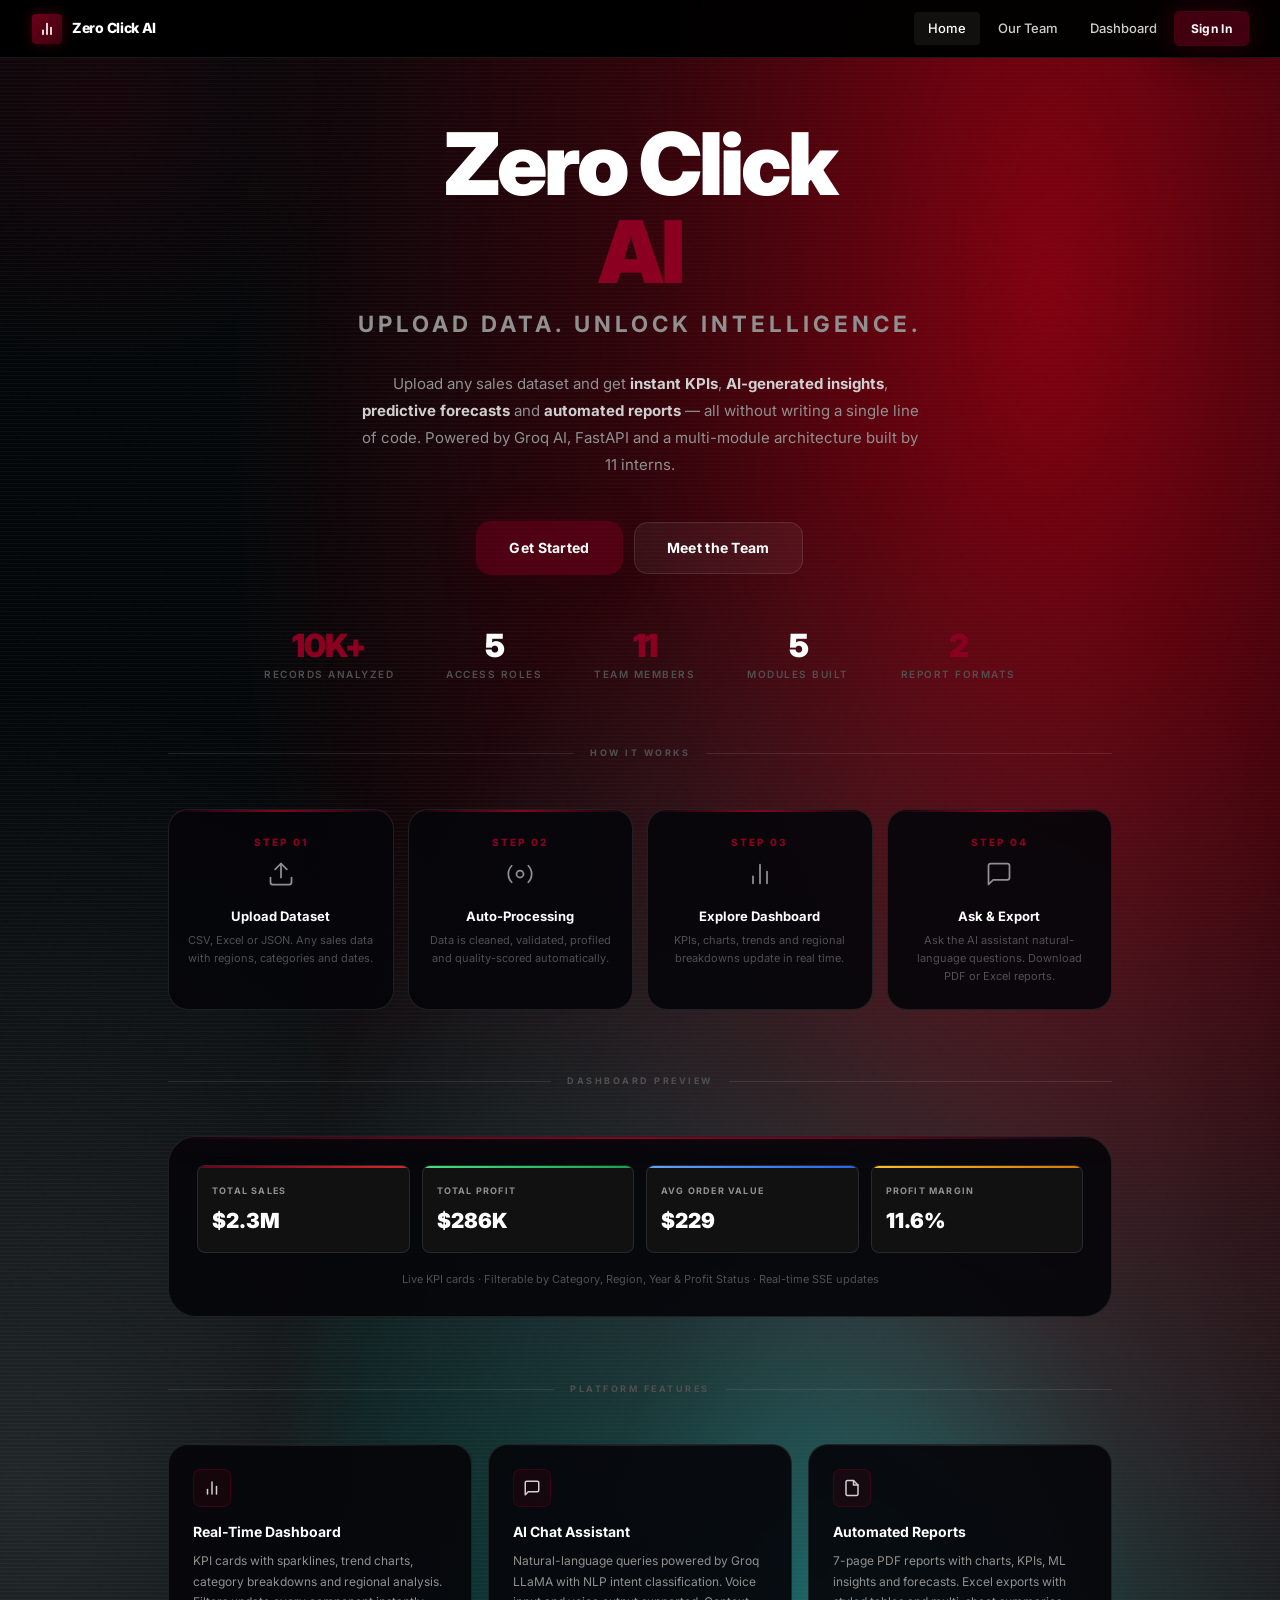
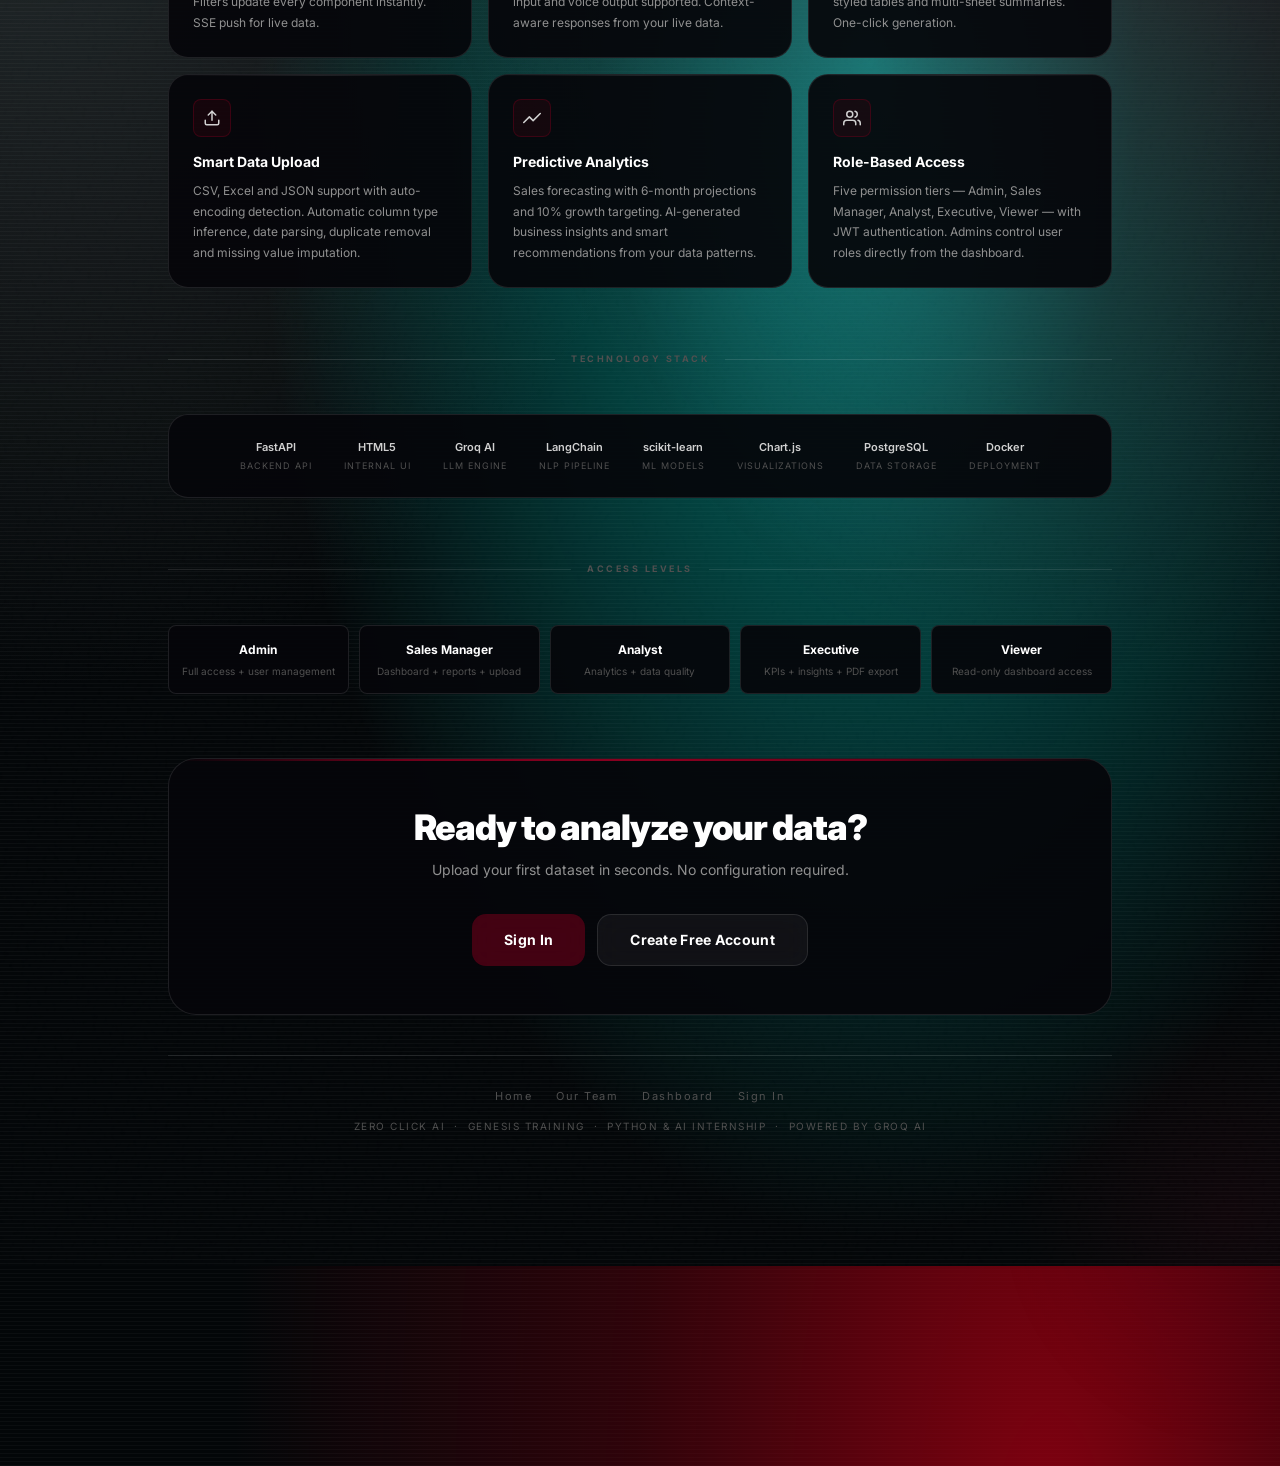
<file: frontend/index.html>
<!DOCTYPE html>
<html lang="en">
<head>
  <meta charset="UTF-8"/>
  <meta name="viewport" content="width=device-width, initial-scale=1.0"/>
  <title>AI Sales Analytics</title>
  <!-- Instant redirect — index.html is the entry point, always lands on landing page -->
  <meta http-equiv="refresh" content="0;url=landing.html"/>
  <script>window.location.replace('landing.html');</script>
</head>
<body style="background:#030608;color:#fff;font-family:Inter,sans-serif;display:flex;align-items:center;justify-content:center;height:100vh;margin:0;">
  <p style="font-size:13px;color:#555;">Redirecting to <a href="landing.html" style="color:#6D001A;">landing page</a>…</p>
</body>
</html>
</file>
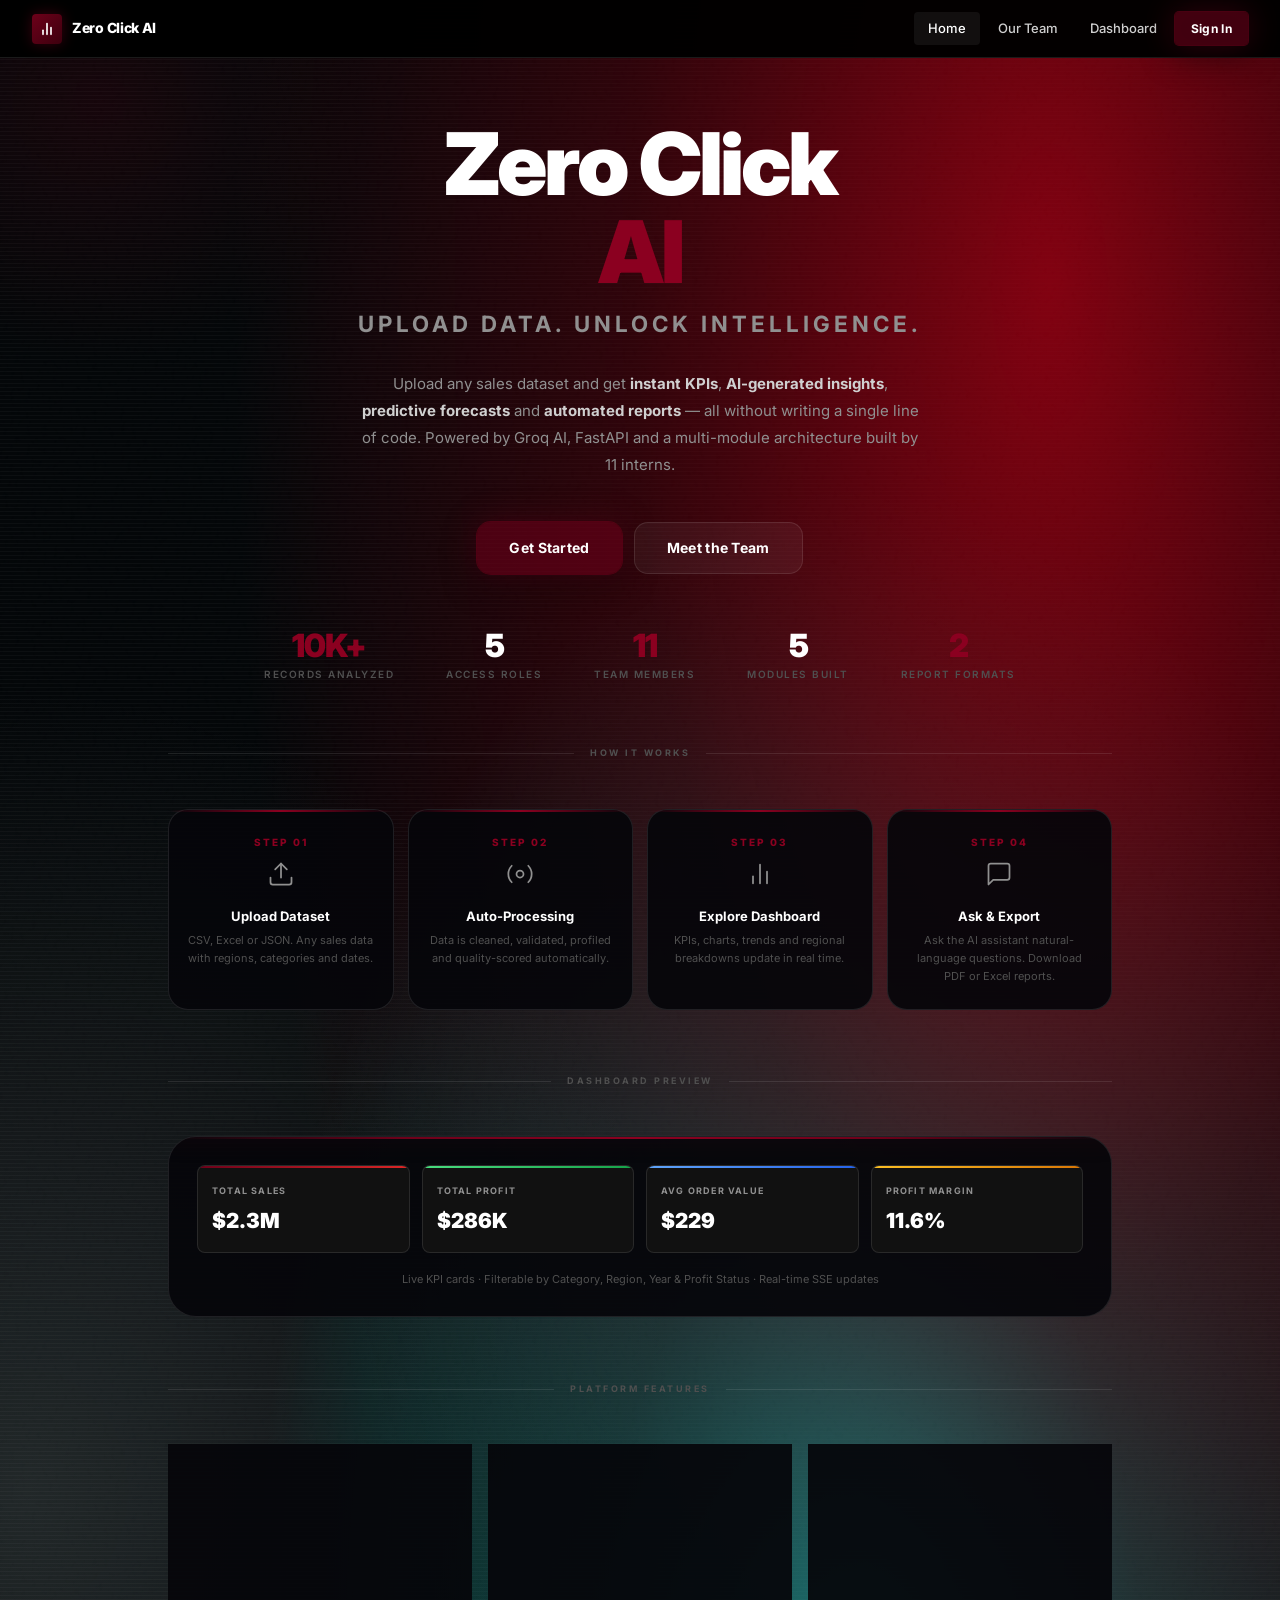
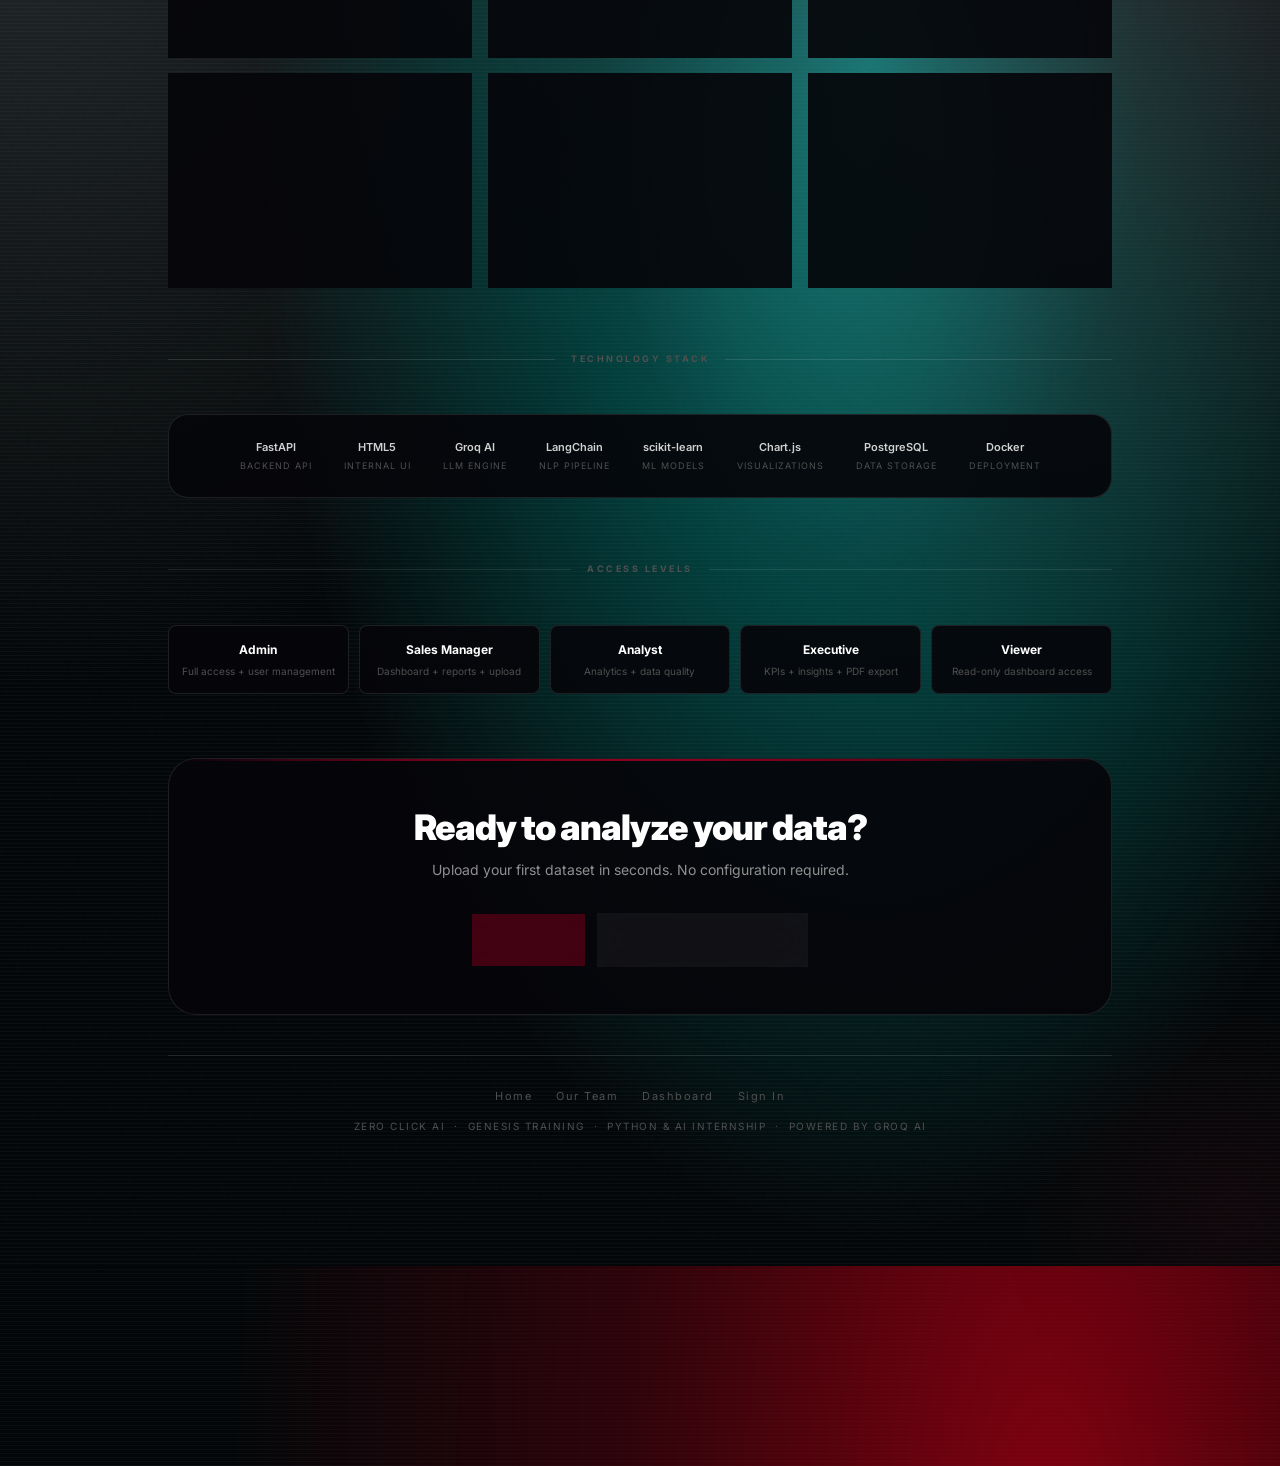
<file: frontend/landing.html>
<!DOCTYPE html>
<html lang="en">

<head>
  <meta charset="UTF-8" />
  <meta name="viewport" content="width=device-width, initial-scale=1.0" />
  <title>Zero Click AI — Intelligent Sales Analytics Platform</title>
  <meta name="description"
    content="Zero Click AI transforms raw sales data into real-time intelligence. Upload any dataset and get instant KPIs, AI insights, forecasts and automated reports." />
  <script>
    document.documentElement.classList.add("has-motion-js");
    if (window.matchMedia && window.matchMedia("(prefers-reduced-motion: reduce)").matches) {
      document.documentElement.classList.add("reduce-motion");
    }
  </script>
  <link rel="stylesheet" href="styles.css" />
  <style>
    .lp-container {
      max-width: 1000px;
      margin: 0 auto;
      padding: 0 28px 100px;
      position: relative;
      z-index: 1;
    }

    /* ── Nav ── */
    .nav-links a.active {
      color: var(--white);
    }

    /* ── Hero ── */
    .hero {
      text-align: center;
      padding: 120px 28px 0;
      position: relative;
      z-index: 1;
    }

    .eyebrow-pill {
      display: inline-flex;
      align-items: center;
      gap: 8px;
      font-size: 10px;
      font-weight: 700;
      letter-spacing: 2px;
      text-transform: uppercase;
      color: var(--white-60);
      background: rgba(255, 255, 255, 0.04);
      border: 1px solid var(--glass-border);
      border-radius: 20px;
      padding: 6px 16px;
    }

    .eyebrow-dot {
      width: 6px;
      height: 6px;
      border-radius: 50%;
      background: var(--burgundy-lt);
      box-shadow: 0 0 8px var(--burgundy-lt);
      display: inline-block;
    }

    .hero-title {
      font-size: clamp(3rem, 7vw, 5.4rem);
      font-weight: 900;
      letter-spacing: -3px;
      line-height: 1.02;
      margin-bottom: 10px;
      color: var(--white);
    }

    .hero-title .burg {
      color: var(--burgundy-lt);
    }

    .hero-product-name {
      font-size: clamp(1.1rem, 2.5vw, 1.4rem);
      font-weight: 700;
      color: var(--text-muted);
      letter-spacing: 4px;
      text-transform: uppercase;
      margin-bottom: 28px;
    }

    .hero-sub {
      max-width: 560px;
      margin: 0 auto 44px;
      font-size: 15px;
      line-height: 1.8;
      color: var(--text-muted);
    }

    .hero-sub b {
      color: var(--text-secondary);
    }

    .hero-cta {
      display: flex;
      gap: 12px;
      justify-content: center;
      flex-wrap: wrap;
    }

    .hero-reveal {
      will-change: transform, opacity, filter;
    }

    html.has-motion-js .hero-reveal {
      opacity: 0;
      transform: translateY(30px) scale(0.985);
      filter: blur(10px);
    }

    html.has-motion-js body.hero-animate-in .hero-reveal {
      animation: heroReveal 0.95s var(--ease) forwards;
    }

    html.has-motion-js body.hero-animate-in .hero-reveal.hero-delay-1 {
      animation-delay: 0.08s;
    }

    html.has-motion-js body.hero-animate-in .hero-reveal.hero-delay-2 {
      animation-delay: 0.18s;
    }

    html.has-motion-js body.hero-animate-in .hero-reveal.hero-delay-3 {
      animation-delay: 0.28s;
    }

    html.has-motion-js body.hero-animate-in .hero-reveal.hero-delay-4 {
      animation-delay: 0.38s;
    }

    /* ── Stats strip ── */
    .stats-strip {
      display: flex;
      justify-content: center;
      gap: 52px;
      flex-wrap: wrap;
      margin: 56px 0 64px;
    }

    .stat-item {
      text-align: center;
    }

    .stat-num {
      font-size: 2rem;
      font-weight: 900;
      color: var(--white);
    }

    .stat-num-burg {
      color: var(--burgundy-lt) !important;
    }

    .stat-label {
      font-size: 10px;
      font-weight: 600;
      color: var(--text-hint);
      text-transform: uppercase;
      letter-spacing: 1.5px;
      margin-top: 4px;
    }

    html.has-motion-js .stats-strip .stat-item,
    html.has-motion-js .workflow-grid .workflow-step {
      opacity: 0;
      transform: translateY(24px) scale(0.985);
      transition: opacity 0.8s var(--ease), transform 0.8s var(--ease);
      transition-delay: calc(var(--stagger-index, 0) * 90ms);
    }

    html.has-motion-js .reveal-section.is-visible .stat-item,
    html.has-motion-js .reveal-section.is-visible .workflow-step {
      opacity: 1;
      transform: none;
    }

    /* ── Divider label ── */
    .divider-row {
      display: flex;
      align-items: center;
      gap: 16px;
      margin-bottom: 48px;
    }

    .divider-row .line {
      flex: 1;
      height: 1px;
      background: var(--glass-border);
    }

    .divider-row span {
      font-size: 9px;
      font-weight: 700;
      letter-spacing: 2.5px;
      text-transform: uppercase;
      color: var(--text-hint);
      white-space: nowrap;
    }

    .reveal-section {
      will-change: transform, opacity, filter;
    }

    html.has-motion-js .reveal-section {
      opacity: 0;
      transform: translateY(34px) scale(0.99);
      filter: blur(10px);
      transition: opacity 0.85s var(--ease), transform 0.85s var(--ease), filter 0.85s var(--ease);
    }

    html.has-motion-js .reveal-section.is-visible {
      opacity: 1;
      transform: none;
      filter: none;
    }

    /* ── How it works ── */
    .workflow-grid {
      display: grid;
      grid-template-columns: repeat(4, 1fr);
      gap: 14px;
      margin-bottom: 64px;
    }

    @media(max-width: 720px) {
      .workflow-grid {
        grid-template-columns: repeat(2, 1fr);
      }
    }

    .workflow-step {
      background: var(--glass-bg);
      border: 1px solid var(--glass-border);
      border-radius: var(--r-lg);
      padding: 24px 18px;
      text-align: center;
      position: relative;
    }

    .workflow-step::before {
      content: '';
      position: absolute;
      top: 0;
      left: 0;
      right: 0;
      height: 2px;
      background: linear-gradient(90deg, transparent, var(--burgundy-lt), transparent);
    }

    .step-num {
      font-size: 10px;
      font-weight: 800;
      color: var(--burgundy-lt);
      letter-spacing: 2px;
      text-transform: uppercase;
      margin-bottom: 10px;
    }

    .step-icon {
      margin-bottom: 10px;
      color: var(--text-muted);
    }

    .step-title {
      font-size: 13px;
      font-weight: 700;
      color: var(--white);
      margin-bottom: 6px;
    }

    .step-desc {
      font-size: 11px;
      color: var(--text-hint);
      line-height: 1.6;
    }

    /* ── Preview card ── */
    .preview-card {
      background: var(--glass-bg);
      backdrop-filter: blur(28px);
      border: 1px solid var(--glass-border);
      border-radius: var(--r-xl);
      padding: 28px;
      margin-bottom: 64px;
      position: relative;
      overflow: hidden;
    }

    .preview-card::before {
      content: '';
      position: absolute;
      top: 0;
      left: 0;
      right: 0;
      height: 2px;
      background: linear-gradient(90deg, transparent, var(--burgundy), var(--burgundy-lt), var(--burgundy), transparent);
      box-shadow: 0 0 20px rgba(109, 0, 26, 0.5);
    }

    .preview-kpi-grid {
      display: grid;
      grid-template-columns: repeat(4, 1fr);
      gap: 12px;
    }

    @media(max-width: 600px) {
      .preview-kpi-grid {
        grid-template-columns: repeat(2, 1fr);
      }
    }

    .mini-kpi {
      background: var(--black-2);
      border: 1px solid var(--glass-border);
      border-radius: var(--r-sm);
      padding: 14px;
      overflow: hidden;
      position: relative;
    }

    .mini-kpi-bar {
      position: absolute;
      top: 0;
      left: 0;
      right: 0;
      height: 2px;
    }

    .mini-kpi-label {
      font-size: 9px;
      font-weight: 700;
      letter-spacing: 1.2px;
      text-transform: uppercase;
      color: var(--text-muted);
      margin-bottom: 6px;
      margin-top: 4px;
    }

    .mini-kpi-value {
      font-size: 1.3rem;
      font-weight: 900;
      color: var(--white);
    }

    .preview-hint {
      margin-top: 18px;
      text-align: center;
      font-size: 11px;
      color: var(--text-hint);
    }

    /* ── Features grid ── */
    .features-grid {
      display: grid;
      grid-template-columns: repeat(3, 1fr);
      gap: 16px;
      margin-bottom: 64px;
    }

    @media(max-width: 720px) {
      .features-grid {
        grid-template-columns: 1fr;
      }
    }

    .feature-card {
      background: var(--glass-bg);
      border: 1px solid var(--glass-border);
      border-radius: var(--r-lg);
      padding: 24px;
      position: relative;
      overflow: hidden;
      transition: border-color 0.2s, transform 0.2s;
    }

    .feature-card:hover {
      border-color: var(--burgundy-border);
      transform: translateY(-3px);
    }

    .feature-icon-box {
      width: 38px;
      height: 38px;
      background: var(--burgundy-dim);
      border: 1px solid var(--burgundy-border);
      border-radius: var(--r-sm);
      display: flex;
      align-items: center;
      justify-content: center;
      margin-bottom: 14px;
      color: var(--burgundy-lt);
    }

    .feature-title {
      font-size: 14px;
      font-weight: 700;
      color: var(--white);
      margin-bottom: 8px;
    }

    .feature-desc {
      font-size: 12px;
      color: var(--text-muted);
      line-height: 1.7;
    }

    /* ── Roles grid ── */
    .roles-grid {
      display: grid;
      grid-template-columns: repeat(5, 1fr);
      gap: 10px;
      margin-bottom: 64px;
    }

    @media(max-width: 720px) {
      .roles-grid {
        grid-template-columns: repeat(2, 1fr);
      }
    }

    .role-card {
      background: var(--glass-bg);
      border: 1px solid var(--glass-border);
      border-radius: var(--r-sm);
      padding: 14px 10px;
      text-align: center;
    }

    .role-name {
      font-size: 12px;
      font-weight: 700;
      color: var(--white);
      margin-bottom: 4px;
    }

    .role-desc {
      font-size: 10px;
      color: var(--text-hint);
    }

    /* ── Tech stack strip ── */
    .tech-strip {
      display: flex;
      justify-content: center;
      align-items: center;
      gap: 32px;
      flex-wrap: wrap;
      margin-bottom: 64px;
      padding: 24px 28px;
      background: var(--glass-bg);
      border: 1px solid var(--glass-border);
      border-radius: var(--r-lg);
    }

    .tech-item {
      text-align: center;
    }

    .tech-name {
      font-size: 11px;
      font-weight: 600;
      color: var(--text-secondary);
    }

    .tech-role {
      font-size: 9px;
      color: var(--text-hint);
      text-transform: uppercase;
      letter-spacing: 1px;
      margin-top: 2px;
    }

    /* ── CTA block ── */
    .cta-block {
      background: var(--glass-bg);
      backdrop-filter: blur(28px);
      border: 1px solid var(--glass-border);
      border-radius: var(--r-xl);
      padding: 48px 40px;
      text-align: center;
      position: relative;
      overflow: hidden;
    }

    .cta-block::before {
      content: '';
      position: absolute;
      top: 0;
      left: 0;
      right: 0;
      height: 2px;
      background: linear-gradient(90deg, transparent, var(--burgundy), var(--burgundy-lt), var(--burgundy), transparent);
    }

    .cta-block h2 {
      font-size: 2.2rem;
      font-weight: 900;
      letter-spacing: -1px;
      margin-bottom: 12px;
    }

    .cta-block p {
      color: var(--text-muted);
      margin-bottom: 32px;
      font-size: 14px;
    }

    .cta-row {
      display: flex;
      gap: 12px;
      justify-content: center;
      flex-wrap: wrap;
    }

    .cta-premium .btn-burg {
      animation: ctaPulse 3.8s ease-in-out infinite;
      box-shadow: 0 0 0 rgba(139, 0, 32, 0.0);
    }

    @keyframes heroReveal {
      0% {
        opacity: 0;
        transform: translateY(30px) scale(0.985);
        filter: blur(10px);
      }

      65% {
        opacity: 1;
        transform: translateY(-2px) scale(1);
        filter: blur(0);
      }

      100% {
        opacity: 1;
        transform: none;
        filter: blur(0);
      }
    }

    @keyframes ctaPulse {

      0%,
      100% {
        box-shadow: 0 0 0 rgba(139, 0, 32, 0.0), 0 0 0 rgba(255, 255, 255, 0.0);
        transform: translateY(0);
      }

      50% {
        box-shadow: 0 0 28px rgba(139, 0, 32, 0.28), 0 0 52px rgba(109, 0, 26, 0.12);
        transform: translateY(-1px);
      }
    }

    @media (prefers-reduced-motion: reduce) {

      .hero-reveal,
      .reveal-section,
      .stats-strip .stat-item,
      .workflow-grid .workflow-step,
      .cta-premium .btn-burg {
        animation: none !important;
        transition: none !important;
        transform: none !important;
        opacity: 1 !important;
        filter: none !important;
      }
    }

    /* ── Footer ── */
    .footer {
      text-align: center;
      padding: 32px 28px;
      border-top: 1px solid var(--glass-border);
      margin-top: 40px;
      font-size: 10px;
      color: var(--text-hint);
      letter-spacing: 1.5px;
    }

    .footer-links {
      display: flex;
      justify-content: center;
      gap: 24px;
      margin-bottom: 12px;
    }

    .footer-links a {
      font-size: 11px;
      color: var(--text-hint);
      text-decoration: none;
      transition: color 0.2s;
    }

    .footer-links a:hover {
      color: var(--white-60);
    }
  </style>
</head>

<body class="page-fade">
  <div class="bg-glow-tl"></div>
  <div class="bg-glow-br"></div>

  <!-- Nav -->
  <nav class="nav">
    <div class="nav-brand">
      <div class="nav-brand-icon">
        <svg xmlns="http://www.w3.org/2000/svg" width="16" height="16" viewBox="0 0 24 24" fill="none"
          stroke="currentColor" stroke-width="2.5" stroke-linecap="round" stroke-linejoin="round">
          <line x1="18" y1="20" x2="18" y2="10" />
          <line x1="12" y1="20" x2="12" y2="4" />
          <line x1="6" y1="20" x2="6" y2="14" />
        </svg>
      </div>
      Zero Click AI
    </div>
    <div class="nav-links">
      <a href="landing.html" class="nav-link active">Home</a>
      <a href="team.html" class="nav-link">Our Team</a>
      <a href="dashboard.html" class="nav-link">Dashboard</a>
      <a href="login.html" class="btn btn-burg btn-sm">Sign In</a>
    </div>
  </nav>

  <!-- Hero -->
  <div class="hero">
    <h1 class="hero-title hero-reveal hero-delay-1">Zero Click<br><span class="burg">AI</span></h1>
    <div class="hero-product-name hero-reveal hero-delay-2">Upload Data. Unlock Intelligence.</div>
    <p class="hero-sub hero-reveal hero-delay-3">
      Upload any sales dataset and get <b>instant KPIs</b>, <b>AI-generated insights</b>,
      <b>predictive forecasts</b> and <b>automated reports</b> — all without writing a single line of code.
      Powered by Groq AI, FastAPI and a multi-module architecture built by 11 interns.
    </p>
    <div class="hero-cta hero-reveal hero-delay-4">
      <a href="login.html" class="btn btn-burg btn-lg">Get Started</a>
      <a href="team.html" class="btn btn-outline btn-lg">Meet the Team</a>
    </div>
  </div>

  <div class="lp-container">

    <!-- Stats -->
    <div class="stats-strip reveal-section">
      <div class="stat-item">
        <div class="stat-num stat-num-burg" data-target="10000" data-format="compact-plus">10K+</div>
        <div class="stat-label">Records Analyzed</div>
      </div>
      <div class="stat-item">
        <div class="stat-num" data-target="5">5</div>
        <div class="stat-label">Access Roles</div>
      </div>
      <div class="stat-item">
        <div class="stat-num stat-num-burg" data-target="11">11</div>
        <div class="stat-label">Team Members</div>
      </div>
      <div class="stat-item">
        <div class="stat-num" data-target="5">5</div>
        <div class="stat-label">Modules Built</div>
      </div>
      <div class="stat-item">
        <div class="stat-num stat-num-burg" data-target="2">2</div>
        <div class="stat-label">Report Formats</div>
      </div>
    </div>

    <!-- How it works -->
    <div class="divider-row reveal-section">
      <div class="line"></div><span>How It Works</span>
      <div class="line"></div>
    </div>
    <div class="workflow-grid reveal-section">
      <div class="workflow-step">
        <div class="step-num">Step 01</div>
        <div class="step-icon">
          <svg xmlns="http://www.w3.org/2000/svg" width="28" height="28" viewBox="0 0 24 24" fill="none"
            stroke="currentColor" stroke-width="1.5" stroke-linecap="round" stroke-linejoin="round">
            <path d="M21 15v4a2 2 0 0 1-2 2H5a2 2 0 0 1-2-2v-4" />
            <polyline points="17 8 12 3 7 8" />
            <line x1="12" y1="3" x2="12" y2="15" />
          </svg>
        </div>
        <div class="step-title">Upload Dataset</div>
        <div class="step-desc">CSV, Excel or JSON. Any sales data with regions, categories and dates.</div>
      </div>
      <div class="workflow-step">
        <div class="step-num">Step 02</div>
        <div class="step-icon">
          <svg xmlns="http://www.w3.org/2000/svg" width="28" height="28" viewBox="0 0 24 24" fill="none"
            stroke="currentColor" stroke-width="1.5" stroke-linecap="round" stroke-linejoin="round">
            <circle cx="12" cy="12" r="3" />
            <path d="M19.07 4.93a10 10 0 0 1 0 14.14" />
            <path d="M4.93 4.93a10 10 0 0 0 0 14.14" />
          </svg>
        </div>
        <div class="step-title">Auto-Processing</div>
        <div class="step-desc">Data is cleaned, validated, profiled and quality-scored automatically.</div>
      </div>
      <div class="workflow-step">
        <div class="step-num">Step 03</div>
        <div class="step-icon">
          <svg xmlns="http://www.w3.org/2000/svg" width="28" height="28" viewBox="0 0 24 24" fill="none"
            stroke="currentColor" stroke-width="1.5" stroke-linecap="round" stroke-linejoin="round">
            <line x1="18" y1="20" x2="18" y2="10" />
            <line x1="12" y1="20" x2="12" y2="4" />
            <line x1="6" y1="20" x2="6" y2="14" />
          </svg>
        </div>
        <div class="step-title">Explore Dashboard</div>
        <div class="step-desc">KPIs, charts, trends and regional breakdowns update in real time.</div>
      </div>
      <div class="workflow-step">
        <div class="step-num">Step 04</div>
        <div class="step-icon">
          <svg xmlns="http://www.w3.org/2000/svg" width="28" height="28" viewBox="0 0 24 24" fill="none"
            stroke="currentColor" stroke-width="1.5" stroke-linecap="round" stroke-linejoin="round">
            <path d="M21 15a2 2 0 0 1-2 2H7l-4 4V5a2 2 0 0 1 2-2h14a2 2 0 0 1 2 2z" />
          </svg>
        </div>
        <div class="step-title">Ask &amp; Export</div>
        <div class="step-desc">Ask the AI assistant natural-language questions. Download PDF or Excel reports.</div>
      </div>
    </div>

    <!-- Preview -->
    <div class="divider-row reveal-section">
      <div class="line"></div><span>Dashboard Preview</span>
      <div class="line"></div>
    </div>
    <div class="preview-card reveal-section">
      <div class="preview-kpi-grid">
        <div class="mini-kpi">
          <div class="mini-kpi-bar" style="background:linear-gradient(90deg,#6D001A,#DC2626)"></div>
          <div class="mini-kpi-label">Total Sales</div>
          <div class="mini-kpi-value">$2.3M</div>
        </div>
        <div class="mini-kpi">
          <div class="mini-kpi-bar" style="background:linear-gradient(90deg,#4ade80,#16a34a)"></div>
          <div class="mini-kpi-label">Total Profit</div>
          <div class="mini-kpi-value">$286K</div>
        </div>
        <div class="mini-kpi">
          <div class="mini-kpi-bar" style="background:linear-gradient(90deg,#60a5fa,#2563eb)"></div>
          <div class="mini-kpi-label">Avg Order Value</div>
          <div class="mini-kpi-value">$229</div>
        </div>
        <div class="mini-kpi">
          <div class="mini-kpi-bar" style="background:linear-gradient(90deg,#fbbf24,#d97706)"></div>
          <div class="mini-kpi-label">Profit Margin</div>
          <div class="mini-kpi-value">11.6%</div>
        </div>
      </div>
      <div class="preview-hint">Live KPI cards · Filterable by Category, Region, Year &amp; Profit Status · Real-time
        SSE updates</div>
    </div>

    <!-- Features -->
    <div class="divider-row reveal-section">
      <div class="line"></div><span>Platform Features</span>
      <div class="line"></div>
    </div>
    <div class="features-grid reveal-section">
      <div class="feature-card">
        <div class="feature-icon-box">
          <svg xmlns="http://www.w3.org/2000/svg" width="18" height="18" viewBox="0 0 24 24" fill="none"
            stroke="currentColor" stroke-width="2" stroke-linecap="round" stroke-linejoin="round">
            <line x1="18" y1="20" x2="18" y2="10" />
            <line x1="12" y1="20" x2="12" y2="4" />
            <line x1="6" y1="20" x2="6" y2="14" />
          </svg>
        </div>
        <div class="feature-title">Real-Time Dashboard</div>
        <div class="feature-desc">KPI cards with sparklines, trend charts, category breakdowns and regional analysis.
          Filters update every component instantly. SSE push for live data.</div>
      </div>
      <div class="feature-card">
        <div class="feature-icon-box">
          <svg xmlns="http://www.w3.org/2000/svg" width="18" height="18" viewBox="0 0 24 24" fill="none"
            stroke="currentColor" stroke-width="2" stroke-linecap="round" stroke-linejoin="round">
            <path d="M21 15a2 2 0 0 1-2 2H7l-4 4V5a2 2 0 0 1 2-2h14a2 2 0 0 1 2 2z" />
          </svg>
        </div>
        <div class="feature-title">AI Chat Assistant</div>
        <div class="feature-desc">Natural-language queries powered by Groq LLaMA with NLP intent classification. Voice
          input and voice output supported. Context-aware responses from your live data.</div>
      </div>
      <div class="feature-card">
        <div class="feature-icon-box">
          <svg xmlns="http://www.w3.org/2000/svg" width="18" height="18" viewBox="0 0 24 24" fill="none"
            stroke="currentColor" stroke-width="2" stroke-linecap="round" stroke-linejoin="round">
            <path d="M14 2H6a2 2 0 0 0-2 2v16a2 2 0 0 0 2 2h12a2 2 0 0 0 2-2V8z" />
            <polyline points="14 2 14 8 20 8" />
          </svg>
        </div>
        <div class="feature-title">Automated Reports</div>
        <div class="feature-desc">7-page PDF reports with charts, KPIs, ML insights and forecasts. Excel exports with
          styled tables and multi-sheet summaries. One-click generation.</div>
      </div>
      <div class="feature-card">
        <div class="feature-icon-box">
          <svg xmlns="http://www.w3.org/2000/svg" width="18" height="18" viewBox="0 0 24 24" fill="none"
            stroke="currentColor" stroke-width="2" stroke-linecap="round" stroke-linejoin="round">
            <path d="M21 15v4a2 2 0 0 1-2 2H5a2 2 0 0 1-2-2v-4" />
            <polyline points="17 8 12 3 7 8" />
            <line x1="12" y1="3" x2="12" y2="15" />
          </svg>
        </div>
        <div class="feature-title">Smart Data Upload</div>
        <div class="feature-desc">CSV, Excel and JSON support with auto-encoding detection. Automatic column type
          inference, date parsing, duplicate removal and missing value imputation.</div>
      </div>
      <div class="feature-card">
        <div class="feature-icon-box">
          <svg xmlns="http://www.w3.org/2000/svg" width="18" height="18" viewBox="0 0 24 24" fill="none"
            stroke="currentColor" stroke-width="2" stroke-linecap="round" stroke-linejoin="round">
            <polyline points="23 6 13.5 15.5 8.5 10.5 1 18" />
          </svg>
        </div>
        <div class="feature-title">Predictive Analytics</div>
        <div class="feature-desc">Sales forecasting with 6-month projections and 10% growth targeting. AI-generated
          business insights and smart recommendations from your data patterns.</div>
      </div>
      <div class="feature-card">
        <div class="feature-icon-box">
          <svg xmlns="http://www.w3.org/2000/svg" width="18" height="18" viewBox="0 0 24 24" fill="none"
            stroke="currentColor" stroke-width="2" stroke-linecap="round" stroke-linejoin="round">
            <path d="M17 21v-2a4 4 0 0 0-4-4H5a4 4 0 0 0-4 4v2" />
            <circle cx="9" cy="7" r="4" />
            <path d="M23 21v-2a4 4 0 0 0-3-3.87" />
            <path d="M16 3.13a4 4 0 0 1 0 7.75" />
          </svg>
        </div>
        <div class="feature-title">Role-Based Access</div>
        <div class="feature-desc">Five permission tiers — Admin, Sales Manager, Analyst, Executive, Viewer — with JWT
          authentication. Admins control user roles directly from the dashboard.</div>
      </div>
    </div>

    <!-- Tech Stack -->
    <div class="divider-row reveal-section">
      <div class="line"></div><span>Technology Stack</span>
      <div class="line"></div>
    </div>
    <div class="tech-strip reveal-section">
      <div class="tech-item">
        <div class="tech-name">FastAPI</div>
        <div class="tech-role">Backend API</div>
      </div>
      <div class="tech-item">
        <div class="tech-name">HTML5</div>
        <div class="tech-role">Internal UI</div>
      </div>
      <div class="tech-item">
        <div class="tech-name">Groq AI</div>
        <div class="tech-role">LLM Engine</div>
      </div>
      <div class="tech-item">
        <div class="tech-name">LangChain</div>
        <div class="tech-role">NLP Pipeline</div>
      </div>
      <div class="tech-item">
        <div class="tech-name">scikit-learn</div>
        <div class="tech-role">ML Models</div>
      </div>
      <div class="tech-item">
        <div class="tech-name">Chart.js</div>
        <div class="tech-role">Visualizations</div>
      </div>
      <div class="tech-item">
        <div class="tech-name">PostgreSQL</div>
        <div class="tech-role">Data Storage</div>
      </div>
      <div class="tech-item">
        <div class="tech-name">Docker</div>
        <div class="tech-role">Deployment</div>
      </div>
    </div>

    <!-- Roles -->
    <div class="divider-row reveal-section">
      <div class="line"></div><span>Access Levels</span>
      <div class="line"></div>
    </div>
    <div class="roles-grid reveal-section">
      <div class="role-card">
        <div class="role-name">Admin</div>
        <div class="role-desc">Full access + user management</div>
      </div>
      <div class="role-card">
        <div class="role-name">Sales Manager</div>
        <div class="role-desc">Dashboard + reports + upload</div>
      </div>
      <div class="role-card">
        <div class="role-name">Analyst</div>
        <div class="role-desc">Analytics + data quality</div>
      </div>
      <div class="role-card">
        <div class="role-name">Executive</div>
        <div class="role-desc">KPIs + insights + PDF export</div>
      </div>
      <div class="role-card">
        <div class="role-name">Viewer</div>
        <div class="role-desc">Read-only dashboard access</div>
      </div>
    </div>

    <!-- CTA -->
    <div class="cta-block cta-premium reveal-section">
      <h2>Ready to analyze your data?</h2>
      <p>Upload your first dataset in seconds. No configuration required.</p>
      <div class="cta-row">
        <a href="login.html" class="btn btn-burg btn-lg">Sign In</a>
        <a href="register.html" class="btn btn-outline btn-lg">Create Free Account</a>
      </div>
    </div>

    <!-- Footer -->
    <div class="footer">
      <div class="footer-links">
        <a href="landing.html">Home</a>
        <a href="team.html">Our Team</a>
        <a href="dashboard.html">Dashboard</a>
        <a href="login.html">Sign In</a>
      </div>
      ZERO CLICK AI &nbsp;·&nbsp; GENESIS TRAINING &nbsp;·&nbsp; PYTHON &amp; AI INTERNSHIP &nbsp;·&nbsp; POWERED BY
      GROQ AI
    </div>

  </div>
  <script>
    document.addEventListener("DOMContentLoaded", () => {
      const reduceMotion = document.documentElement.classList.contains("reduce-motion");
      const revealSections = Array.from(document.querySelectorAll(".reveal-section"));
      const statItems = Array.from(document.querySelectorAll(".stats-strip .stat-item"));
      const workflowSteps = Array.from(document.querySelectorAll(".workflow-grid .workflow-step"));

      statItems.forEach((item, index) => item.style.setProperty("--stagger-index", index));
      workflowSteps.forEach((item, index) => item.style.setProperty("--stagger-index", index));

      document.body.classList.add("hero-animate-in");

      if (reduceMotion) {
        revealSections.forEach((section) => section.classList.add("is-visible"));
        document.querySelectorAll(".stat-num[data-target]").forEach((el) => {
          el.textContent = formatStatValue(Number(el.dataset.target || 0), el.dataset.format || "");
        });
        return;
      }

      if (!("IntersectionObserver" in window)) {
        revealSections.forEach((section) => section.classList.add("is-visible"));
        document.querySelectorAll(".stat-num[data-target]").forEach(animateStat);
        return;
      }

      const observer = new IntersectionObserver((entries, obs) => {
        entries.forEach((entry) => {
          if (!entry.isIntersecting) return;
          entry.target.classList.add("is-visible");

          if (entry.target.classList.contains("stats-strip")) {
            entry.target.querySelectorAll(".stat-num[data-target]").forEach(animateStat);
          }

          obs.unobserve(entry.target);
        });
      }, {
        threshold: 0.18,
        rootMargin: "0px 0px -10% 0px"
      });

      revealSections.forEach((section) => observer.observe(section));
    });

    function animateStat(el) {
      if (!el || el.dataset.animated === "true") return;
      el.dataset.animated = "true";

      const target = Number(el.dataset.target || 0);
      const format = el.dataset.format || "";
      const duration = 1400;
      const start = performance.now();

      function step(now) {
        const progress = Math.min((now - start) / duration, 1);
        const eased = 1 - Math.pow(1 - progress, 3);
        const value = Math.round(target * eased);
        el.textContent = formatStatValue(value, format);

        if (progress < 1) {
          requestAnimationFrame(step);
        } else {
          el.textContent = formatStatValue(target, format);
        }
      }

      requestAnimationFrame(step);
    }

    function formatStatValue(value, format) {
      if (format === "compact-plus") {
        if (value >= 1000) {
          return `${Math.max(1, Math.round(value / 1000))}K+`;
        }
        return `${Math.round(value)}+`;
      }
      return String(Math.round(value));
    }
  </script>
</body>

</html>
</file>
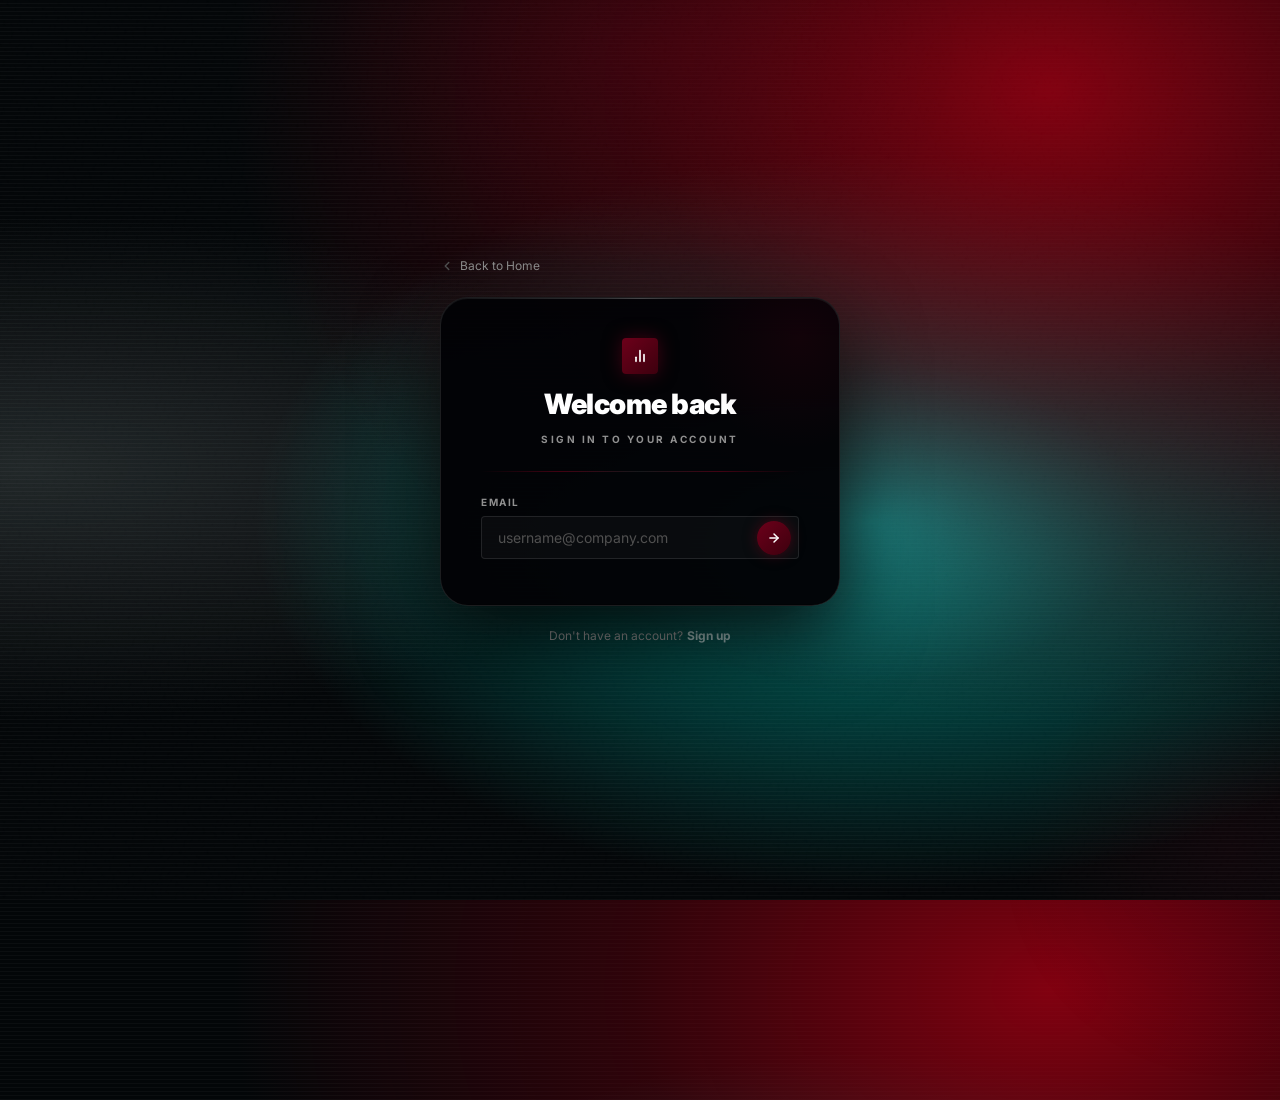
<file: frontend/login.html>
<!DOCTYPE html>
<html lang="en">
<head>
  <meta charset="UTF-8"/>
  <meta name="viewport" content="width=device-width, initial-scale=1.0"/>
  <title>Sign In — Zero Click AI</title>
  <meta name="description" content="Sign in to your Zero Click AI dashboard account."/>
  <link rel="stylesheet" href="styles.css"/>
  <style>
    body { display:flex; align-items:center; justify-content:center; min-height:100vh; padding:24px; }

    /* ── Top burgundy glow ── */
    .top-glow {
      position:fixed; top:-200px; left:50%; transform:translateX(-50%);
      width:700px; height:500px;
      background:radial-gradient(ellipse, rgba(109,0,26,0.22) 0%, transparent 65%);
      pointer-events:none; z-index:0;
    }

    .login-wrap { width:100%; max-width:400px; position:relative; z-index:1; }

    /* ── Back link ── */
    .back-link {
      display:inline-flex; align-items:center; gap:6px;
      font-size:12px; color:var(--text-muted); margin-bottom:22px;
      transition:color 0.2s; cursor:pointer;
    }
    .back-link:hover { color:var(--white); }
    .back-link svg { color:var(--text-hint); transition:color 0.2s; }
    .back-link:hover svg { color:var(--white-60); }

    /* ── Card ── */
    .login-card {
      background:var(--glass-bg-heavy); backdrop-filter:blur(32px);
      -webkit-backdrop-filter:blur(32px);
      border-radius:var(--r-xl); border:1px solid var(--glass-border);
      box-shadow:
        0 32px 80px rgba(0,0,0,0.75),
        0 0 60px rgba(109,0,26,0.12),
        var(--shadow-inset);
      padding:40px 40px 32px; position:relative; overflow:hidden;
    }
    /* Top shimmer */
    .login-card::before {
      content:''; position:absolute; top:0; left:0; right:0; height:1px;
      background:linear-gradient(90deg, transparent 0%, rgba(255,255,255,0.12) 40%, rgba(255,255,255,0.22) 50%, rgba(255,255,255,0.12) 60%, transparent 100%);
    }
    /* Burgundy inner corner glow */
    .login-card::after {
      content:''; position:absolute; top:-80px; right:-80px;
      width:240px; height:240px;
      background:radial-gradient(circle, rgba(109,0,26,0.14) 0%, transparent 65%);
      pointer-events:none;
    }

    /* ── Brand row ── */
    .brand-row {
      display:flex; align-items:center; justify-content:center;
      gap:10px; margin-bottom:8px;
    }
    .brand-icon {
      width:36px; height:36px; background:var(--grad-burg); border-radius:var(--r-xs);
      display:flex; align-items:center; justify-content:center;
      box-shadow: 0 0 18px rgba(109,0,26,0.55);
    }
    .brand-icon svg { color:white; }

    .login-title { font-size:1.75rem; font-weight:900; text-align:center; letter-spacing:-0.5px; color:var(--white); margin-bottom:4px; }
    .login-sub { font-size:10px; font-weight:700; letter-spacing:2.5px; text-transform:uppercase; color:var(--text-muted); text-align:center; }

    .login-divider {
      height:1px; border:none; margin:24px 0 22px;
      background:linear-gradient(90deg, transparent, rgba(109,0,26,0.60), rgba(255,255,255,0.08), rgba(109,0,26,0.60), transparent);
    }

    /* ── Email row with action button ── */
    .email-row { position:relative; }
    .email-row .input-field { padding-right:50px; }

    /* ── Password row with eye toggle ── */
    .pw-row { position:relative; }
    .pw-row .input-field { padding-right:46px; }
    .eye-btn {
      position:absolute; right:12px; top:50%; transform:translateY(-50%);
      background:none; border:none; cursor:pointer; padding:4px;
      color:var(--text-muted); transition:color 0.2s; display:flex; align-items:center;
    }
    .eye-btn:hover { color:var(--white); }

    /* ── Submit (circle arrow) ── */
    .circle-btn {
      position:absolute; right:8px; top:50%; transform:translateY(-50%);
      width:34px; height:34px; border-radius:50%;
      background:var(--grad-burg); border:none; cursor:pointer;
      display:flex; align-items:center; justify-content:center;
      transition:all 0.22s; box-shadow: 0 0 14px rgba(109,0,26,0.55);
    }
    .circle-btn:hover { transform:translateY(-50%) scale(1.10); box-shadow: 0 0 28px rgba(109,0,26,0.75); }
    .circle-btn svg { color:white; }

    /* ── Full-width sign in button ── */
    .signin-btn {
      width:100%; background:var(--grad-burg); color:var(--white); border:none;
      border-radius:var(--r-sm); font-family:inherit; font-size:14px; font-weight:700;
      padding:14px; cursor:pointer; transition:all 0.22s;
      box-shadow: 0 0 0 1px rgba(109,0,26,0.60), var(--shadow-burg);
      display:flex; align-items:center; justify-content:center; gap:8px; margin-top:6px;
    }
    .signin-btn:hover {
      background:var(--grad-burg-h);
      box-shadow: 0 0 0 1px rgba(140,0,32,0.70), 0 0 48px rgba(109,0,26,0.60), 0 8px 32px rgba(0,0,0,0.60);
      transform:translateY(-2px);
    }
    .signin-btn svg { color:white; }

    /* ── Bottom links ── */
    .bottom-link { text-align:center; margin-top:20px; font-size:12px; color:var(--text-muted); }
    .bottom-link a { color:var(--white-60); font-weight:700; margin-left:4px; transition:color 0.2s; }
    .bottom-link a:hover { color:var(--white); }
  </style>
</head>
<body class="page-fade">
  <div class="top-glow"></div>
  <div class="bg-glow-br"></div>

  <div class="login-wrap">
    <a href="landing.html" class="back-link">
      <svg xmlns="http://www.w3.org/2000/svg" width="14" height="14" viewBox="0 0 24 24" fill="none" stroke="currentColor" stroke-width="2.5" stroke-linecap="round" stroke-linejoin="round"><path d="m15 18-6-6 6-6"/></svg>
      Back to Home
    </a>

    <div class="login-card">
      <!-- Brand -->
      <div class="brand-row">
        <div class="brand-icon">
          <svg xmlns="http://www.w3.org/2000/svg" width="16" height="16" viewBox="0 0 24 24" fill="none" stroke="currentColor" stroke-width="2.5" stroke-linecap="round" stroke-linejoin="round"><line x1="18" y1="20" x2="18" y2="10"/><line x1="12" y1="20" x2="12" y2="4"/><line x1="6" y1="20" x2="6" y2="14"/></svg>
        </div>
      </div>
      <div class="login-title">Welcome back</div>
      <div class="login-sub">Sign in to your account</div>

      <hr class="login-divider"/>

      <!-- Error -->
      <div id="loginError" class="alert-error" style="display:none;">
        <svg xmlns="http://www.w3.org/2000/svg" width="14" height="14" viewBox="0 0 24 24" fill="none" stroke="currentColor" stroke-width="2" stroke-linecap="round" stroke-linejoin="round"><circle cx="12" cy="12" r="10"/><line x1="12" y1="8" x2="12" y2="12"/><line x1="12" y1="16" x2="12.01" y2="16"/></svg>
        <span id="loginErrorMsg"></span>
      </div>

      <!-- Email input with circle action -->
      <div class="input-group">
        <label class="input-label" for="loginEmail">Email</label>
        <div class="email-row">
          <input
            type="email" id="loginEmail" class="input-field"
            placeholder="username@company.com" autocomplete="email"
            onkeydown="if(event.key==='Enter') revealPw()"
          />
          <button class="circle-btn" onclick="revealPw()" title="Continue">
            <svg xmlns="http://www.w3.org/2000/svg" width="14" height="14" viewBox="0 0 24 24" fill="none" stroke="currentColor" stroke-width="2.5" stroke-linecap="round" stroke-linejoin="round"><path d="M5 12h14"/><path d="m12 5 7 7-7 7"/></svg>
          </button>
        </div>
      </div>

      <!-- Password (revealed after email) -->
      <div class="input-group" id="pwGroup" style="display:none;">
        <label class="input-label" for="loginPw">Password</label>
        <div class="pw-row">
          <input
            type="password" id="loginPw" class="input-field"
            placeholder="Enter your password" autocomplete="current-password"
            onkeydown="if(event.key==='Enter') doLogin()"
          />
          <button class="eye-btn" type="button" onclick="togglePw('loginPw', this)" tabindex="-1" title="Show / hide password">
            <!-- eye icon (default: hidden) -->
            <svg id="eyeIcon" xmlns="http://www.w3.org/2000/svg" width="16" height="16" viewBox="0 0 24 24" fill="none" stroke="currentColor" stroke-width="2" stroke-linecap="round" stroke-linejoin="round"><path d="M1 12s4-8 11-8 11 8 11 8-4 8-11 8-11-8-11-8z"/><circle cx="12" cy="12" r="3"/></svg>
          </button>
        </div>
      </div>

      <!-- Sign In button -->
      <div id="signInBtnWrap" style="display:none;">
        <button class="signin-btn" onclick="doLogin()">
          <svg xmlns="http://www.w3.org/2000/svg" width="16" height="16" viewBox="0 0 24 24" fill="none" stroke="currentColor" stroke-width="2" stroke-linecap="round" stroke-linejoin="round"><path d="M15 3h4a2 2 0 0 1 2 2v14a2 2 0 0 1-2 2h-4"/><polyline points="10 17 15 12 10 7"/><line x1="15" y1="12" x2="3" y2="12"/></svg>
          Sign In
        </button>
      </div>

    </div><!-- /.login-card -->


    <div class="bottom-link">Don't have an account?<a href="register.html">Sign up</a></div>
</div>
  </div>

  <script src="app.js?v=3"></script>
  <script>
    function revealPw() {
      const email = document.getElementById('loginEmail').value.trim();
      if (!email || !email.includes('@')) { showError('Please enter a valid email address.'); return; }
      clearError();
      document.getElementById('pwGroup').style.display = 'block';
      document.getElementById('signInBtnWrap').style.display = 'block';
      document.getElementById('loginPw').focus();
    }

    async function doLogin() {
      const email = document.getElementById('loginEmail').value.trim();
      const pw    = document.getElementById('loginPw').value;
      if (!email) { showError('Please enter your email address.'); return; }
      if (!pw)    { showError('Please enter your password.'); return; }
      clearError();

      // ── Try real backend first ────────────────────────────────────
      if (window.App && App.hasConfiguredBackend()) {
        try {
          const response = await App.request('/api/auth/login', {
            method: 'POST',
            auth: false,
            body: { email, password: pw }
          });
          App.setSession({
            accessToken: response.access_token || response.token,
            user: response.user || {
              email,
              role: response.role || 'Viewer',
              name: email.split('@')[0]
            }
          });
          setTimeout(() => { window.location.href = 'dashboard.html'; }, 250);
          return;
        } catch (error) {
          // Backend returned an error (e.g. 401 wrong password) — block login
          showError(error.message || 'Invalid email or password.');
          return;
        }
      }

      // ── Offline / demo mode — validate against local demo users ──
      const demoUsers = window.App ? App.getDemoUsers() : [];
      const match = demoUsers.find(
        u => u.email.toLowerCase() === email.toLowerCase() && u.password === pw
      );
      if (!match) {
        showError('Invalid email or password. Please try again.');
        return;
      }
      // Credentials matched — create session
      App.setSession({
        accessToken: 'demo-session-' + Date.now(),
        user: {
          email: match.email,
          role:  match.role  || 'Viewer',
          name:  match.name  || match.email.split('@')[0]
        }
      });
      setTimeout(() => { window.location.href = 'dashboard.html'; }, 250);
    }
    function togglePw(inputId, btn) {
      const input = document.getElementById(inputId);
      const isHidden = input.type === 'password';
      input.type = isHidden ? 'text' : 'password';
      btn.innerHTML = isHidden
        ? `<svg xmlns="http://www.w3.org/2000/svg" width="16" height="16" viewBox="0 0 24 24" fill="none" stroke="currentColor" stroke-width="2" stroke-linecap="round" stroke-linejoin="round"><path d="M17.94 17.94A10.07 10.07 0 0 1 12 20c-7 0-11-8-11-8a18.45 18.45 0 0 1 5.06-5.94"/><path d="M9.9 4.24A9.12 9.12 0 0 1 12 4c7 0 11 8 11 8a18.5 18.5 0 0 1-2.16 3.19"/><line x1="1" y1="1" x2="23" y2="23"/></svg>`
        : `<svg xmlns="http://www.w3.org/2000/svg" width="16" height="16" viewBox="0 0 24 24" fill="none" stroke="currentColor" stroke-width="2" stroke-linecap="round" stroke-linejoin="round"><path d="M1 12s4-8 11-8 11 8 11 8-4 8-11 8-11-8-11-8z"/><circle cx="12" cy="12" r="3"/></svg>`;
    }
    function showError(msg) {
      const el = document.getElementById('loginError');
      document.getElementById('loginErrorMsg').textContent = msg;
      el.style.display = 'flex';
    }
    function clearError() { document.getElementById('loginError').style.display = 'none'; }
  </script>
</body>
</html>
</file>
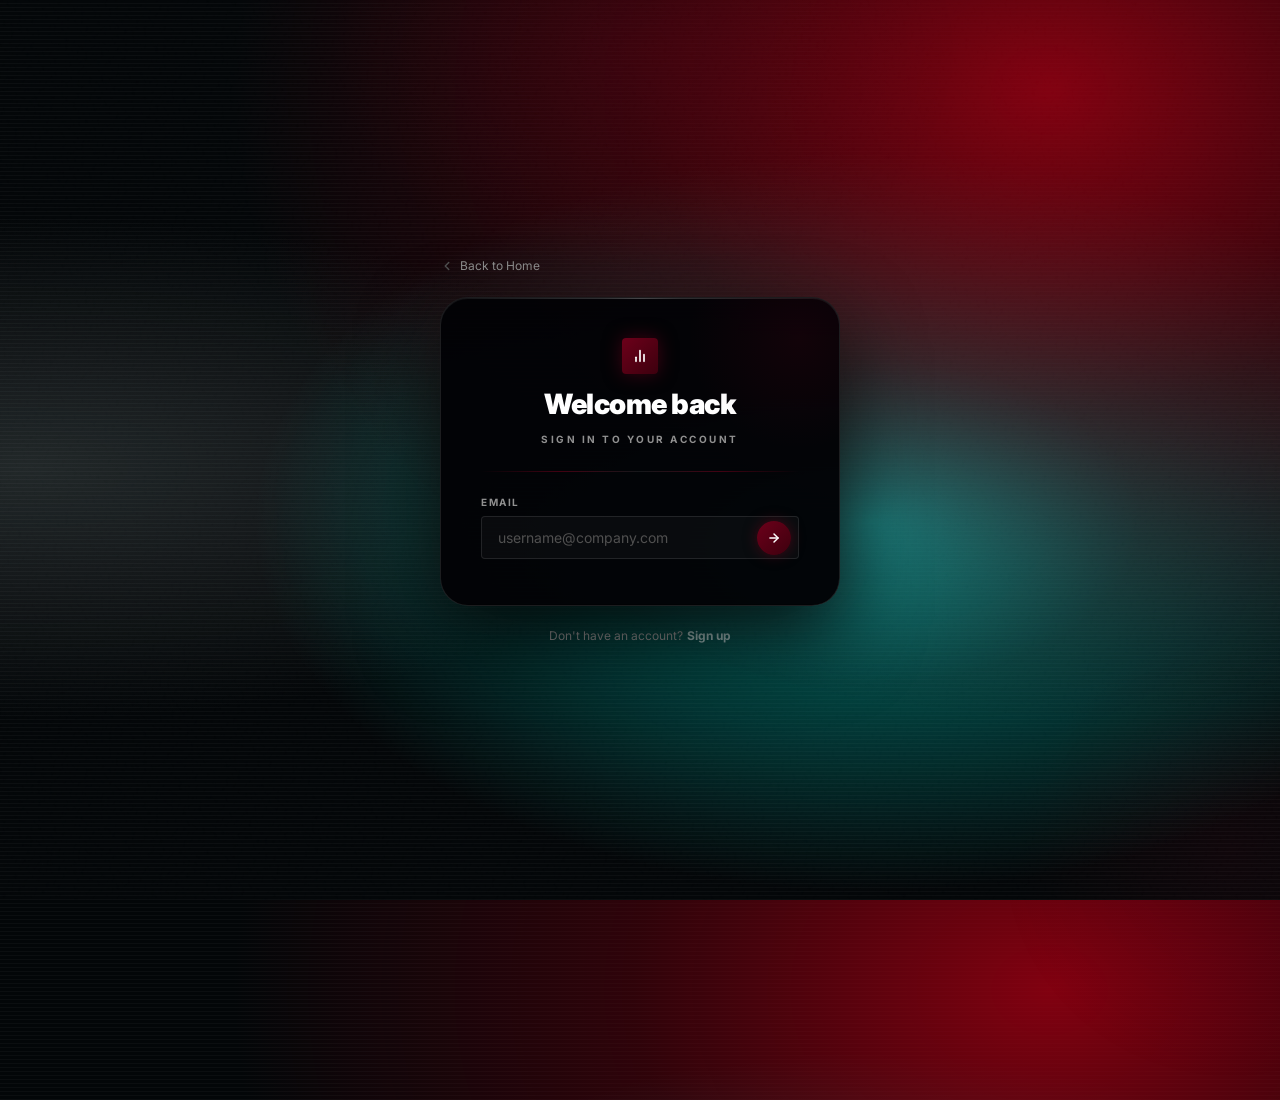
<file: frontend/profiling.html>
<!DOCTYPE html>
<html lang="en">
<head>
  <meta charset="UTF-8"/>
  <meta name="viewport" content="width=device-width, initial-scale=1.0"/>
  <title>Dataset Profiling — Zero Click AI</title>
  <link rel="stylesheet" href="styles.css"/>
  <!-- ── Auth + Role Guard ── -->
  <script>
    (function () {
      var token  = localStorage.getItem('sales_auth_token');
      var legacy = localStorage.getItem('isLoggedIn');
      if (!token && legacy !== 'true') { window.location.replace('login.html'); }
    })();
  </script>
  <style>
    .dash-wrap { display:flex; min-height:100vh; padding-top:58px; overflow:hidden; }
    .main {
      flex:1; margin-left:230px; padding:0 28px 80px;
      height:calc(100vh - 58px); overflow-y:auto; overflow-x:hidden;
      transition:margin-left 0.35s cubic-bezier(0.25,0.46,0.45,0.94);
    }
    .main.collapsed { margin-left:56px; }

    /* Topbar */
    .topbar {
      display:flex; align-items:center; justify-content:space-between;
      padding:20px 0 16px; border-bottom:1px solid var(--glass-border); margin-bottom:24px;
    }
    .topbar-page { font-size:18px; font-weight:700; color:var(--white); letter-spacing:-0.3px; }
    .topbar-breadcrumb { font-size:10px; color:var(--text-hint); margin-top:3px; }
    .topbar-breadcrumb span { color:var(--burgundy-lt); }

    /* Section header */
    .sec-hdr {
      display:flex; align-items:center; gap:8px;
      font-size:9px; font-weight:700; letter-spacing:2.5px; text-transform:uppercase;
      color:var(--text-hint); margin:0 0 14px;
    }
    .sec-hdr::after { content:''; flex:1; height:1px; background:linear-gradient(90deg,rgba(109,0,26,0.5),transparent); }
    .sec-hdr svg { color:var(--burgundy-lt); flex-shrink:0; }

    /* Overview stat cards */
    .overview-grid { display:grid; grid-template-columns:repeat(6,1fr); gap:12px; margin-bottom:24px; }
    @media(max-width:900px){ .overview-grid { grid-template-columns:repeat(3,1fr); } }
    .ov-card {
      background:var(--glass-bg); border:1px solid var(--glass-border);
      border-radius:var(--r-sm); padding:14px 16px; position:relative; overflow:hidden;
    }
    .ov-card::before { content:''; position:absolute; top:0; left:0; right:0; height:2px; background:var(--bar-color,var(--burgundy-lt)); }
    .ov-label { font-size:9px; font-weight:700; letter-spacing:1.2px; text-transform:uppercase; color:var(--text-muted); margin-bottom:6px; }
    .ov-value { font-size:1.5rem; font-weight:900; color:var(--white); line-height:1; }
    .ov-sub { font-size:9px; color:var(--text-hint); margin-top:4px; }

    /* Completeness bar */
    .completeness-bar {
      background:var(--glass-bg); border:1px solid var(--glass-border);
      border-radius:var(--r-sm); padding:16px 20px; margin-bottom:24px;
      display:flex; align-items:center; gap:16px;
    }
    .cb-label { font-size:11px; font-weight:700; color:var(--text-secondary); flex-shrink:0; width:120px; }
    .cb-track { flex:1; height:8px; background:var(--black-3); border-radius:4px; overflow:hidden; }
    .cb-fill { height:100%; border-radius:4px; background:linear-gradient(90deg,#6D001A,#4ADE80); transition:width 0.8s; }
    .cb-pct { font-size:13px; font-weight:800; color:var(--white); flex-shrink:0; width:48px; text-align:right; }

    /* Column table */
    .col-table-wrap {
      background:var(--glass-bg); border:1px solid var(--glass-border);
      border-radius:var(--r-md); overflow:hidden; margin-bottom:24px;
    }
    .col-table-head {
      display:flex; align-items:center; justify-content:space-between;
      padding:14px 18px; border-bottom:1px solid var(--glass-border);
    }
    .col-table-title { font-size:10px; font-weight:700; letter-spacing:1.5px; text-transform:uppercase; color:var(--text-muted); }
    .table-scroll { overflow-x:auto; }
    .missing-low    { color:#4ADE80; }
    .missing-mid    { color:#F59E0B; }
    .missing-high   { color:#F87171; }
    .type-badge {
      font-size:9px; font-weight:700; padding:2px 8px; border-radius:10px;
    }
    .type-num  { background:rgba(96,165,250,0.12); color:#60A5FA; }
    .type-cat  { background:rgba(167,139,250,0.12); color:#A78BFA; }
    .type-date { background:rgba(52,211,153,0.12); color:#34D399; }

    /* Stats grid */
    .stats-grid { display:grid; grid-template-columns:repeat(2,1fr); gap:14px; margin-bottom:24px; }
    @media(max-width:800px){ .stats-grid { grid-template-columns:1fr; } }

    /* Loading / empty state */
    .state-card {
      background:var(--glass-bg); border:1px solid var(--glass-border);
      border-radius:var(--r-md); padding:48px; text-align:center;
    }
    .state-icon { color:var(--text-hint); margin-bottom:14px; }
    .state-title { font-size:16px; font-weight:700; color:var(--white); margin-bottom:8px; }
    .state-sub { font-size:12px; color:var(--text-muted); }

    /* Sidebar reuse */
    .sb-logo { width:34px;height:34px;border-radius:8px;flex-shrink:0;background:linear-gradient(135deg,#6D001A,#3D000E);border:1px solid rgba(109,0,26,.6);display:flex;align-items:center;justify-content:center;box-shadow:0 0 16px rgba(109,0,26,.4); }
    .sb-brand-name { font-size:13px;font-weight:800;letter-spacing:-.3px;color:var(--white);line-height:1.2; }
    .sb-brand-sub  { font-size:9px;font-weight:600;letter-spacing:2px;text-transform:uppercase;color:var(--text-hint);margin-top:1px; }
    .sb-divider    { height:1px;background:linear-gradient(90deg,transparent,rgba(255,255,255,.08),transparent);margin:12px 0; }
    .sb-user { display:flex;align-items:center;gap:10px;background:rgba(255,255,255,.02);border:1px solid rgba(255,255,255,.07);border-radius:8px;padding:10px 12px; }
    .sb-avatar { width:32px;height:32px;border-radius:50%;flex-shrink:0;background:linear-gradient(135deg,#6D001A,#3D000E);border:1px solid rgba(109,0,26,.5);display:flex;align-items:center;justify-content:center;font-size:13px;font-weight:800;color:rgba(255,255,255,.9); }
    .sb-user-name { font-size:12px;font-weight:700;color:var(--white);white-space:nowrap;overflow:hidden;text-overflow:ellipsis; }
    .sb-user-role { font-size:9px;font-weight:600;letter-spacing:1px;text-transform:uppercase;color:#FF6B6B;margin-top:1px; }
    .sb-section { font-size:8px;font-weight:700;letter-spacing:2.5px;text-transform:uppercase;color:var(--text-hint);padding:0 2px;margin:16px 0 8px;display:flex;align-items:center;gap:8px; }
    .sb-section::after { content:'';flex:1;height:1px;background:rgba(255,255,255,.04); }
    .sb-nav-btn { display:flex;align-items:center;gap:8px;padding:8px 10px;border-radius:6px;font-size:12px;font-weight:600;color:var(--text-muted);cursor:pointer;transition:all .18s;text-decoration:none;border:none;background:transparent;font-family:inherit;width:100%;text-align:left; }
    .sb-nav-btn:hover { background:var(--white-06);color:var(--white); }
    .sb-nav-btn.active { background:var(--burgundy-dim);color:#FF6B6B; }
    .sb-nav-btn svg { flex-shrink:0; }
    .sidebar.collapsed .sb-hide { display:none!important; }
    .sidebar.collapsed .sb-header { justify-content:center; }
    .sb-toggle-icon { transition:transform .35s cubic-bezier(.25,.46,.45,.94); }
    .burg-hr { height:1px;border:none;background:linear-gradient(90deg,transparent,rgba(109,0,26,.6),rgba(109,0,26,.6),transparent);margin:24px 0; }
  </style>
</head>
<body class="page-fade">

  <nav class="nav">
    <div class="nav-brand">
      <button id="sidebarToggleBtn" onclick="toggleSidebar()" style="background:transparent;border:none;color:var(--text-muted);cursor:pointer;margin-right:12px;display:flex;align-items:center;padding:6px;border-radius:4px;transition:background .2s;" onmouseover="this.style.background='rgba(255,255,255,0.05)'" onmouseout="this.style.background='transparent'">
        <svg class="sb-toggle-icon" xmlns="http://www.w3.org/2000/svg" width="18" height="18" viewBox="0 0 24 24" fill="none" stroke="currentColor" stroke-width="2" stroke-linecap="round" stroke-linejoin="round"><rect x="3" y="3" width="18" height="18" rx="2" ry="2"/><line x1="9" y1="3" x2="9" y2="21"/></svg>
      </button>
      <div class="nav-brand-icon">
        <svg xmlns="http://www.w3.org/2000/svg" width="14" height="14" viewBox="0 0 24 24" fill="none" stroke="currentColor" stroke-width="2.5" stroke-linecap="round" stroke-linejoin="round"><line x1="18" y1="20" x2="18" y2="10"/><line x1="12" y1="20" x2="12" y2="4"/><line x1="6" y1="20" x2="6" y2="14"/></svg>
      </div>
      Zero Click<span style="font-weight:300;color:var(--text-muted);">AI</span>
    </div>
    <div class="nav-links">
      <span id="navRoleBadge" class="badge badge-burg" style="margin-right:8px;">Viewer</span>
      <a href="landing.html" class="nav-link">Home</a>
      <a href="dashboard.html" class="nav-link">Dashboard</a>
      <button onclick="signOut()" class="btn btn-ghost btn-sm">Sign Out</button>
    </div>
  </nav>

  <div class="dash-wrap">
    <aside class="sidebar" id="mainSidebar">
      <div class="sb-header" style="display:flex;align-items:center;gap:10px;padding:2px 4px 16px;">
        <div class="sb-logo">
          <svg xmlns="http://www.w3.org/2000/svg" width="16" height="16" viewBox="0 0 24 24" fill="none" stroke="rgba(255,255,255,0.85)" stroke-width="2.5" stroke-linecap="round" stroke-linejoin="round"><line x1="18" y1="20" x2="18" y2="10"/><line x1="12" y1="20" x2="12" y2="4"/><line x1="6" y1="20" x2="6" y2="14"/></svg>
        </div>
        <div class="sb-hide">
          <div class="sb-brand-name">Zero Click AI</div>
          <div class="sb-brand-sub">Analytics</div>
        </div>
      </div>
      <div class="sb-divider"></div>
      <div class="sb-section sb-hide">Navigation</div>
      <a href="dashboard.html" class="sb-nav-btn sb-hide">
        <svg xmlns="http://www.w3.org/2000/svg" width="14" height="14" viewBox="0 0 24 24" fill="none" stroke="currentColor" stroke-width="2" stroke-linecap="round" stroke-linejoin="round"><rect x="3" y="3" width="7" height="7"/><rect x="14" y="3" width="7" height="7"/><rect x="14" y="14" width="7" height="7"/><rect x="3" y="14" width="7" height="7"/></svg>
        Dashboard
      </a>
      <a href="profiling.html" class="sb-nav-btn active sb-hide">
        <svg xmlns="http://www.w3.org/2000/svg" width="14" height="14" viewBox="0 0 24 24" fill="none" stroke="currentColor" stroke-width="2" stroke-linecap="round" stroke-linejoin="round"><path d="M14 2H6a2 2 0 0 0-2 2v16a2 2 0 0 0 2 2h12a2 2 0 0 0 2-2V8z"/><polyline points="14 2 14 8 20 8"/><line x1="16" y1="13" x2="8" y2="13"/><line x1="16" y1="17" x2="8" y2="17"/></svg>
        Dataset Profiling
      </a>
      <a href="quality.html" class="sb-nav-btn sb-hide">
        <svg xmlns="http://www.w3.org/2000/svg" width="14" height="14" viewBox="0 0 24 24" fill="none" stroke="currentColor" stroke-width="2" stroke-linecap="round" stroke-linejoin="round"><polyline points="20 6 9 17 4 12"/></svg>
        Data Quality
      </a>
      <a href="analytics.html" class="sb-nav-btn sb-hide">
        <svg xmlns="http://www.w3.org/2000/svg" width="14" height="14" viewBox="0 0 24 24" fill="none" stroke="currentColor" stroke-width="2" stroke-linecap="round" stroke-linejoin="round"><polyline points="23 6 13.5 15.5 8.5 10.5 1 18"/></svg>
        Predictive Analytics
      </a>
      <a href="users.html" class="sb-nav-btn sb-hide" id="usersNavLink" style="display:none;">
        <svg xmlns="http://www.w3.org/2000/svg" width="14" height="14" viewBox="0 0 24 24" fill="none" stroke="currentColor" stroke-width="2" stroke-linecap="round" stroke-linejoin="round"><path d="M17 21v-2a4 4 0 0 0-4-4H5a4 4 0 0 0-4 4v2"/><circle cx="9" cy="7" r="4"/><path d="M23 21v-2a4 4 0 0 0-3-3.87"/><path d="M16 3.13a4 4 0 0 1 0 7.75"/></svg>
        User Management
      </a>
      <div class="sb-divider" style="margin-top:14px;"></div>
      <div class="sb-user sb-hide">
        <div class="sb-avatar" id="sbAvatar">A</div>
        <div>
          <div class="sb-user-name" id="sbUserName">Admin User</div>
          <div class="sb-user-role" id="sbUserRole">Admin</div>
        </div>
      </div>
    </aside>

    <main class="main" id="mainContent">
      <div class="topbar">
        <div>
          <div class="topbar-page">Dataset Profiling</div>
          <div class="topbar-breadcrumb">Home › <span>Dataset Profiling</span></div>
        </div>
        <div style="display:flex;gap:10px;align-items:center;">
          <span class="badge badge-white" id="datasetNameBadge">No dataset loaded</span>
          <button class="btn btn-burg btn-sm" id="refreshProfileBtn" onclick="loadProfile()">
            <svg xmlns="http://www.w3.org/2000/svg" width="12" height="12" viewBox="0 0 24 24" fill="none" stroke="currentColor" stroke-width="2.5" stroke-linecap="round" stroke-linejoin="round"><polyline points="1 4 1 10 7 10"/><path d="M3.51 15a9 9 0 1 0 .49-3.5"/></svg>
            Refresh Profile
          </button>
        </div>
      </div>

      <!-- Loading state -->
      <div id="loadingState" class="state-card" style="display:none;">
        <div class="state-icon">
          <svg xmlns="http://www.w3.org/2000/svg" width="40" height="40" viewBox="0 0 24 24" fill="none" stroke="currentColor" stroke-width="1.5" stroke-linecap="round" stroke-linejoin="round"><path d="M21 12a9 9 0 1 1-6.219-8.56"/></svg>
        </div>
        <div class="state-title">Profiling dataset...</div>
        <div class="state-sub">Analyzing column types, missing values and statistics</div>
      </div>

      <!-- No backend state -->
      <div id="noBackendState" class="state-card">
        <div class="state-icon">
          <svg xmlns="http://www.w3.org/2000/svg" width="40" height="40" viewBox="0 0 24 24" fill="none" stroke="currentColor" stroke-width="1.5" stroke-linecap="round" stroke-linejoin="round"><path d="M14 2H6a2 2 0 0 0-2 2v16a2 2 0 0 0 2 2h12a2 2 0 0 0 2-2V8z"/><polyline points="14 2 14 8 20 8"/><line x1="16" y1="13" x2="8" y2="13"/><line x1="16" y1="17" x2="8" y2="17"/></svg>
        </div>
        <div class="state-title">Connect backend to view profiling</div>
        <div class="state-sub" style="margin-bottom:20px;">Set your FastAPI backend URL from the dashboard to use dataset profiling</div>
        <a href="dashboard.html" class="btn btn-burg btn-sm">Go to Dashboard</a>
      </div>

      <!-- Profile content -->
      <div id="profileContent" style="display:none;">

        <!-- Overview cards -->
        <div class="sec-hdr">
          <svg xmlns="http://www.w3.org/2000/svg" width="11" height="11" viewBox="0 0 24 24" fill="none" stroke="currentColor" stroke-width="2" stroke-linecap="round" stroke-linejoin="round"><rect x="3" y="3" width="18" height="18" rx="2" ry="2"/></svg>
          Dataset Overview
        </div>
        <div class="overview-grid">
          <div class="ov-card" style="--bar-color:#DC2626;">
            <div class="ov-label">Total Rows</div>
            <div class="ov-value" id="ovRows">—</div>
            <div class="ov-sub">Records</div>
          </div>
          <div class="ov-card" style="--bar-color:#60A5FA;">
            <div class="ov-label">Columns</div>
            <div class="ov-value" id="ovCols">—</div>
            <div class="ov-sub">Features</div>
          </div>
          <div class="ov-card" style="--bar-color:#4ADE80;">
            <div class="ov-label">Completeness</div>
            <div class="ov-value" id="ovComplete">—</div>
            <div class="ov-sub">Data fill rate</div>
          </div>
          <div class="ov-card" style="--bar-color:#F59E0B;">
            <div class="ov-label">Duplicates</div>
            <div class="ov-value" id="ovDupes">—</div>
            <div class="ov-sub">Duplicate rows</div>
          </div>
          <div class="ov-card" style="--bar-color:#A78BFA;">
            <div class="ov-label">Numeric Cols</div>
            <div class="ov-value" id="ovNumeric">—</div>
            <div class="ov-sub">Quantitative</div>
          </div>
          <div class="ov-card" style="--bar-color:#F87171;">
            <div class="ov-label">Missing Cells</div>
            <div class="ov-value" id="ovMissing">—</div>
            <div class="ov-sub">Total gaps</div>
          </div>
        </div>

        <!-- Completeness bar -->
        <div class="completeness-bar">
          <div class="cb-label">Data Completeness</div>
          <div class="cb-track"><div class="cb-fill" id="completenessFill" style="width:0%"></div></div>
          <div class="cb-pct" id="completenessPct">0%</div>
        </div>

        <div class="burg-hr"></div>

        <!-- Column profiling table -->
        <div class="sec-hdr">
          <svg xmlns="http://www.w3.org/2000/svg" width="11" height="11" viewBox="0 0 24 24" fill="none" stroke="currentColor" stroke-width="2" stroke-linecap="round" stroke-linejoin="round"><line x1="8" y1="6" x2="21" y2="6"/><line x1="8" y1="12" x2="21" y2="12"/><line x1="8" y1="18" x2="21" y2="18"/><line x1="3" y1="6" x2="3.01" y2="6"/><line x1="3" y1="12" x2="3.01" y2="12"/><line x1="3" y1="18" x2="3.01" y2="18"/></svg>
          Column-Level Summary
        </div>
        <div class="col-table-wrap">
          <div class="col-table-head">
            <div class="col-table-title" id="colTableTitle">All columns</div>
            <div style="display:flex;gap:8px;">
              <input type="text" id="colSearch" placeholder="Search columns..." class="input-field" style="padding:6px 12px;font-size:12px;width:200px;" oninput="filterColumns()"/>
            </div>
          </div>
          <div class="table-scroll">
            <table class="data-table">
              <thead>
                <tr>
                  <th>Column</th>
                  <th>Type</th>
                  <th>Missing</th>
                  <th>Missing %</th>
                  <th>Unique</th>
                  <th>Min</th>
                  <th>Max</th>
                  <th>Mean</th>
                  <th>Std Dev</th>
                </tr>
              </thead>
              <tbody id="colTableBody"></tbody>
            </table>
          </div>
        </div>

        <div class="burg-hr"></div>

        <!-- Descriptive stats -->
        <div class="sec-hdr">
          <svg xmlns="http://www.w3.org/2000/svg" width="11" height="11" viewBox="0 0 24 24" fill="none" stroke="currentColor" stroke-width="2" stroke-linecap="round" stroke-linejoin="round"><polyline points="22 12 18 12 15 21 9 3 6 12 2 12"/></svg>
          Descriptive Statistics
          <span style="font-size:9px;color:var(--text-hint);text-transform:none;letter-spacing:0;margin-left:4px;">Numeric columns only</span>
        </div>
        <div class="col-table-wrap" style="margin-bottom:24px;">
          <div class="table-scroll">
            <table class="data-table" id="statsTable">
              <thead><tr><th>Column</th><th>Count</th><th>Mean</th><th>Std</th><th>Min</th><th>25%</th><th>50%</th><th>75%</th><th>Max</th></tr></thead>
              <tbody id="statsBody"></tbody>
            </table>
          </div>
        </div>

      </div><!-- /profileContent -->
    </main>
  </div>

  <script src="app.js?v=3"></script>
  <script>
    let _allColumns = [];

    document.addEventListener("DOMContentLoaded", init);

    const ALLOWED_ROLES = ["Admin", "Sales Manager", "Analyst"];

    function init() {
      if (!window.App || !App.isAuthenticated()) { window.location.replace("login.html"); return; }
      const user = App.getUser() || {};
      const role = user.role || "Viewer";
      if (!ALLOWED_ROLES.includes(role)) {
        // Redirect with access-denied message
        window.location.replace("dashboard.html?denied=profiling");
        return;
      }
      hydrateUser(user, role);
      if (window.App && App.hasConfiguredBackend()) {
        loadProfile();
      } else {
        document.getElementById("noBackendState").style.display = "block";
      }
    }

    function hydrateUser(user, role) {
      user = user || (App.getUser() || {});
      role = role || user.role || "Viewer";
      const name = user.name || user.email || "User";
      const initials = name.split(" ").map(x => x[0]).join("").slice(0,2).toUpperCase();
      document.getElementById("navRoleBadge").textContent = role;
      document.getElementById("sbAvatar").textContent = initials;
      document.getElementById("sbUserName").textContent = name;
      document.getElementById("sbUserRole").textContent = role;
      if (role === "Admin") {
        document.getElementById("usersNavLink").style.display = "flex";
      }
    }

    async function loadProfile() {
      if (!App.hasConfiguredBackend()) return;
      document.getElementById("noBackendState").style.display = "none";
      document.getElementById("profileContent").style.display = "none";
      document.getElementById("loadingState").style.display = "none";
      const refreshBtn = document.getElementById("refreshProfileBtn");
      if (refreshBtn) refreshBtn.disabled = true;
      if (App.showLoader) App.showLoader("Profiling dataset...");
      try {
        const data = await App.request("/api/data/profile");
        document.getElementById("profileContent").style.display = "block";
        renderProfile(data);
      } catch (err) {
        document.getElementById("noBackendState").style.display = "block";
        App.showToast(err.message || "Could not load profile.", "error");
      } finally {
        if (App.hideLoader) App.hideLoader();
        if (refreshBtn) refreshBtn.disabled = false;
      }
    }

    function renderProfile(data) {
      const ov = data.overview || {};
      document.getElementById("ovRows").textContent    = (ov.rows || 0).toLocaleString("en-US");
      document.getElementById("ovCols").textContent    = ov.columns || 0;
      document.getElementById("ovComplete").textContent= (ov.completeness || 0) + "%";
      document.getElementById("ovDupes").textContent   = (ov.duplicates || 0).toLocaleString("en-US");
      document.getElementById("ovNumeric").textContent = ov.numeric_cols || 0;
      document.getElementById("ovMissing").textContent = (ov.missing_cells || 0).toLocaleString("en-US");
      document.getElementById("datasetNameBadge").textContent = data.filename || "Dataset";

      const pct = ov.completeness || 0;
      document.getElementById("completenessFill").style.width = pct + "%";
      document.getElementById("completenessPct").textContent  = pct + "%";

      _allColumns = data.columns || [];
      renderColumnTable(_allColumns);
      renderStatsTable(data.stats || {});
    }

    function renderColumnTable(columns) {
      document.getElementById("colTableTitle").textContent = `${columns.length} columns`;
      const tbody = document.getElementById("colTableBody");
      if (!columns.length) {
        tbody.innerHTML = '<tr><td colspan="9" style="text-align:center;color:var(--text-hint);padding:24px;">No column data available</td></tr>';
        return;
      }
      tbody.innerHTML = columns.map(col => {
        const typeBadge = col["Data Type"] === "Numeric"
          ? `<span class="type-badge type-num">Numeric</span>`
          : col["Data Type"] === "Date"
          ? `<span class="type-badge type-date">Date</span>`
          : `<span class="type-badge type-cat">Categorical</span>`;
        const missPct = parseFloat(String(col["Missing %"] || "0").replace("%",""));
        const missClass = missPct > 30 ? "missing-high" : missPct > 10 ? "missing-mid" : "missing-low";
        return `<tr>
          <td style="font-weight:600;color:var(--white);">${esc(col["Column"]||"")}</td>
          <td>${typeBadge}</td>
          <td>${col["Missing Values"] || 0}</td>
          <td class="${missClass}" style="font-weight:700;">${col["Missing %"] || "0%"}</td>
          <td>${col["Unique Values"] || 0}</td>
          <td style="color:var(--text-hint);">${col["Min"] || "N/A"}</td>
          <td style="color:var(--text-hint);">${col["Max"] || "N/A"}</td>
          <td style="color:var(--text-hint);">${col["Mean"] || "N/A"}</td>
          <td style="color:var(--text-hint);">${col["Std Dev"] || "N/A"}</td>
        </tr>`;
      }).join("");
    }

    function renderStatsTable(stats) {
      const tbody = document.getElementById("statsBody");
      const cols = Object.keys(stats).filter(k => k !== "count" && typeof stats[k] === "object");
      if (!cols.length) { tbody.innerHTML = '<tr><td colspan="9" style="text-align:center;color:var(--text-hint);padding:24px;">No numeric columns available</td></tr>'; return; }
      // stats is {col: {count, mean, std, min, 25%, 50%, 75%, max}}
      const rows = Object.entries(stats).map(([col, s]) => {
        const fmt = v => v !== undefined && v !== "" ? parseFloat(v).toLocaleString("en-US",{maximumFractionDigits:2}) : "—";
        return `<tr>
          <td style="font-weight:600;color:var(--white);">${esc(col)}</td>
          <td>${fmt(s.count)}</td>
          <td>${fmt(s.mean)}</td>
          <td>${fmt(s.std)}</td>
          <td>${fmt(s.min)}</td>
          <td>${fmt(s["25%"])}</td>
          <td>${fmt(s["50%"])}</td>
          <td>${fmt(s["75%"])}</td>
          <td>${fmt(s.max)}</td>
        </tr>`;
      });
      tbody.innerHTML = rows.join("") || '<tr><td colspan="9" style="text-align:center;color:var(--text-hint);">No data</td></tr>';
    }

    function filterColumns() {
      const q = document.getElementById("colSearch").value.toLowerCase();
      const filtered = _allColumns.filter(c => (c["Column"]||"").toLowerCase().includes(q));
      renderColumnTable(filtered);
    }

    function toggleSidebar() {
      const sb = document.getElementById("mainSidebar");
      const main = document.getElementById("mainContent");
      const btn = document.getElementById("sidebarToggleBtn");
      const col = sb.classList.toggle("collapsed");
      main.classList.toggle("collapsed", col);
      const icon = btn.querySelector(".sb-toggle-icon");
      if (icon) icon.style.transform = col ? "rotate(180deg)" : "rotate(0deg)";
    }

    function signOut() { if (window.App) App.signOut(); }
    function esc(v) { return String(v||"").replace(/&/g,"&amp;").replace(/</g,"&lt;").replace(/>/g,"&gt;"); }
  </script>
</body>
</html>
</file>
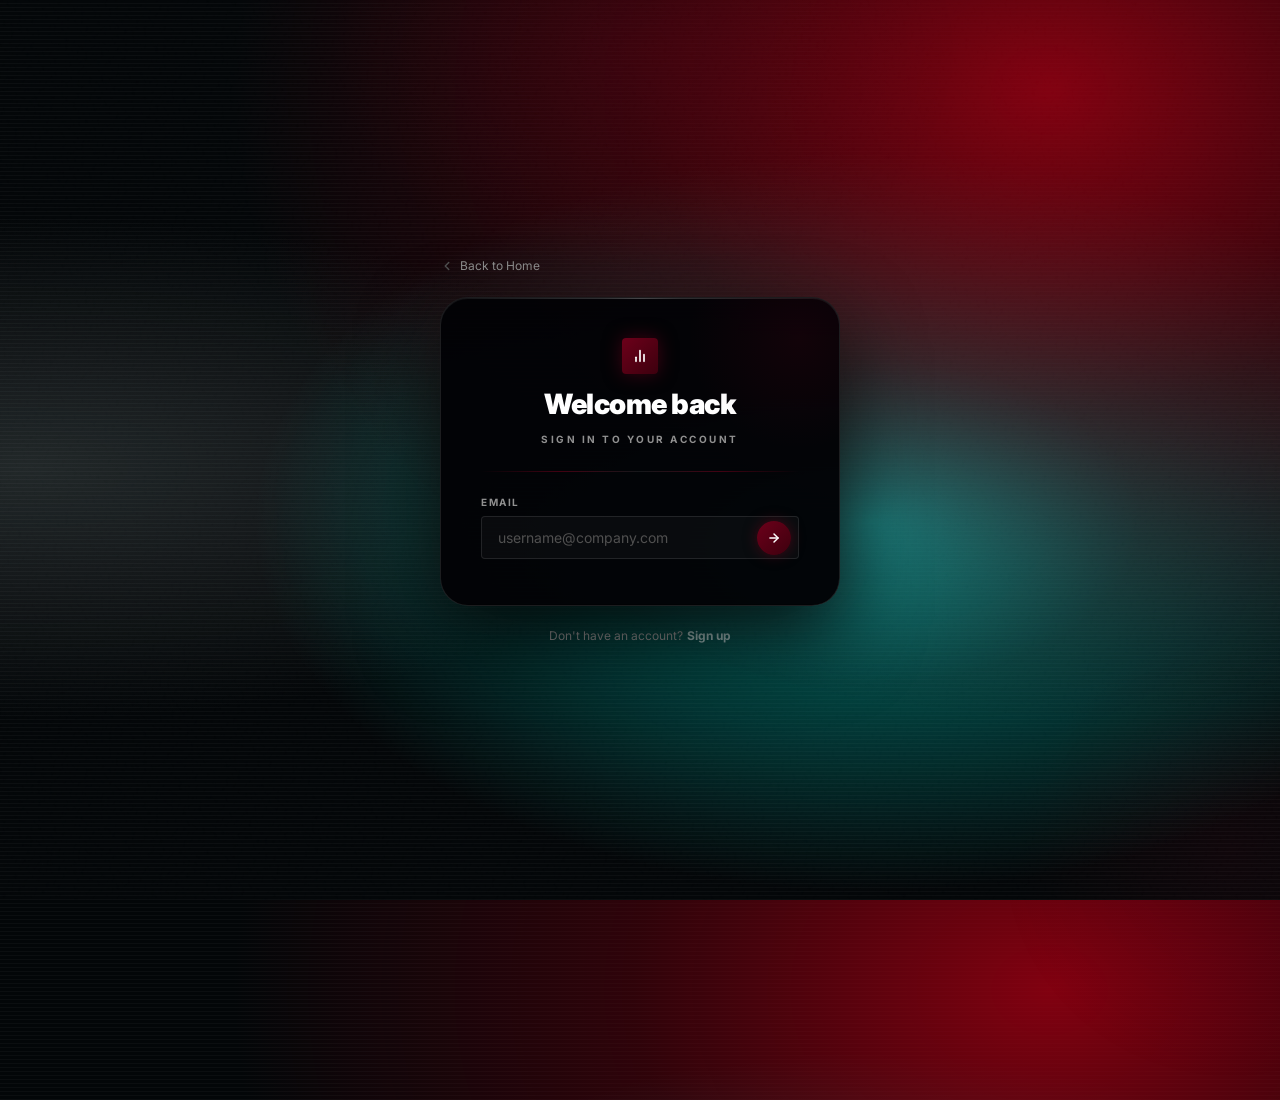
<file: frontend/quality.html>
<!DOCTYPE html>
<html lang="en">
<head>
  <meta charset="UTF-8"/>
  <meta name="viewport" content="width=device-width, initial-scale=1.0"/>
  <title>Data Quality — Zero Click AI</title>
  <link rel="stylesheet" href="styles.css"/>
  <!-- ── Auth + Role Guard ── -->
  <script>
    (function () {
      var token  = localStorage.getItem('sales_auth_token');
      var legacy = localStorage.getItem('isLoggedIn');
      if (!token && legacy !== 'true') { window.location.replace('login.html'); }
    })();
  </script>
  <style>
    .dash-wrap { display:flex; min-height:100vh; padding-top:58px; overflow:hidden; }
    .main { flex:1; margin-left:230px; padding:0 28px 80px; height:calc(100vh - 58px); overflow-y:auto; overflow-x:hidden; transition:margin-left .35s cubic-bezier(.25,.46,.45,.94); }
    .main.collapsed { margin-left:56px; }
    .topbar { display:flex; align-items:center; justify-content:space-between; padding:20px 0 16px; border-bottom:1px solid var(--glass-border); margin-bottom:24px; }
    .topbar-page { font-size:18px; font-weight:700; color:var(--white); letter-spacing:-.3px; }
    .topbar-breadcrumb { font-size:10px; color:var(--text-hint); margin-top:3px; }
    .topbar-breadcrumb span { color:var(--burgundy-lt); }
    .sec-hdr { display:flex; align-items:center; gap:8px; font-size:9px; font-weight:700; letter-spacing:2.5px; text-transform:uppercase; color:var(--text-hint); margin:0 0 14px; }
    .sec-hdr::after { content:''; flex:1; height:1px; background:linear-gradient(90deg,rgba(109,0,26,.5),transparent); }
    .sec-hdr svg { color:var(--burgundy-lt); flex-shrink:0; }
    .burg-hr { height:1px; border:none; background:linear-gradient(90deg,transparent,rgba(109,0,26,.6),rgba(109,0,26,.6),transparent); margin:24px 0; }

    /* Score card */
    .score-row { display:grid; grid-template-columns:280px 1fr; gap:16px; margin-bottom:24px; }
    @media(max-width:800px){ .score-row { grid-template-columns:1fr; } }
    .score-card {
      background:var(--glass-bg); border:1px solid var(--glass-border);
      border-radius:var(--r-lg); padding:28px; text-align:center; position:relative; overflow:hidden;
    }
    .score-card::before { content:''; position:absolute; top:0; left:0; right:0; height:2px; background:linear-gradient(90deg,transparent,var(--burgundy-lt),transparent); }
    .score-ring { position:relative; width:120px; height:120px; margin:0 auto 16px; }
    .score-ring svg { transform:rotate(-90deg); }
    .score-ring-num { position:absolute; top:50%; left:50%; transform:translate(-50%,-50%); font-size:1.8rem; font-weight:900; color:var(--white); }
    .score-label { font-size:10px; font-weight:700; letter-spacing:2px; text-transform:uppercase; color:var(--text-muted); }
    .score-grade { font-size:11px; font-weight:700; margin-top:6px; padding:3px 12px; border-radius:20px; display:inline-block; }
    .grade-excellent { background:rgba(74,222,128,.12); color:#4ADE80; }
    .grade-good      { background:rgba(96,165,250,.12); color:#60A5FA; }
    .grade-fair      { background:rgba(251,191,36,.12); color:#FCD34D; }
    .grade-poor      { background:rgba(248,113,113,.12); color:#F87171; }

    /* Dimension scores */
    .dim-grid { display:grid; grid-template-columns:repeat(2,1fr); gap:10px; }
    .dim-item {
      background:var(--black-2); border:1px solid var(--glass-border);
      border-radius:var(--r-sm); padding:12px 14px;
    }
    .dim-name { font-size:10px; font-weight:700; color:var(--text-muted); text-transform:uppercase; letter-spacing:1px; margin-bottom:6px; }
    .dim-bar-track { height:6px; background:var(--black-3); border-radius:3px; overflow:hidden; margin-bottom:4px; }
    .dim-bar-fill { height:100%; border-radius:3px; transition:width .8s; }
    .dim-val { font-size:12px; font-weight:800; color:var(--white); }

    /* Warning cards */
    .warning-list { display:flex; flex-direction:column; gap:8px; margin-bottom:24px; }
    .warning-item {
      display:flex; align-items:flex-start; gap:10px;
      padding:12px 14px; border-radius:var(--r-sm);
      font-size:12px; line-height:1.55;
    }
    .warn-critical { background:rgba(248,113,113,.08); border:1px solid rgba(248,113,113,.25); color:#FCA5A5; }
    .warn-high     { background:rgba(251,146,60,.08);  border:1px solid rgba(251,146,60,.25);  color:#FED7AA; }
    .warn-medium   { background:rgba(251,191,36,.08);  border:1px solid rgba(251,191,36,.25);  color:#FDE68A; }
    .warn-low      { background:rgba(74,222,128,.08);  border:1px solid rgba(74,222,128,.25);  color:#BBF7D0; }
    .warn-icon { flex-shrink:0; margin-top:1px; }

    /* Light mode — warning text needs darker colors to be readable */
    [data-theme="light"] .warn-critical { background:rgba(220,38,38,.08);  border-color:rgba(220,38,38,.30);  color:#B91C1C; }
    [data-theme="light"] .warn-high     { background:rgba(234,88,12,.08);  border-color:rgba(234,88,12,.30);  color:#C2410C; }
    [data-theme="light"] .warn-medium   { background:rgba(180,130,0,.08);  border-color:rgba(180,130,0,.30);  color:#92400E; }
    [data-theme="light"] .warn-low      { background:rgba(22,163,74,.08);  border-color:rgba(22,163,74,.30);  color:#166534; }
    /* Tables */
    .tbl-wrap { background:var(--glass-bg); border:1px solid var(--glass-border); border-radius:var(--r-md); overflow:hidden; margin-bottom:24px; }
    .tbl-head { padding:14px 18px; border-bottom:1px solid var(--glass-border); font-size:10px; font-weight:700; letter-spacing:1.5px; text-transform:uppercase; color:var(--text-muted); }
    .table-scroll { overflow-x:auto; }

    /* State cards */
    .state-card { background:var(--glass-bg); border:1px solid var(--glass-border); border-radius:var(--r-md); padding:48px; text-align:center; }
    .state-icon { color:var(--text-hint); margin-bottom:14px; }
    .state-title { font-size:16px; font-weight:700; color:var(--white); margin-bottom:8px; }
    .state-sub { font-size:12px; color:var(--text-muted); }

    /* Sidebar */
    .sb-logo { width:34px;height:34px;border-radius:8px;flex-shrink:0;background:linear-gradient(135deg,#6D001A,#3D000E);border:1px solid rgba(109,0,26,.6);display:flex;align-items:center;justify-content:center;box-shadow:0 0 16px rgba(109,0,26,.4); }
    .sb-brand-name { font-size:13px;font-weight:800;letter-spacing:-.3px;color:var(--white);line-height:1.2; }
    .sb-brand-sub  { font-size:9px;font-weight:600;letter-spacing:2px;text-transform:uppercase;color:var(--text-hint);margin-top:1px; }
    .sb-divider    { height:1px;background:linear-gradient(90deg,transparent,rgba(255,255,255,.08),transparent);margin:12px 0; }
    .sb-user { display:flex;align-items:center;gap:10px;background:rgba(255,255,255,.02);border:1px solid rgba(255,255,255,.07);border-radius:8px;padding:10px 12px; }
    .sb-avatar { width:32px;height:32px;border-radius:50%;flex-shrink:0;background:linear-gradient(135deg,#6D001A,#3D000E);border:1px solid rgba(109,0,26,.5);display:flex;align-items:center;justify-content:center;font-size:13px;font-weight:800;color:rgba(255,255,255,.9); }
    .sb-user-name { font-size:12px;font-weight:700;color:var(--white);white-space:nowrap;overflow:hidden;text-overflow:ellipsis; }
    .sb-user-role { font-size:9px;font-weight:600;letter-spacing:1px;text-transform:uppercase;color:#FF6B6B;margin-top:1px; }
    .sb-section { font-size:8px;font-weight:700;letter-spacing:2.5px;text-transform:uppercase;color:var(--text-hint);padding:0 2px;margin:16px 0 8px;display:flex;align-items:center;gap:8px; }
    .sb-section::after { content:'';flex:1;height:1px;background:rgba(255,255,255,.04); }
    .sb-nav-btn { display:flex;align-items:center;gap:8px;padding:8px 10px;border-radius:6px;font-size:12px;font-weight:600;color:var(--text-muted);cursor:pointer;transition:all .18s;text-decoration:none;border:none;background:transparent;font-family:inherit;width:100%;text-align:left; }
    .sb-nav-btn:hover { background:var(--white-06);color:var(--white); }
    .sb-nav-btn.active { background:var(--burgundy-dim);color:#FF6B6B; }
    .sb-nav-btn svg { flex-shrink:0; }
    .sidebar.collapsed .sb-hide { display:none!important; }
    .sidebar.collapsed .sb-header { justify-content:center; }
    .sb-toggle-icon { transition:transform .35s cubic-bezier(.25,.46,.45,.94); }
  </style>
</head>
<body class="page-fade">

  <nav class="nav">
    <div class="nav-brand">
      <button id="sidebarToggleBtn" onclick="toggleSidebar()" style="background:transparent;border:none;color:var(--text-muted);cursor:pointer;margin-right:12px;display:flex;align-items:center;padding:6px;border-radius:4px;transition:background .2s;" onmouseover="this.style.background='rgba(255,255,255,0.05)'" onmouseout="this.style.background='transparent'">
        <svg class="sb-toggle-icon" xmlns="http://www.w3.org/2000/svg" width="18" height="18" viewBox="0 0 24 24" fill="none" stroke="currentColor" stroke-width="2" stroke-linecap="round" stroke-linejoin="round"><rect x="3" y="3" width="18" height="18" rx="2" ry="2"/><line x1="9" y1="3" x2="9" y2="21"/></svg>
      </button>
      <div class="nav-brand-icon">
        <svg xmlns="http://www.w3.org/2000/svg" width="14" height="14" viewBox="0 0 24 24" fill="none" stroke="currentColor" stroke-width="2.5" stroke-linecap="round" stroke-linejoin="round"><line x1="18" y1="20" x2="18" y2="10"/><line x1="12" y1="20" x2="12" y2="4"/><line x1="6" y1="20" x2="6" y2="14"/></svg>
      </div>
      Zero Click<span style="font-weight:300;color:var(--text-muted);">AI</span>
    </div>
    <div class="nav-links">
      <span id="navRoleBadge" class="badge badge-burg" style="margin-right:8px;">Viewer</span>
      <a href="landing.html" class="nav-link">Home</a>
      <a href="dashboard.html" class="nav-link">Dashboard</a>
      <button onclick="signOut()" class="btn btn-ghost btn-sm">Sign Out</button>
    </div>
  </nav>

  <div class="dash-wrap">
    <aside class="sidebar" id="mainSidebar">
      <div class="sb-header" style="display:flex;align-items:center;gap:10px;padding:2px 4px 16px;">
        <div class="sb-logo"><svg xmlns="http://www.w3.org/2000/svg" width="16" height="16" viewBox="0 0 24 24" fill="none" stroke="rgba(255,255,255,0.85)" stroke-width="2.5" stroke-linecap="round" stroke-linejoin="round"><line x1="18" y1="20" x2="18" y2="10"/><line x1="12" y1="20" x2="12" y2="4"/><line x1="6" y1="20" x2="6" y2="14"/></svg></div>
        <div class="sb-hide"><div class="sb-brand-name">Zero Click AI</div><div class="sb-brand-sub">Analytics</div></div>
      </div>
      <div class="sb-divider"></div>
      <div class="sb-section sb-hide">Navigation</div>
      <a href="dashboard.html" class="sb-nav-btn sb-hide"><svg xmlns="http://www.w3.org/2000/svg" width="14" height="14" viewBox="0 0 24 24" fill="none" stroke="currentColor" stroke-width="2" stroke-linecap="round" stroke-linejoin="round"><rect x="3" y="3" width="7" height="7"/><rect x="14" y="3" width="7" height="7"/><rect x="14" y="14" width="7" height="7"/><rect x="3" y="14" width="7" height="7"/></svg>Dashboard</a>
      <a href="profiling.html" class="sb-nav-btn sb-hide"><svg xmlns="http://www.w3.org/2000/svg" width="14" height="14" viewBox="0 0 24 24" fill="none" stroke="currentColor" stroke-width="2" stroke-linecap="round" stroke-linejoin="round"><path d="M14 2H6a2 2 0 0 0-2 2v16a2 2 0 0 0 2 2h12a2 2 0 0 0 2-2V8z"/><polyline points="14 2 14 8 20 8"/><line x1="16" y1="13" x2="8" y2="13"/><line x1="16" y1="17" x2="8" y2="17"/></svg>Dataset Profiling</a>
      <a href="quality.html" class="sb-nav-btn active sb-hide"><svg xmlns="http://www.w3.org/2000/svg" width="14" height="14" viewBox="0 0 24 24" fill="none" stroke="currentColor" stroke-width="2" stroke-linecap="round" stroke-linejoin="round"><polyline points="20 6 9 17 4 12"/></svg>Data Quality</a>
      <a href="analytics.html" class="sb-nav-btn sb-hide"><svg xmlns="http://www.w3.org/2000/svg" width="14" height="14" viewBox="0 0 24 24" fill="none" stroke="currentColor" stroke-width="2" stroke-linecap="round" stroke-linejoin="round"><polyline points="23 6 13.5 15.5 8.5 10.5 1 18"/></svg>Predictive Analytics</a>
      <a href="users.html" class="sb-nav-btn sb-hide" id="usersNavLink" style="display:none;"><svg xmlns="http://www.w3.org/2000/svg" width="14" height="14" viewBox="0 0 24 24" fill="none" stroke="currentColor" stroke-width="2" stroke-linecap="round" stroke-linejoin="round"><path d="M17 21v-2a4 4 0 0 0-4-4H5a4 4 0 0 0-4 4v2"/><circle cx="9" cy="7" r="4"/><path d="M23 21v-2a4 4 0 0 0-3-3.87"/><path d="M16 3.13a4 4 0 0 1 0 7.75"/></svg>User Management</a>
      <div class="sb-divider" style="margin-top:14px;"></div>
      <div class="sb-user sb-hide">
        <div class="sb-avatar" id="sbAvatar">A</div>
        <div><div class="sb-user-name" id="sbUserName">Admin User</div><div class="sb-user-role" id="sbUserRole">Admin</div></div>
      </div>
    </aside>

    <main class="main" id="mainContent">
      <div class="topbar">
        <div>
          <div class="topbar-page">Data Quality</div>
          <div class="topbar-breadcrumb">Home › <span>Data Quality</span></div>
        </div>
        <button class="btn btn-burg btn-sm" id="runQualityBtn" onclick="loadQuality()">
          <svg xmlns="http://www.w3.org/2000/svg" width="12" height="12" viewBox="0 0 24 24" fill="none" stroke="currentColor" stroke-width="2.5" stroke-linecap="round" stroke-linejoin="round"><polyline points="1 4 1 10 7 10"/><path d="M3.51 15a9 9 0 1 0 .49-3.5"/></svg>
          Run Assessment
        </button>
      </div>

      <div id="loadingState" class="state-card" style="display:none;">
        <div class="state-icon"><svg xmlns="http://www.w3.org/2000/svg" width="40" height="40" viewBox="0 0 24 24" fill="none" stroke="currentColor" stroke-width="1.5" stroke-linecap="round" stroke-linejoin="round"><path d="M21 12a9 9 0 1 1-6.219-8.56"/></svg></div>
        <div class="state-title">Running quality assessment...</div>
        <div class="state-sub">Checking duplicates, missing values, outliers and inconsistencies</div>
      </div>

      <div id="noBackendState" class="state-card">
        <div class="state-icon"><svg xmlns="http://www.w3.org/2000/svg" width="40" height="40" viewBox="0 0 24 24" fill="none" stroke="currentColor" stroke-width="1.5" stroke-linecap="round" stroke-linejoin="round"><polyline points="20 6 9 17 4 12"/></svg></div>
        <div class="state-title">Connect backend to run quality checks</div>
        <div class="state-sub" style="margin-bottom:20px;">Set your FastAPI backend URL from the dashboard first</div>
        <a href="dashboard.html" class="btn btn-burg btn-sm">Go to Dashboard</a>
      </div>

      <div id="qualityContent" style="display:none;">

        <!-- Score + dimensions -->
        <div class="sec-hdr">
          <svg xmlns="http://www.w3.org/2000/svg" width="11" height="11" viewBox="0 0 24 24" fill="none" stroke="currentColor" stroke-width="2" stroke-linecap="round" stroke-linejoin="round"><circle cx="12" cy="12" r="10"/><polyline points="12 6 12 12 16 14"/></svg>
          Quality Score
        </div>
        <div class="score-row">
          <div class="score-card">
            <div class="score-ring">
              <svg width="120" height="120" viewBox="0 0 120 120">
                <circle cx="60" cy="60" r="50" fill="none" stroke="rgba(255,255,255,0.06)" stroke-width="10"/>
                <circle id="scoreArc" cx="60" cy="60" r="50" fill="none" stroke="#4ADE80" stroke-width="10" stroke-linecap="round" stroke-dasharray="314" stroke-dashoffset="314"/>
              </svg>
              <div class="score-ring-num" id="scoreNum">—</div>
            </div>
            <div class="score-label">Overall Quality Score</div>
            <div class="score-grade grade-good" id="scoreGrade">Calculating...</div>
          </div>
          <div class="chart-card">
            <div class="chart-title">
              <svg xmlns="http://www.w3.org/2000/svg" width="11" height="11" viewBox="0 0 24 24" fill="none" stroke="currentColor" stroke-width="2" stroke-linecap="round" stroke-linejoin="round"><line x1="18" y1="20" x2="18" y2="10"/><line x1="12" y1="20" x2="12" y2="4"/><line x1="6" y1="20" x2="6" y2="14"/></svg>
              Quality Dimensions
            </div>
            <div class="dim-grid" id="dimGrid" style="margin-top:14px;"></div>
          </div>
        </div>

        <div class="burg-hr"></div>

        <!-- Warnings -->
        <div class="sec-hdr">
          <svg xmlns="http://www.w3.org/2000/svg" width="11" height="11" viewBox="0 0 24 24" fill="none" stroke="currentColor" stroke-width="2" stroke-linecap="round" stroke-linejoin="round"><path d="M10.29 3.86L1.82 18a2 2 0 0 0 1.71 3h16.94a2 2 0 0 0 1.71-3L13.71 3.86a2 2 0 0 0-3.42 0z"/><line x1="12" y1="9" x2="12" y2="13"/><line x1="12" y1="17" x2="12.01" y2="17"/></svg>
          Warnings &amp; Suggestions
        </div>
        <div class="warning-list" id="warningList"></div>

        <div class="burg-hr"></div>

        <!-- Duplicate summary -->
        <div class="sec-hdr">
          <svg xmlns="http://www.w3.org/2000/svg" width="11" height="11" viewBox="0 0 24 24" fill="none" stroke="currentColor" stroke-width="2" stroke-linecap="round" stroke-linejoin="round"><rect x="8" y="8" width="13" height="13" rx="2" ry="2"/><path d="M4 16c-1.1 0-2-.9-2-2V4c0-1.1.9-2 2-2h10c1.1 0 2 .9 2 2"/></svg>
          Duplicate Rows
        </div>
        <div class="chart-card" style="margin-bottom:24px;padding:20px 24px;">
          <div style="display:flex;gap:32px;align-items:center;">
            <div style="text-align:center;">
              <div style="font-size:2rem;font-weight:900;color:var(--white);" id="dupCount">—</div>
              <div style="font-size:10px;color:var(--text-muted);text-transform:uppercase;letter-spacing:1px;">Duplicate rows</div>
            </div>
            <div style="text-align:center;">
              <div style="font-size:2rem;font-weight:900;" id="dupPct">—</div>
              <div style="font-size:10px;color:var(--text-muted);text-transform:uppercase;letter-spacing:1px;">Percentage</div>
            </div>
            <div style="font-size:12px;color:var(--text-secondary);line-height:1.6;" id="dupStatus">Running check...</div>
          </div>
        </div>

        <!-- Missing values table -->
        <div class="sec-hdr">
          <svg xmlns="http://www.w3.org/2000/svg" width="11" height="11" viewBox="0 0 24 24" fill="none" stroke="currentColor" stroke-width="2" stroke-linecap="round" stroke-linejoin="round"><circle cx="12" cy="12" r="10"/><line x1="12" y1="8" x2="12" y2="12"/><line x1="12" y1="16" x2="12.01" y2="16"/></svg>
          Missing Values by Column
        </div>
        <div class="tbl-wrap">
          <div class="tbl-head" id="missingTitle">Columns with missing data</div>
          <div class="table-scroll">
            <table class="data-table">
              <thead><tr><th>Column</th><th>Missing Count</th><th>Missing %</th><th>Severity</th></tr></thead>
              <tbody id="missingBody"></tbody>
            </table>
          </div>
        </div>

        <!-- Outliers table -->
        <div class="sec-hdr">
          <svg xmlns="http://www.w3.org/2000/svg" width="11" height="11" viewBox="0 0 24 24" fill="none" stroke="currentColor" stroke-width="2" stroke-linecap="round" stroke-linejoin="round"><polyline points="22 12 18 12 15 21 9 3 6 12 2 12"/></svg>
          Outlier Detection
          <span style="font-size:9px;color:var(--text-hint);text-transform:none;letter-spacing:0;margin-left:4px;">IQR method</span>
        </div>
        <div class="tbl-wrap" style="margin-bottom:24px;">
          <div class="tbl-head" id="outlierTitle">Outliers per column</div>
          <div class="table-scroll">
            <table class="data-table">
              <thead><tr><th>Column</th><th>Outlier Count</th><th>Outlier %</th><th>Lower Bound</th><th>Upper Bound</th></tr></thead>
              <tbody id="outlierBody"></tbody>
            </table>
          </div>
        </div>

      </div>
    </main>
  </div>

  <script src="app.js?v=3"></script>
  <script>
    document.addEventListener("DOMContentLoaded", init);

    const ALLOWED_ROLES = ["Admin", "Sales Manager", "Analyst"];

    function init() {
      if (!window.App || !App.isAuthenticated()) { window.location.replace("login.html"); return; }
      const user = App.getUser() || {};
      const role = user.role || "Viewer";
      if (!ALLOWED_ROLES.includes(role)) {
        window.location.replace("dashboard.html?denied=quality");
        return;
      }
      hydrateUser(user, role);
      if (App.hasConfiguredBackend()) loadQuality();
      else document.getElementById("noBackendState").style.display = "block";
    }

    function hydrateUser(user, role) {
      user = user || (App.getUser() || {});
      role = role || user.role || "Viewer";
      const name = user.name || user.email || "User";
      const initials = name.split(" ").map(x=>x[0]).join("").slice(0,2).toUpperCase();
      document.getElementById("navRoleBadge").textContent = role;
      document.getElementById("sbAvatar").textContent = initials;
      document.getElementById("sbUserName").textContent = name;
      document.getElementById("sbUserRole").textContent = role;
      if (role === "Admin")
        document.getElementById("usersNavLink").style.display = "flex";
    }

    async function loadQuality() {
      if (!App.hasConfiguredBackend()) return;
      document.getElementById("noBackendState").style.display = "none";
      document.getElementById("qualityContent").style.display = "none";
      document.getElementById("loadingState").style.display = "none";
      const runBtn = document.getElementById("runQualityBtn");
      if (runBtn) runBtn.disabled = true;
      if (App.showLoader) App.showLoader("Running quality assessment...");
      try {
        const data = await App.request("/api/data/quality");
        document.getElementById("qualityContent").style.display = "block";
        renderQuality(data);
      } catch (err) {
        const titleEl = document.querySelector("#noBackendState .state-title");
        const subEl = document.querySelector("#noBackendState .state-sub");
        if (titleEl) {
          titleEl.textContent = err && err.status ? "Quality check failed" : "Connect backend to run quality checks";
        }
        if (subEl) {
          subEl.textContent = err && err.message
            ? err.message
            : "Set your FastAPI backend URL from the dashboard first";
        }
        document.getElementById("noBackendState").style.display = "block";
        App.showToast(err.message || "Quality check failed.", "error");
      } finally {
        if (App.hideLoader) App.hideLoader();
        if (runBtn) runBtn.disabled = false;
      }
    }

    function renderQuality(data) {
      const score = data.score || {};
      const overall = typeof score === "number" ? score : (score.overall || score.total || 0);
      renderScoreRing(overall);

      // Dimension bars
      const dims = typeof score === "object" ? score : {};
      const dimKeys = Object.entries(dims).filter(([k]) => k !== "overall" && k !== "total");
      const colors = ["#4ADE80","#60A5FA","#F59E0B","#A78BFA","#F87171"];
      document.getElementById("dimGrid").innerHTML = dimKeys.map(([k,v],i) => `
        <div class="dim-item">
          <div class="dim-name">${k.replace(/_/g," ")}</div>
          <div class="dim-bar-track"><div class="dim-bar-fill" style="width:${v}%;background:${colors[i%colors.length]};"></div></div>
          <div class="dim-val" style="color:${colors[i%colors.length]};">${typeof v==="number"?v.toFixed(1):v}</div>
        </div>
      `).join("") || '<div style="color:var(--text-hint);font-size:12px;grid-column:span 2;">No dimension data</div>';

      // Warnings
      const warnings = data.warnings || [];
      document.getElementById("warningList").innerHTML = warnings.length
        ? warnings.map(w => {
            const lvl = (typeof w === "object" ? w.level || w.severity || "medium" : "medium").toLowerCase();
            const msg = typeof w === "object" ? w.message || JSON.stringify(w) : w;
            const cls = lvl.includes("critical") ? "warn-critical" : lvl.includes("high") ? "warn-high" : lvl.includes("low") ? "warn-low" : "warn-medium";
            return `<div class="warning-item ${cls}">
              <svg class="warn-icon" xmlns="http://www.w3.org/2000/svg" width="14" height="14" viewBox="0 0 24 24" fill="none" stroke="currentColor" stroke-width="2" stroke-linecap="round" stroke-linejoin="round"><path d="M10.29 3.86L1.82 18a2 2 0 0 0 1.71 3h16.94a2 2 0 0 0 1.71-3L13.71 3.86a2 2 0 0 0-3.42 0z"/><line x1="12" y1="9" x2="12" y2="13"/><line x1="12" y1="17" x2="12.01" y2="17"/></svg>
              ${esc(msg)}
            </div>`;
          }).join("")
        : '<div class="warning-item warn-low"><svg class="warn-icon" xmlns="http://www.w3.org/2000/svg" width="14" height="14" viewBox="0 0 24 24" fill="none" stroke="currentColor" stroke-width="2" stroke-linecap="round" stroke-linejoin="round"><polyline points="20 6 9 17 4 12"/></svg>No warnings — dataset looks healthy</div>';

      // Duplicates
      const dup = data.duplicates || {};
      const dupCount = dup.count || 0;
      const dupPct = dup.percentage || 0;
      document.getElementById("dupCount").textContent = dupCount.toLocaleString("en-US");
      document.getElementById("dupPct").style.color = dupCount > 0 ? "#F87171" : "#4ADE80";
      document.getElementById("dupPct").textContent = dupPct + "%";
      document.getElementById("dupStatus").textContent = dupCount > 0
        ? `${dupCount} duplicate rows found. Consider removing them before analysis.`
        : "No duplicate rows detected. Dataset is clean.";

      // Missing
      const missing = data.missing || [];
      document.getElementById("missingTitle").textContent = `${missing.length} columns with missing data`;
      document.getElementById("missingBody").innerHTML = missing.length
        ? missing.map(m => {
            const pct = parseFloat(m["Missing %"] || 0);
            const cls = pct > 30 ? "color:#F87171;" : pct > 10 ? "color:#F59E0B;" : "color:#4ADE80;";
            return `<tr>
              <td style="font-weight:600;color:var(--white);">${esc(m.Column||"")}</td>
              <td>${m["Missing Count"]||0}</td>
              <td style="${cls}font-weight:700;">${m["Missing %"]||"0"}%</td>
              <td>${esc(m.Severity||"")}</td>
            </tr>`;
          }).join("")
        : '<tr><td colspan="4" style="text-align:center;color:var(--text-hint);padding:24px;">No missing values found</td></tr>';

      // Outliers
      const outliers = data.outliers || [];
      document.getElementById("outlierTitle").textContent = `${outliers.length} columns with outliers`;
      document.getElementById("outlierBody").innerHTML = outliers.length
        ? outliers.map(o => `<tr>
            <td style="font-weight:600;color:var(--white);">${esc(o.Column||o.column||"")}</td>
            <td style="color:#F87171;">${o["Outlier Count"]||o.outlier_count||0}</td>
            <td>${o["Outlier %"]||o.outlier_pct||0}%</td>
            <td style="color:var(--text-hint);">${fmt(o["Lower Bound"]||o.lower_bound)}</td>
            <td style="color:var(--text-hint);">${fmt(o["Upper Bound"]||o.upper_bound)}</td>
          </tr>`).join("")
        : '<tr><td colspan="5" style="text-align:center;color:var(--text-hint);padding:24px;">No outliers detected</td></tr>';
    }

    function renderScoreRing(score) {
      const s = Math.min(100, Math.max(0, parseFloat(score) || 0));
      document.getElementById("scoreNum").textContent = s.toFixed(0);
      const circumference = 314;
      const offset = circumference - (s / 100) * circumference;
      const arc = document.getElementById("scoreArc");
      arc.style.strokeDashoffset = offset;
      const color = s >= 80 ? "#4ADE80" : s >= 60 ? "#60A5FA" : s >= 40 ? "#F59E0B" : "#F87171";
      arc.setAttribute("stroke", color);
      const gradeEl = document.getElementById("scoreGrade");
      if (s >= 80) { gradeEl.textContent = "Excellent"; gradeEl.className = "score-grade grade-excellent"; }
      else if (s >= 60) { gradeEl.textContent = "Good"; gradeEl.className = "score-grade grade-good"; }
      else if (s >= 40) { gradeEl.textContent = "Fair"; gradeEl.className = "score-grade grade-fair"; }
      else { gradeEl.textContent = "Poor"; gradeEl.className = "score-grade grade-poor"; }
    }

    function toggleSidebar() {
      const sb = document.getElementById("mainSidebar");
      const main = document.getElementById("mainContent");
      const btn = document.getElementById("sidebarToggleBtn");
      const col = sb.classList.toggle("collapsed");
      main.classList.toggle("collapsed", col);
      const icon = btn.querySelector(".sb-toggle-icon");
      if (icon) icon.style.transform = col ? "rotate(180deg)" : "rotate(0deg)";
    }

    function signOut() { if (window.App) App.signOut(); }
    function esc(v) { return String(v||"").replace(/&/g,"&amp;").replace(/</g,"&lt;").replace(/>/g,"&gt;"); }
    function fmt(v) { return v !== undefined && v !== null ? parseFloat(v).toLocaleString("en-US",{maximumFractionDigits:2}) : "—"; }
  </script>
</body>
</html>
</file>
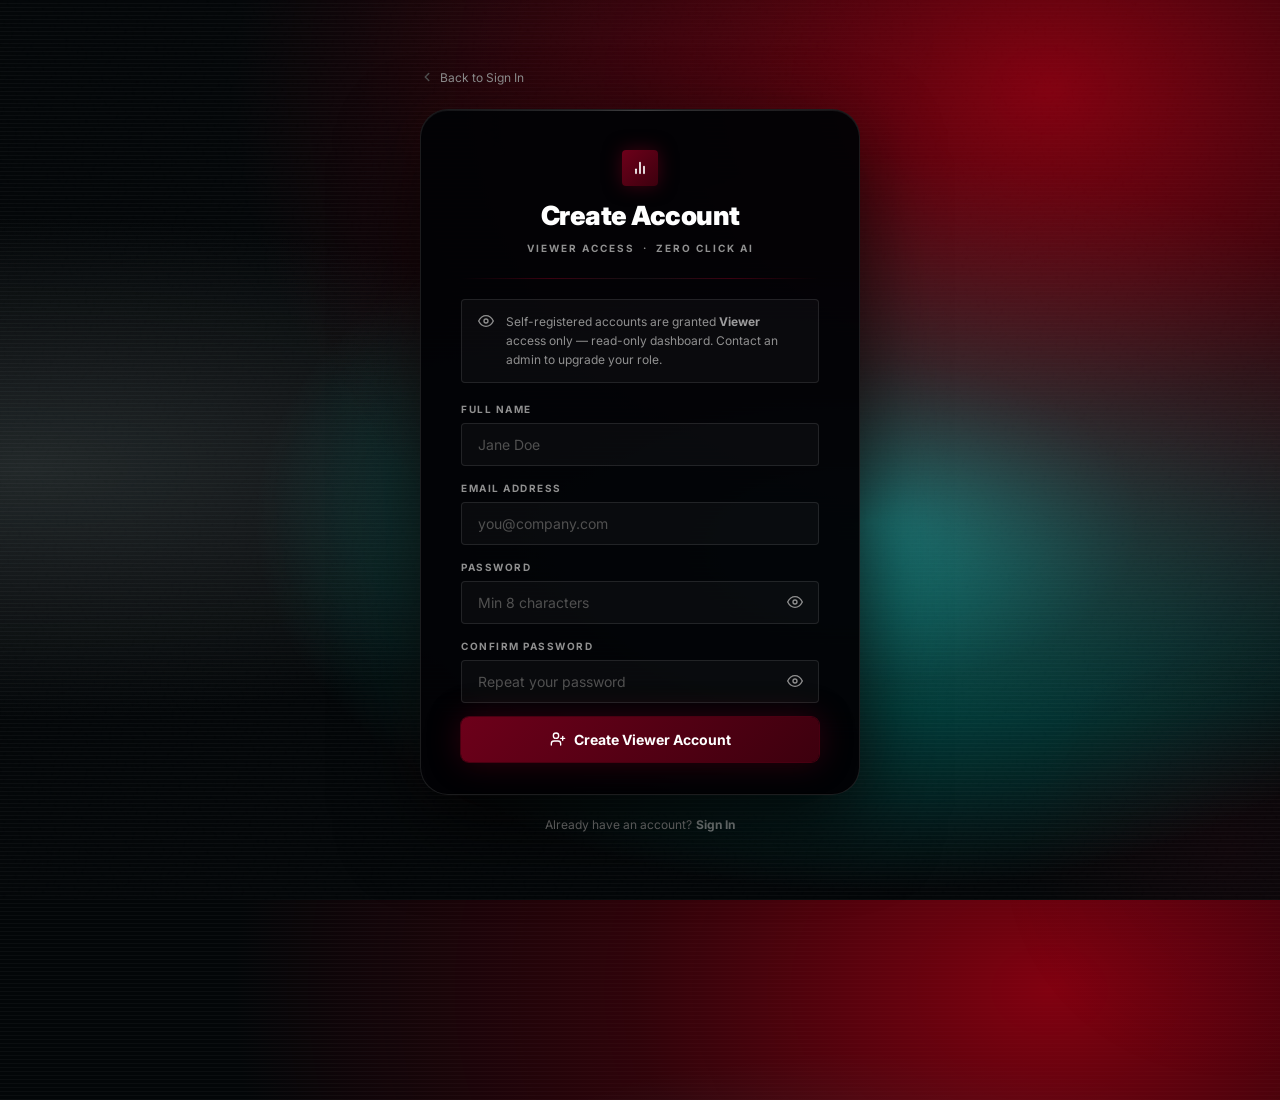
<file: frontend/register.html>
<!DOCTYPE html>
<html lang="en">
<head>
  <meta charset="UTF-8"/>
  <meta name="viewport" content="width=device-width, initial-scale=1.0"/>
  <title>Create Account — Zero Click AI</title>
  <meta name="description" content="Create a free Viewer account for Zero Click AI."/>
  <link rel="stylesheet" href="styles.css"/>
  <style>
    body { display:flex; align-items:center; justify-content:center; min-height:100vh; padding:24px; }

    .top-glow {
      position:fixed; top:-200px; left:50%; transform:translateX(-50%);
      width:660px; height:480px;
      background:radial-gradient(ellipse, rgba(109,0,26,0.18) 0%, transparent 65%);
      pointer-events:none; z-index:0;
    }

    .reg-wrap { width:100%; max-width:440px; position:relative; z-index:1; }

    .back-link {
      display:inline-flex; align-items:center; gap:6px;
      font-size:12px; color:var(--text-muted); margin-bottom:22px; transition:color 0.2s;
    }
    .back-link:hover { color:var(--white); }
    .back-link svg { color:var(--text-hint); transition:color 0.2s; }
    .back-link:hover svg { color:var(--white-60); }

    /* ── Card ── */
    .reg-card {
      background:var(--glass-bg-heavy); backdrop-filter:blur(32px);
      -webkit-backdrop-filter:blur(32px);
      border-radius:var(--r-xl); border:1px solid var(--glass-border);
      box-shadow: 0 32px 80px rgba(0,0,0,0.75), 0 0 60px rgba(109,0,26,0.10), var(--shadow-inset);
      padding:40px 40px 32px; position:relative; overflow:hidden;
    }
    .reg-card::before {
      content:''; position:absolute; top:0; left:0; right:0; height:1px;
      background:linear-gradient(90deg, transparent 0%, rgba(255,255,255,0.12) 40%, rgba(255,255,255,0.20) 50%, rgba(255,255,255,0.12) 60%, transparent 100%);
    }

    .brand-row { display:flex; align-items:center; justify-content:center; gap:10px; margin-bottom:8px; }
    .brand-icon { width:36px; height:36px; background:var(--grad-burg); border-radius:var(--r-xs); display:flex; align-items:center; justify-content:center; box-shadow: 0 0 18px rgba(109,0,26,0.55); }
    .brand-icon svg { color:white; }

    .reg-title { font-size:1.65rem; font-weight:900; text-align:center; letter-spacing:-0.5px; color:var(--white); margin-bottom:4px; }
    .reg-sub   { font-size:10px; font-weight:700; letter-spacing:2px; text-transform:uppercase; color:var(--text-muted); text-align:center; }
    .reg-divider { height:1px; border:none; margin:22px 0 20px; background:linear-gradient(90deg, transparent, rgba(109,0,26,0.55), rgba(255,255,255,0.06), rgba(109,0,26,0.55), transparent); }

    /* ── Register button ── */
    .reg-btn {
      width:100%; background:var(--grad-burg); color:var(--white); border:none;
      border-radius:var(--r-sm); font-family:inherit; font-size:14px; font-weight:700;
      padding:14px; cursor:pointer; transition:all 0.22s; margin-top:8px;
      box-shadow: 0 0 0 1px rgba(109,0,26,0.60), var(--shadow-burg);
      display:flex; align-items:center; justify-content:center; gap:8px;
    }
    .reg-btn:hover {
      background:var(--grad-burg-h);
      box-shadow: 0 0 0 1px rgba(140,0,32,0.70), 0 0 48px rgba(109,0,26,0.60), 0 8px 32px rgba(0,0,0,0.60);
      transform:translateY(-2px);
    }
    .reg-btn svg { color:white; }

    .bottom-link { text-align:center; margin-top:20px; font-size:12px; color:var(--text-muted); }
    .bottom-link a { color:var(--white-60); font-weight:700; margin-left:4px; transition:color 0.2s; }
    .bottom-link a:hover { color:var(--white); }

    .match-hint { font-size:10px; font-weight:700; letter-spacing:0.5px; margin-top:-6px; margin-bottom:10px; display:flex; align-items:center; gap:5px; }

    /* ── Password row with eye toggle ── */
    .pw-row { position:relative; }
    .pw-row .input-field { padding-right:46px; }
    .eye-btn {
      position:absolute; right:12px; top:50%; transform:translateY(-50%);
      background:none; border:none; cursor:pointer; padding:4px;
      color:var(--text-muted); transition:color 0.2s; display:flex; align-items:center;
    }
    .eye-btn:hover { color:var(--white); }
  </style>
</head>
<body class="page-fade">
  <div class="top-glow"></div>
  <div class="bg-glow-br"></div>

  <div class="reg-wrap">
    <a href="login.html" class="back-link">
      <svg xmlns="http://www.w3.org/2000/svg" width="14" height="14" viewBox="0 0 24 24" fill="none" stroke="currentColor" stroke-width="2.5" stroke-linecap="round" stroke-linejoin="round"><path d="m15 18-6-6 6-6"/></svg>
      Back to Sign In
    </a>

    <div class="reg-card">
      <!-- Brand -->
      <div class="brand-row">
        <div class="brand-icon">
          <svg xmlns="http://www.w3.org/2000/svg" width="16" height="16" viewBox="0 0 24 24" fill="none" stroke="currentColor" stroke-width="2.5" stroke-linecap="round" stroke-linejoin="round"><line x1="18" y1="20" x2="18" y2="10"/><line x1="12" y1="20" x2="12" y2="4"/><line x1="6" y1="20" x2="6" y2="14"/></svg>
        </div>
      </div>
      <div class="reg-title">Create Account</div>
      <div class="reg-sub">Viewer Access &nbsp;·&nbsp; Zero Click AI</div>
      <hr class="reg-divider"/>

      <!-- Alerts -->
      <div id="regError" class="alert-error" style="display:none;">
        <svg xmlns="http://www.w3.org/2000/svg" width="14" height="14" viewBox="0 0 24 24" fill="none" stroke="currentColor" stroke-width="2" stroke-linecap="round" stroke-linejoin="round"><circle cx="12" cy="12" r="10"/><line x1="12" y1="8" x2="12" y2="12"/><line x1="12" y1="16" x2="12.01" y2="16"/></svg>
        <span id="regErrMsg"></span>
      </div>
      <div id="regSuccess" class="alert-success" style="display:none;">
        <svg xmlns="http://www.w3.org/2000/svg" width="14" height="14" viewBox="0 0 24 24" fill="none" stroke="currentColor" stroke-width="2" stroke-linecap="round" stroke-linejoin="round"><polyline points="20 6 9 17 4 12"/></svg>
        <span id="regSuccessMsg"></span>
      </div>

      <!-- Viewer notice -->
      <div class="viewer-notice">
        <svg xmlns="http://www.w3.org/2000/svg" width="16" height="16" viewBox="0 0 24 24" fill="none" stroke="currentColor" stroke-width="2" stroke-linecap="round" stroke-linejoin="round" style="color:var(--text-muted);flex-shrink:0;margin-top:1px;"><path d="M1 12s4-8 11-8 11 8 11 8-4 8-11 8-11-8-11-8z"/><circle cx="12" cy="12" r="3"/></svg>
        <span>Self-registered accounts are granted <b>Viewer</b> access only — read-only dashboard. Contact an admin to upgrade your role.</span>
      </div>

      <!-- Full Name -->
      <div class="input-group">
        <label class="input-label" for="fullName">Full Name</label>
        <input type="text" id="fullName" class="input-field" placeholder="Jane Doe" autocomplete="name"/>
      </div>

      <!-- Email -->
      <div class="input-group">
        <label class="input-label" for="regEmail">Email Address</label>
        <input type="email" id="regEmail" class="input-field" placeholder="you@company.com" autocomplete="email"/>
      </div>

      <!-- Password -->
      <div class="input-group">
        <label class="input-label" for="regPw">Password</label>
        <div class="pw-row">
          <input type="password" id="regPw" class="input-field" placeholder="Min 8 characters" oninput="updateStrength(this.value)" autocomplete="new-password"/>
          <button class="eye-btn" type="button" onclick="togglePw('regPw', this)" tabindex="-1" title="Show / hide password">
            <svg xmlns="http://www.w3.org/2000/svg" width="16" height="16" viewBox="0 0 24 24" fill="none" stroke="currentColor" stroke-width="2" stroke-linecap="round" stroke-linejoin="round"><path d="M1 12s4-8 11-8 11 8 11 8-4 8-11 8-11-8-11-8z"/><circle cx="12" cy="12" r="3"/></svg>
          </button>
        </div>
        <!-- Strength bar -->
        <div id="strengthWrap" style="display:none; margin-top:8px;">
          <div class="pw-strength-track"><div class="pw-strength-fill" id="strengthFill"></div></div>
          <span class="pw-strength-label" id="strengthLabel"></span>
        </div>
      </div>

      <!-- Confirm Password -->
      <div class="input-group">
        <label class="input-label" for="regPw2">Confirm Password</label>
        <div class="pw-row">
          <input type="password" id="regPw2" class="input-field" placeholder="Repeat your password"
                 oninput="checkMatch()" onkeydown="if(event.key==='Enter') doRegister()" autocomplete="new-password"/>
          <button class="eye-btn" type="button" onclick="togglePw('regPw2', this)" tabindex="-1" title="Show / hide password">
            <svg xmlns="http://www.w3.org/2000/svg" width="16" height="16" viewBox="0 0 24 24" fill="none" stroke="currentColor" stroke-width="2" stroke-linecap="round" stroke-linejoin="round"><path d="M1 12s4-8 11-8 11 8 11 8-4 8-11 8-11-8-11-8z"/><circle cx="12" cy="12" r="3"/></svg>
          </button>
        </div>
        <div class="match-hint" id="matchHint" style="display:none;"></div>
      </div>

      <!-- Submit -->
      <button class="reg-btn" onclick="doRegister()">
        <svg xmlns="http://www.w3.org/2000/svg" width="16" height="16" viewBox="0 0 24 24" fill="none" stroke="currentColor" stroke-width="2" stroke-linecap="round" stroke-linejoin="round"><path d="M16 21v-2a4 4 0 0 0-4-4H6a4 4 0 0 0-4 4v2"/><circle cx="9" cy="7" r="4"/><line x1="19" y1="8" x2="19" y2="14"/><line x1="22" y1="11" x2="16" y2="11"/></svg>
        Create Viewer Account
      </button>
    </div>

    <div class="bottom-link">Already have an account?<a href="login.html">Sign In</a></div>
</div>

  <script src="app.js?v=3"></script>
  <script>
    function togglePw(inputId, btn) {
      const input = document.getElementById(inputId);
      const isHidden = input.type === 'password';
      input.type = isHidden ? 'text' : 'password';
      btn.innerHTML = isHidden
        ? `<svg xmlns="http://www.w3.org/2000/svg" width="16" height="16" viewBox="0 0 24 24" fill="none" stroke="currentColor" stroke-width="2" stroke-linecap="round" stroke-linejoin="round"><path d="M17.94 17.94A10.07 10.07 0 0 1 12 20c-7 0-11-8-11-8a18.45 18.45 0 0 1 5.06-5.94"/><path d="M9.9 4.24A9.12 9.12 0 0 1 12 4c7 0 11 8 11 8a18.5 18.5 0 0 1-2.16 3.19"/><line x1="1" y1="1" x2="23" y2="23"/></svg>`
        : `<svg xmlns="http://www.w3.org/2000/svg" width="16" height="16" viewBox="0 0 24 24" fill="none" stroke="currentColor" stroke-width="2" stroke-linecap="round" stroke-linejoin="round"><path d="M1 12s4-8 11-8 11 8 11 8-4 8-11 8-11-8-11-8z"/><circle cx="12" cy="12" r="3"/></svg>`;
    }
    function updateStrength(pw) {
      const wrap  = document.getElementById('strengthWrap');
      const fill  = document.getElementById('strengthFill');
      const label = document.getElementById('strengthLabel');
      if (!pw) { wrap.style.display = 'none'; return; }
      let score = 0;
      if (pw.length >= 8)  score++;
      if (pw.length >= 12) score++;
      if (/[A-Z]/.test(pw) && /[0-9]/.test(pw)) score++;
      if (/[!@#$%^&*()_+\-=\[\]{}|;:,.<>?]/.test(pw)) score++;
      score = Math.max(1, Math.min(score, 4));
      const map = {
        1:{ color:'#DC2626', label:'Weak',   w:'25%' },
        2:{ color:'#D97706', label:'Fair',   w:'50%' },
        3:{ color:'#9CA3AF', label:'Good',   w:'75%' },
        4:{ color:'#FFFFFF', label:'Strong', w:'100%'}
      };
      const m = map[score];
      wrap.style.display='block'; fill.style.width=m.w; fill.style.background=m.color;
      label.style.color=m.color; label.textContent=m.label;
    }

    function checkMatch() {
      const pw   = document.getElementById('regPw').value;
      const pw2  = document.getElementById('regPw2').value;
      const hint = document.getElementById('matchHint');
      if (!pw2) { hint.style.display='none'; return; }
      hint.style.display = 'flex';
      if (pw === pw2) {
        hint.innerHTML = `<svg xmlns="http://www.w3.org/2000/svg" width="12" height="12" viewBox="0 0 24 24" fill="none" stroke="currentColor" stroke-width="2.5" stroke-linecap="round" stroke-linejoin="round"><polyline points="20 6 9 17 4 12"/></svg> Passwords match`;
        hint.style.color = '#86EFAC';
      } else {
        hint.innerHTML = `<svg xmlns="http://www.w3.org/2000/svg" width="12" height="12" viewBox="0 0 24 24" fill="none" stroke="currentColor" stroke-width="2.5" stroke-linecap="round" stroke-linejoin="round"><line x1="18" y1="6" x2="6" y2="18"/><line x1="6" y1="6" x2="18" y2="18"/></svg> Passwords do not match`;
        hint.style.color = '#FCA5A5';
      }
    }

    async function doRegister() {
      const name = document.getElementById('fullName').value.trim();
      const email= document.getElementById('regEmail').value.trim();
      const pw   = document.getElementById('regPw').value;
      const pw2  = document.getElementById('regPw2').value;
      clearMsgs();
      if (!name || !email || !pw || !pw2) { showError('All fields are required.'); return; }
      if (name.length < 2) { showError('Please enter your full name.'); return; }
      if (!email.includes('@') || !email.split('@')[1]?.includes('.')) { showError('Please enter a valid email address.'); return; }
      if (pw.length < 8)   { showError('Password must be at least 8 characters.'); return; }
      if (pw !== pw2)      { showError('Passwords do not match.'); return; }
      if (window.App && App.hasConfiguredBackend()) {
        try {
          await App.request('/api/auth/register', {
            method: 'POST',
            auth: false,
            body: { name, email, password: pw }
          });
          showSuccess('Account created! Redirecting to Sign In...');
          setTimeout(() => { window.location.href = 'login.html'; }, 1600);
          return;
        } catch (error) {
          showError(error.message || 'Backend registration failed.');
          return;
        }
      }

      const demoUsers = window.App ? App.getDemoUsers() : [];
      if (demoUsers.some(user => user.email.toLowerCase() === email.toLowerCase())) {
        showError('That email is already registered.');
        return;
      }
      if (window.App) {
        demoUsers.push({ name, email, password: pw, role: 'Viewer' });
        App.saveDemoUsers(demoUsers);
      }
      showSuccess('Account created! Redirecting to Sign In...');
      setTimeout(() => { window.location.href = 'login.html'; }, 1600);
    }
    function showError(msg)  { document.getElementById('regErrMsg').textContent = msg; document.getElementById('regError').style.display = 'flex'; }
    function showSuccess(msg){ document.getElementById('regSuccessMsg').textContent = msg; document.getElementById('regSuccess').style.display = 'flex'; }
    function clearMsgs()     { document.getElementById('regError').style.display='none'; document.getElementById('regSuccess').style.display='none'; }
  </script>
</body>
</html>
</file>
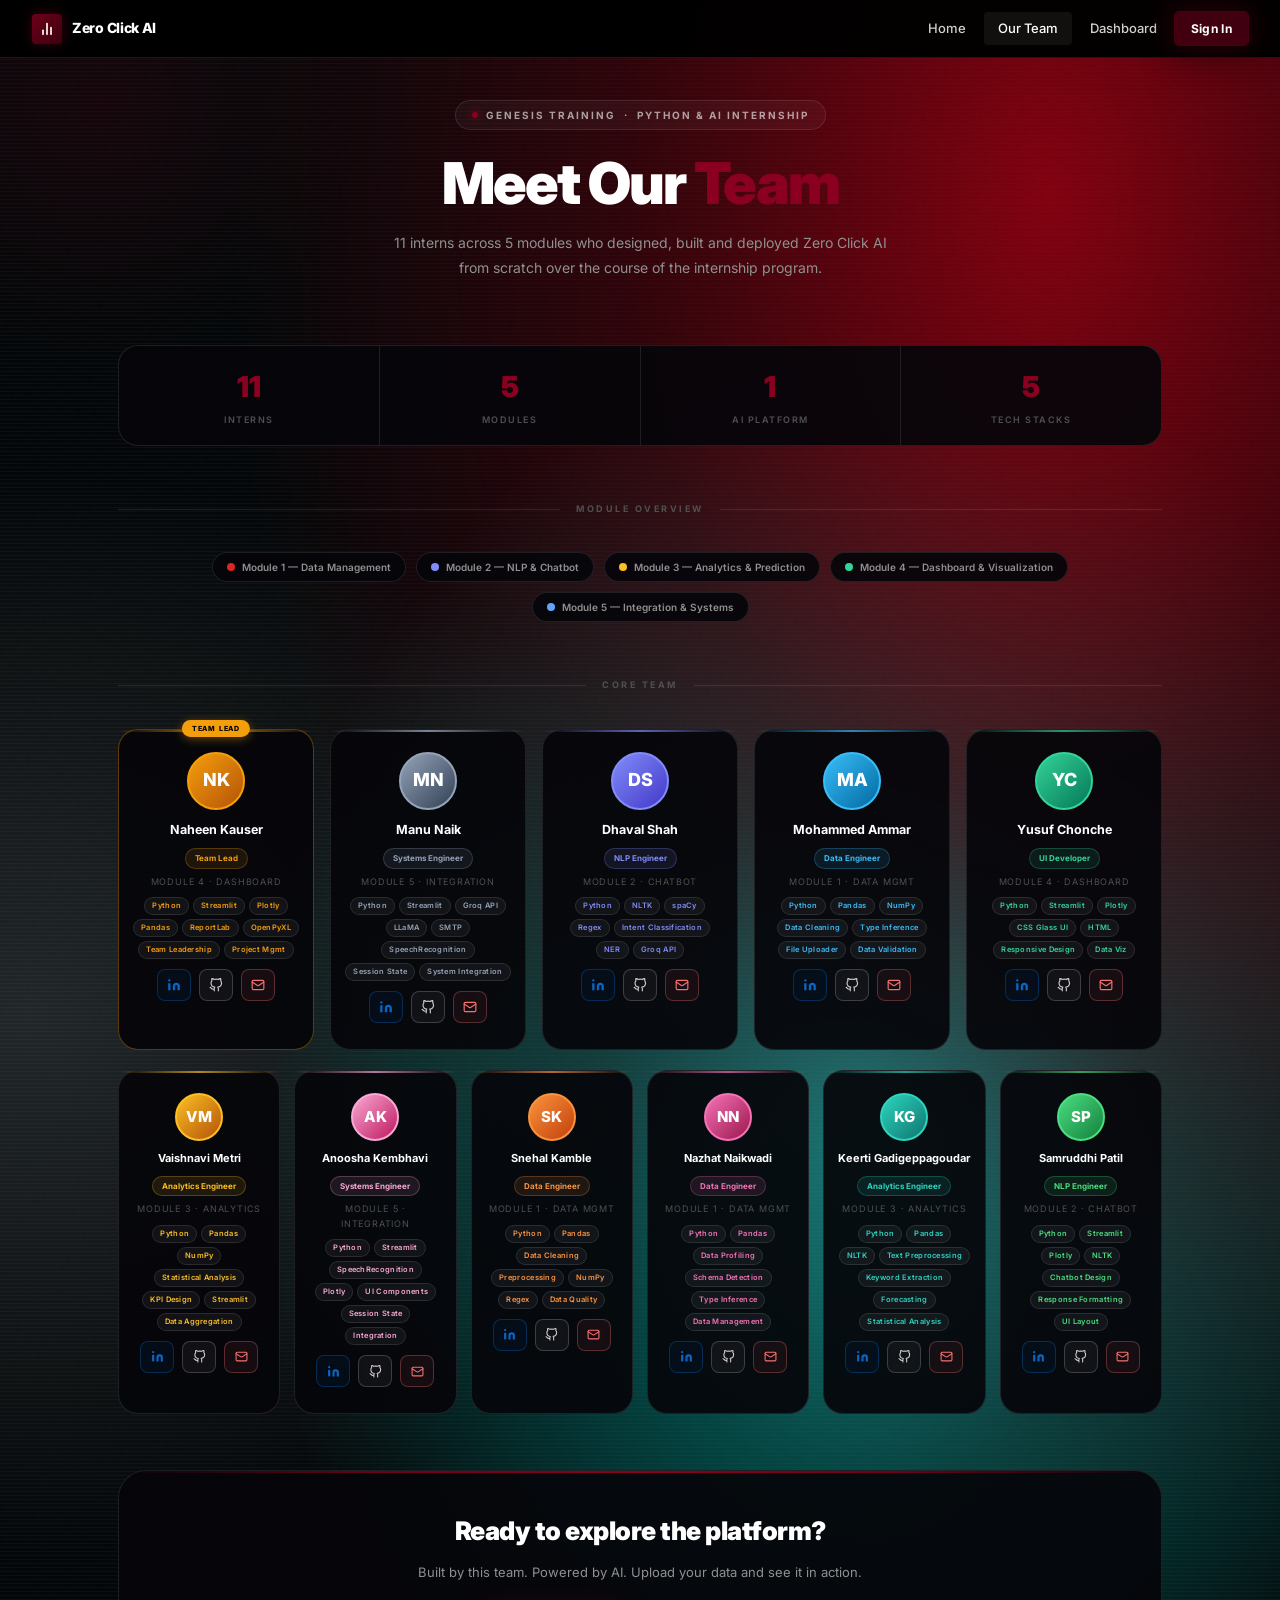
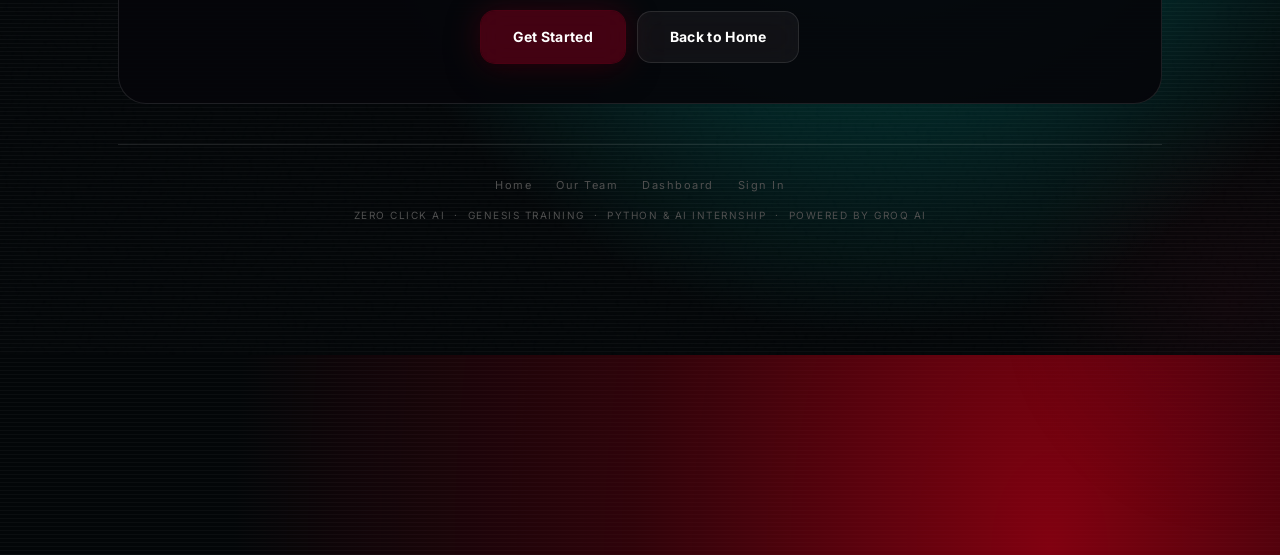
<file: frontend/team.html>
<!DOCTYPE html>
<html lang="en">
<head>
  <meta charset="UTF-8"/>
  <meta name="viewport" content="width=device-width, initial-scale=1.0"/>
  <title>Our Team — Zero Click AI</title>
  <meta name="description" content="Meet the 11 interns who built Zero Click AI at Genesis Training."/>
  <link rel="stylesheet" href="styles.css"/>
  <style>
    .team-container { max-width: 1100px; margin: 0 auto; padding: 0 28px 100px; position: relative; z-index: 1; }

    /* ── Hero ── */
    .team-hero { text-align: center; padding: 100px 28px 64px; position: relative; z-index: 1; }
    .team-hero h1 { font-size: clamp(2.4rem, 5vw, 3.6rem); font-weight: 900; letter-spacing: -2px; color: var(--white); margin-bottom: 14px; }
    .team-hero h1 span { color: var(--burgundy-lt); }
    .team-hero p { font-size: 14px; color: var(--text-muted); max-width: 520px; margin: 0 auto 0; line-height: 1.8; }

    /* ── Section label ── */
    .divider-row { display: flex; align-items: center; gap: 16px; margin-bottom: 36px; }
    .divider-row .line { flex: 1; height: 1px; background: var(--glass-border); }
    .divider-row span { font-size: 9px; font-weight: 700; letter-spacing: 2.5px; text-transform: uppercase; color: var(--text-hint); white-space: nowrap; }

    /* ── Stats bar ── */
    .team-stats { display: flex; justify-content: center; gap: 0; margin-bottom: 56px; background: var(--glass-bg); border: 1px solid var(--glass-border); border-radius: var(--r-lg); overflow: hidden; }
    .ts-item { flex: 1; text-align: center; padding: 18px 12px; border-right: 1px solid var(--glass-border); }
    .ts-item:last-child { border-right: none; }
    .ts-num { font-size: 1.8rem; font-weight: 900; color: var(--burgundy-lt); }
    .ts-label { font-size: 9px; font-weight: 600; color: var(--text-hint); text-transform: uppercase; letter-spacing: 1.5px; margin-top: 3px; }

    /* ── Team grid ── */
    .team-grid-5 { display: grid; grid-template-columns: repeat(5, 1fr); gap: 16px; margin-bottom: 20px; }
    .team-grid-6 { display: grid; grid-template-columns: repeat(6, 1fr); gap: 14px; margin-bottom: 56px; }
    @media(max-width: 900px) { .team-grid-5, .team-grid-6 { grid-template-columns: repeat(3, 1fr); } }
    @media(max-width: 600px) { .team-grid-5, .team-grid-6 { grid-template-columns: repeat(2, 1fr); } }

    /* ── Member card ── */
    .member-card {
      background: var(--glass-bg); border: 1px solid var(--glass-border);
      border-radius: var(--r-lg); padding: 22px 14px 18px; text-align: center;
      position: relative; overflow: visible;
      transition: border-color 0.22s, transform 0.22s, box-shadow 0.22s;
    }
    .member-card:hover { border-color: var(--burgundy-border); transform: translateY(-4px); box-shadow: 0 12px 40px rgba(109,0,26,0.2); }
    .member-card.is-lead { border-color: rgba(245,158,11,0.35); }
    .member-card.is-lead:hover { border-color: rgba(245,158,11,0.65); box-shadow: 0 12px 40px rgba(245,158,11,0.15); }
    .member-card::before { content: ''; position: absolute; top: 0; left: 0; right: 0; height: 2px; background: linear-gradient(90deg, transparent, var(--accent-color, var(--burgundy-lt)), transparent); opacity: var(--accent-opacity, 0.7); }

    /* Lead badge */
    .lead-badge {
      position: absolute; top: -10px; left: 50%; transform: translateX(-50%);
      background: #F59E0B; color: #000; font-size: 7px; font-weight: 800;
      padding: 3px 10px; border-radius: 20px; white-space: nowrap; letter-spacing: 0.8px;
      text-transform: uppercase; box-shadow: 0 2px 10px rgba(245,158,11,0.4);
    }

    /* Avatar circle */
    .member-avatar {
      width: 58px; height: 58px; border-radius: 50%;
      display: flex; align-items: center; justify-content: center;
      font-size: 18px; font-weight: 800; color: #fff;
      margin: 0 auto 12px; border: 2px solid var(--accent-color, var(--burgundy-lt));
    }
    .member-card.compact .member-avatar { width: 48px; height: 48px; font-size: 15px; margin-bottom: 10px; }

    .member-name { font-size: 12.5px; font-weight: 700; color: var(--white); margin-bottom: 5px; line-height: 1.3; }
    .member-card.compact .member-name { font-size: 11px; }

    .member-role-badge {
      display: inline-block; font-size: 8px; font-weight: 700;
      padding: 3px 9px; border-radius: 20px; margin-bottom: 6px;
      color: var(--accent-color, var(--burgundy-lt));
      background: rgba(109,0,26,0.12);
      border: 1px solid rgba(109,0,26,0.25);
    }

    .member-module { font-size: 9px; color: var(--text-hint); margin-bottom: 8px; text-transform: uppercase; letter-spacing: 0.8px; }

    /* Tech stack pills */
    .member-tech { display: flex; flex-wrap: wrap; justify-content: center; gap: 4px; margin-bottom: 10px; }
    .tech-pill {
      font-size: 7.5px; font-weight: 600; padding: 2px 7px; border-radius: 20px;
      background: rgba(255,255,255,0.05); border: 1px solid rgba(255,255,255,0.1);
      color: var(--accent-color, #aaa); white-space: nowrap; letter-spacing: 0.3px;
    }

    /* Social links */
    .member-links { display: flex; justify-content: center; gap: 8px; }
    .social-btn {
      width: 32px; height: 32px; border-radius: 8px;
      display: flex; align-items: center; justify-content: center;
      text-decoration: none; transition: all 0.18s;
      border: 1px solid rgba(255,255,255,0.15);
      background: rgba(255,255,255,0.06);
      color: #aaaaaa;
    }
    .social-btn svg { display: block; flex-shrink: 0; pointer-events: none; }
    .social-btn:hover { transform: translateY(-2px); }
    .social-btn.linkedin { color: #0A66C2; border-color: rgba(10,102,194,0.35); background: rgba(10,102,194,0.08); }
    .social-btn.linkedin:hover { background: rgba(10,102,194,0.18); border-color: rgba(10,102,194,0.6); color: #2d8fe8; }
    .social-btn.github  { color: #cccccc; border-color: rgba(255,255,255,0.18); background: rgba(255,255,255,0.05); }
    .social-btn.github:hover  { background: rgba(255,255,255,0.12); border-color: rgba(255,255,255,0.35); color: #ffffff; }
    .social-btn.email   { color: #f87171; border-color: rgba(248,113,113,0.3); background: rgba(248,113,113,0.07); }
    .social-btn.email:hover   { background: rgba(248,113,113,0.16); border-color: rgba(248,113,113,0.55); color: #fca5a5; }

    /* ── Module legend ── */
    .module-legend { display: flex; justify-content: center; flex-wrap: wrap; gap: 10px; margin-bottom: 56px; }
    .mod-item {
      display: flex; align-items: center; gap: 7px;
      background: var(--glass-bg); border: 1px solid var(--glass-border);
      border-radius: 20px; padding: 6px 14px;
      font-size: 10px; font-weight: 600; color: var(--text-muted);
    }
    .mod-dot { width: 8px; height: 8px; border-radius: 50%; flex-shrink: 0; }

    /* ── Footer ── */
    .footer { text-align: center; padding: 32px 28px; border-top: 1px solid var(--glass-border); margin-top: 40px; font-size: 10px; color: var(--text-hint); letter-spacing: 1.5px; }
    .footer-links { display: flex; justify-content: center; gap: 24px; margin-bottom: 12px; }
    .footer-links a { font-size: 11px; color: var(--text-hint); text-decoration: none; transition: color 0.2s; }
    .footer-links a:hover { color: var(--white-60); }
  </style>
</head>
<body class="page-fade">
  <div class="bg-glow-tl"></div>
  <div class="bg-glow-br"></div>

  <!-- Nav -->
  <nav class="nav">
    <div class="nav-brand">
      <div class="nav-brand-icon">
        <svg xmlns="http://www.w3.org/2000/svg" width="16" height="16" viewBox="0 0 24 24" fill="none" stroke="currentColor" stroke-width="2.5" stroke-linecap="round" stroke-linejoin="round"><line x1="18" y1="20" x2="18" y2="10"/><line x1="12" y1="20" x2="12" y2="4"/><line x1="6" y1="20" x2="6" y2="14"/></svg>
      </div>
      Zero Click AI
    </div>
    <div class="nav-links">
      <a href="landing.html" class="nav-link">Home</a>
      <a href="team.html" class="nav-link active">Our Team</a>
      <a href="dashboard.html" class="nav-link">Dashboard</a>
      <a href="login.html" class="btn btn-burg btn-sm">Sign In</a>
    </div>
  </nav>

  <!-- Hero -->
  <div class="team-hero">
    <div style="margin-bottom:20px;">
      <span style="display:inline-flex;align-items:center;gap:8px;font-size:10px;font-weight:700;letter-spacing:2px;text-transform:uppercase;color:var(--white-60);background:rgba(255,255,255,0.04);border:1px solid var(--glass-border);border-radius:20px;padding:6px 16px;">
        <span style="width:6px;height:6px;border-radius:50%;background:var(--burgundy-lt);box-shadow:0 0 8px var(--burgundy-lt);display:inline-block;"></span>
        Genesis Training &nbsp;·&nbsp; Python &amp; AI Internship
      </span>
    </div>
    <h1>Meet Our <span>Team</span></h1>
    <p>11 interns across 5 modules who designed, built and deployed Zero Click AI from scratch over the course of the internship program.</p>
  </div>

  <div class="team-container">

    <!-- Stats bar -->
    <div class="team-stats">
      <div class="ts-item"><div class="ts-num">11</div><div class="ts-label">Interns</div></div>
      <div class="ts-item"><div class="ts-num">5</div><div class="ts-label">Modules</div></div>
      <div class="ts-item"><div class="ts-num">1</div><div class="ts-label">AI Platform</div></div>
      <div class="ts-item"><div class="ts-num">5</div><div class="ts-label">Tech Stacks</div></div>
    </div>

    <!-- Module legend -->
    <div class="divider-row"><div class="line"></div><span>Module Overview</span><div class="line"></div></div>
    <div class="module-legend">
      <div class="mod-item"><div class="mod-dot" style="background:#DC2626"></div>Module 1 — Data Management</div>
      <div class="mod-item"><div class="mod-dot" style="background:#818cf8"></div>Module 2 — NLP &amp; Chatbot</div>
      <div class="mod-item"><div class="mod-dot" style="background:#fbbf24"></div>Module 3 — Analytics &amp; Prediction</div>
      <div class="mod-item"><div class="mod-dot" style="background:#34d399"></div>Module 4 — Dashboard &amp; Visualization</div>
      <div class="mod-item"><div class="mod-dot" style="background:#60a5fa"></div>Module 5 — Integration &amp; Systems</div>
    </div>

    <!-- Row 1: 5 members -->
    <div class="divider-row"><div class="line"></div><span>Core Team</span><div class="line"></div></div>
    <div class="team-grid-5">

      <!-- Naheen — Team Lead -->
      <div class="member-card is-lead" style="--accent-color:#F59E0B">
        <div class="lead-badge">Team Lead</div>
        <div class="member-avatar" style="background:linear-gradient(135deg,#F59E0B,#B45309)">NK</div>
        <div class="member-name">Naheen Kauser</div>
        <div class="member-role-badge" style="color:#F59E0B;background:rgba(245,158,11,0.1);border-color:rgba(245,158,11,0.25)">Team Lead</div>
        <div class="member-module">Module 4 · Dashboard</div>
        <div class="member-tech">
          <span class="tech-pill">Python</span><span class="tech-pill">Streamlit</span><span class="tech-pill">Plotly</span><span class="tech-pill">Pandas</span><span class="tech-pill">ReportLab</span><span class="tech-pill">OpenPyXL</span><span class="tech-pill">Team Leadership</span><span class="tech-pill">Project Mgmt</span>
        </div>
        <div class="member-links">
          <a href="https://in.linkedin.com/in/naheen-kauser-02957a323" target="_blank" class="social-btn linkedin" title="LinkedIn">
            <svg xmlns="http://www.w3.org/2000/svg" width="14" height="14" viewBox="0 0 24 24" fill="currentColor"><path d="M16 8a6 6 0 0 1 6 6v7h-4v-7a2 2 0 0 0-2-2 2 2 0 0 0-2 2v7h-4v-7a6 6 0 0 1 6-6z"/><rect x="2" y="9" width="4" height="12"/><circle cx="4" cy="4" r="2"/></svg>
          </a>
          <a href="https://github.com/NaheenKauserr" target="_blank" class="social-btn github" title="GitHub">
            <svg xmlns="http://www.w3.org/2000/svg" width="14" height="14" viewBox="0 0 24 24" fill="none" stroke="currentColor" stroke-width="2" stroke-linecap="round" stroke-linejoin="round"><path d="M9 19c-5 1.5-5-2.5-7-3m14 6v-3.87a3.37 3.37 0 0 0-.94-2.61c3.14-.35 6.44-1.54 6.44-7A5.44 5.44 0 0 0 20 4.77 5.07 5.07 0 0 0 19.91 1S18.73.65 16 2.48a13.38 13.38 0 0 0-7 0C6.27.65 5.09 1 5.09 1A5.07 5.07 0 0 0 5 4.77a5.44 5.44 0 0 0-1.5 3.78c0 5.42 3.3 6.61 6.44 7A3.37 3.37 0 0 0 9 18.13V22"/></svg>
          </a>
          <a href="mailto:naheenkauser113@gmail.com" class="social-btn email" title="Email">
            <svg xmlns="http://www.w3.org/2000/svg" width="14" height="14" viewBox="0 0 24 24" fill="none" stroke="currentColor" stroke-width="2" stroke-linecap="round" stroke-linejoin="round"><rect x="2" y="4" width="20" height="16" rx="2"/><path d="m22 7-8.97 5.7a1.94 1.94 0 0 1-2.06 0L2 7"/></svg>
          </a>
        </div>
      </div>

      <!-- Manu -->
      <div class="member-card" style="--accent-color:#94a3b8; --accent-opacity:0.8">
        <div class="member-avatar" style="background:linear-gradient(135deg,#94a3b8,#334155)">MN</div>
        <div class="member-name">Manu Naik</div>
        <div class="member-role-badge" style="color:#94a3b8;background:rgba(148,163,184,0.1);border-color:rgba(148,163,184,0.25)">Systems Engineer</div>
        <div class="member-module">Module 5 · Integration</div>
        <div class="member-tech">
          <span class="tech-pill">Python</span><span class="tech-pill">Streamlit</span><span class="tech-pill">Groq API</span><span class="tech-pill">LLaMA</span><span class="tech-pill">SMTP</span><span class="tech-pill">SpeechRecognition</span><span class="tech-pill">Session State</span><span class="tech-pill">System Integration</span>
        </div>
        <div class="member-links">
          <a href="https://www.linkedin.com/in/manu-naik-73bb702a7" target="_blank" class="social-btn linkedin" title="LinkedIn">
            <svg xmlns="http://www.w3.org/2000/svg" width="14" height="14" viewBox="0 0 24 24" fill="currentColor"><path d="M16 8a6 6 0 0 1 6 6v7h-4v-7a2 2 0 0 0-2-2 2 2 0 0 0-2 2v7h-4v-7a6 6 0 0 1 6-6z"/><rect x="2" y="9" width="4" height="12"/><circle cx="4" cy="4" r="2"/></svg>
          </a>
          <a href="https://github.com/manunaik111" target="_blank" class="social-btn github" title="GitHub">
            <svg xmlns="http://www.w3.org/2000/svg" width="14" height="14" viewBox="0 0 24 24" fill="none" stroke="currentColor" stroke-width="2" stroke-linecap="round" stroke-linejoin="round"><path d="M9 19c-5 1.5-5-2.5-7-3m14 6v-3.87a3.37 3.37 0 0 0-.94-2.61c3.14-.35 6.44-1.54 6.44-7A5.44 5.44 0 0 0 20 4.77 5.07 5.07 0 0 0 19.91 1S18.73.65 16 2.48a13.38 13.38 0 0 0-7 0C6.27.65 5.09 1 5.09 1A5.07 5.07 0 0 0 5 4.77a5.44 5.44 0 0 0-1.5 3.78c0 5.42 3.3 6.61 6.44 7A3.37 3.37 0 0 0 9 18.13V22"/></svg>
          </a>
          <a href="mailto:manupnaik639@gmail.com" class="social-btn email" title="Email">
            <svg xmlns="http://www.w3.org/2000/svg" width="14" height="14" viewBox="0 0 24 24" fill="none" stroke="currentColor" stroke-width="2" stroke-linecap="round" stroke-linejoin="round"><rect x="2" y="4" width="20" height="16" rx="2"/><path d="m22 7-8.97 5.7a1.94 1.94 0 0 1-2.06 0L2 7"/></svg>
          </a>
        </div>
      </div>

      <!-- Dhaval -->
      <div class="member-card" style="--accent-color:#818cf8">
        <div class="member-avatar" style="background:linear-gradient(135deg,#818cf8,#4338ca)">DS</div>
        <div class="member-name">Dhaval Shah</div>
        <div class="member-role-badge" style="color:#818cf8;background:rgba(129,140,248,0.1);border-color:rgba(129,140,248,0.25)">NLP Engineer</div>
        <div class="member-module">Module 2 · Chatbot</div>
        <div class="member-tech">
          <span class="tech-pill">Python</span><span class="tech-pill">NLTK</span><span class="tech-pill">spaCy</span><span class="tech-pill">Regex</span><span class="tech-pill">Intent Classification</span><span class="tech-pill">NER</span><span class="tech-pill">Groq API</span>
        </div>
        <div class="member-links">
          <a href="https://www.linkedin.com/in/dhaval-shah1628" target="_blank" class="social-btn linkedin" title="LinkedIn">
            <svg xmlns="http://www.w3.org/2000/svg" width="14" height="14" viewBox="0 0 24 24" fill="currentColor"><path d="M16 8a6 6 0 0 1 6 6v7h-4v-7a2 2 0 0 0-2-2 2 2 0 0 0-2 2v7h-4v-7a6 6 0 0 1 6-6z"/><rect x="2" y="9" width="4" height="12"/><circle cx="4" cy="4" r="2"/></svg>
          </a>
          <a href="https://github.com/Dhaval-max3" target="_blank" class="social-btn github" title="GitHub">
            <svg xmlns="http://www.w3.org/2000/svg" width="14" height="14" viewBox="0 0 24 24" fill="none" stroke="currentColor" stroke-width="2" stroke-linecap="round" stroke-linejoin="round"><path d="M9 19c-5 1.5-5-2.5-7-3m14 6v-3.87a3.37 3.37 0 0 0-.94-2.61c3.14-.35 6.44-1.54 6.44-7A5.44 5.44 0 0 0 20 4.77 5.07 5.07 0 0 0 19.91 1S18.73.65 16 2.48a13.38 13.38 0 0 0-7 0C6.27.65 5.09 1 5.09 1A5.07 5.07 0 0 0 5 4.77a5.44 5.44 0 0 0-1.5 3.78c0 5.42 3.3 6.61 6.44 7A3.37 3.37 0 0 0 9 18.13V22"/></svg>
          </a>
          <a href="mailto:d34058397@gmail.com" class="social-btn email" title="Email">
            <svg xmlns="http://www.w3.org/2000/svg" width="14" height="14" viewBox="0 0 24 24" fill="none" stroke="currentColor" stroke-width="2" stroke-linecap="round" stroke-linejoin="round"><rect x="2" y="4" width="20" height="16" rx="2"/><path d="m22 7-8.97 5.7a1.94 1.94 0 0 1-2.06 0L2 7"/></svg>
          </a>
        </div>
      </div>

      <!-- Mohammed Ammar -->
      <div class="member-card" style="--accent-color:#38bdf8">
        <div class="member-avatar" style="background:linear-gradient(135deg,#38bdf8,#0369a1)">MA</div>
        <div class="member-name">Mohammed Ammar</div>
        <div class="member-role-badge" style="color:#38bdf8;background:rgba(56,189,248,0.1);border-color:rgba(56,189,248,0.25)">Data Engineer</div>
        <div class="member-module">Module 1 · Data Mgmt</div>
        <div class="member-tech">
          <span class="tech-pill">Python</span><span class="tech-pill">Pandas</span><span class="tech-pill">NumPy</span><span class="tech-pill">Data Cleaning</span><span class="tech-pill">Type Inference</span><span class="tech-pill">File Uploader</span><span class="tech-pill">Data Validation</span>
        </div>
        <div class="member-links">
          <a href="https://www.linkedin.com/in/mohammed-ammar-bin-zameer-589220363/" target="_blank" class="social-btn linkedin" title="LinkedIn">
            <svg xmlns="http://www.w3.org/2000/svg" width="14" height="14" viewBox="0 0 24 24" fill="currentColor"><path d="M16 8a6 6 0 0 1 6 6v7h-4v-7a2 2 0 0 0-2-2 2 2 0 0 0-2 2v7h-4v-7a6 6 0 0 1 6-6z"/><rect x="2" y="9" width="4" height="12"/><circle cx="4" cy="4" r="2"/></svg>
          </a>
          <a href="https://github.com/ammar3633" target="_blank" class="social-btn github" title="GitHub">
            <svg xmlns="http://www.w3.org/2000/svg" width="14" height="14" viewBox="0 0 24 24" fill="none" stroke="currentColor" stroke-width="2" stroke-linecap="round" stroke-linejoin="round"><path d="M9 19c-5 1.5-5-2.5-7-3m14 6v-3.87a3.37 3.37 0 0 0-.94-2.61c3.14-.35 6.44-1.54 6.44-7A5.44 5.44 0 0 0 20 4.77 5.07 5.07 0 0 0 19.91 1S18.73.65 16 2.48a13.38 13.38 0 0 0-7 0C6.27.65 5.09 1 5.09 1A5.07 5.07 0 0 0 5 4.77a5.44 5.44 0 0 0-1.5 3.78c0 5.42 3.3 6.61 6.44 7A3.37 3.37 0 0 0 9 18.13V22"/></svg>
          </a>
          <a href="mailto:mohammedammar060802@gmail.com" class="social-btn email" title="Email">
            <svg xmlns="http://www.w3.org/2000/svg" width="14" height="14" viewBox="0 0 24 24" fill="none" stroke="currentColor" stroke-width="2" stroke-linecap="round" stroke-linejoin="round"><rect x="2" y="4" width="20" height="16" rx="2"/><path d="m22 7-8.97 5.7a1.94 1.94 0 0 1-2.06 0L2 7"/></svg>
          </a>
        </div>
      </div>

      <!-- Yusuf -->
      <div class="member-card" style="--accent-color:#34d399">
        <div class="member-avatar" style="background:linear-gradient(135deg,#34d399,#047857)">YC</div>
        <div class="member-name">Yusuf Chonche</div>
        <div class="member-role-badge" style="color:#34d399;background:rgba(52,211,153,0.1);border-color:rgba(52,211,153,0.25)">UI Developer</div>
        <div class="member-module">Module 4 · Dashboard</div>
        <div class="member-tech">
          <span class="tech-pill">Python</span><span class="tech-pill">Streamlit</span><span class="tech-pill">Plotly</span><span class="tech-pill">CSS Glass UI</span><span class="tech-pill">HTML</span><span class="tech-pill">Responsive Design</span><span class="tech-pill">Data Viz</span>
        </div>
        <div class="member-links">
          <a href="https://www.linkedin.com/in/yusuf-chonche-5114892ba/" target="_blank" class="social-btn linkedin" title="LinkedIn">
            <svg xmlns="http://www.w3.org/2000/svg" width="14" height="14" viewBox="0 0 24 24" fill="currentColor"><path d="M16 8a6 6 0 0 1 6 6v7h-4v-7a2 2 0 0 0-2-2 2 2 0 0 0-2 2v7h-4v-7a6 6 0 0 1 6-6z"/><rect x="2" y="9" width="4" height="12"/><circle cx="4" cy="4" r="2"/></svg>
          </a>
          <a href="https://github.com/yusufchonche0-web" target="_blank" class="social-btn github" title="GitHub">
            <svg xmlns="http://www.w3.org/2000/svg" width="14" height="14" viewBox="0 0 24 24" fill="none" stroke="currentColor" stroke-width="2" stroke-linecap="round" stroke-linejoin="round"><path d="M9 19c-5 1.5-5-2.5-7-3m14 6v-3.87a3.37 3.37 0 0 0-.94-2.61c3.14-.35 6.44-1.54 6.44-7A5.44 5.44 0 0 0 20 4.77 5.07 5.07 0 0 0 19.91 1S18.73.65 16 2.48a13.38 13.38 0 0 0-7 0C6.27.65 5.09 1 5.09 1A5.07 5.07 0 0 0 5 4.77a5.44 5.44 0 0 0-1.5 3.78c0 5.42 3.3 6.61 6.44 7A3.37 3.37 0 0 0 9 18.13V22"/></svg>
          </a>
          <a href="mailto:yusufchonche0@gmail.com" class="social-btn email" title="Email">
            <svg xmlns="http://www.w3.org/2000/svg" width="14" height="14" viewBox="0 0 24 24" fill="none" stroke="currentColor" stroke-width="2" stroke-linecap="round" stroke-linejoin="round"><rect x="2" y="4" width="20" height="16" rx="2"/><path d="m22 7-8.97 5.7a1.94 1.94 0 0 1-2.06 0L2 7"/></svg>
          </a>
        </div>
      </div>
    </div>

    <!-- Row 2: 6 members -->
    <div class="team-grid-6">

      <!-- Vaishnavi -->
      <div class="member-card compact" style="--accent-color:#fbbf24">
        <div class="member-avatar" style="background:linear-gradient(135deg,#fbbf24,#b45309)">VM</div>
        <div class="member-name">Vaishnavi Metri</div>
        <div class="member-role-badge" style="color:#fbbf24;background:rgba(251,191,36,0.1);border-color:rgba(251,191,36,0.25)">Analytics Engineer</div>
        <div class="member-module">Module 3 · Analytics</div>
        <div class="member-tech">
          <span class="tech-pill">Python</span><span class="tech-pill">Pandas</span><span class="tech-pill">NumPy</span><span class="tech-pill">Statistical Analysis</span><span class="tech-pill">KPI Design</span><span class="tech-pill">Streamlit</span><span class="tech-pill">Data Aggregation</span>
        </div>
        <div class="member-links">
          <a href="https://www.linkedin.com/in/vaishnavi-metri-578b0835a" target="_blank" class="social-btn linkedin" title="LinkedIn">
            <svg xmlns="http://www.w3.org/2000/svg" width="13" height="13" viewBox="0 0 24 24" fill="currentColor"><path d="M16 8a6 6 0 0 1 6 6v7h-4v-7a2 2 0 0 0-2-2 2 2 0 0 0-2 2v7h-4v-7a6 6 0 0 1 6-6z"/><rect x="2" y="9" width="4" height="12"/><circle cx="4" cy="4" r="2"/></svg>
          </a>
          <a href="https://github.com/vaishnavimetri234-v11s" target="_blank" class="social-btn github" title="GitHub">
            <svg xmlns="http://www.w3.org/2000/svg" width="13" height="13" viewBox="0 0 24 24" fill="none" stroke="currentColor" stroke-width="2" stroke-linecap="round" stroke-linejoin="round"><path d="M9 19c-5 1.5-5-2.5-7-3m14 6v-3.87a3.37 3.37 0 0 0-.94-2.61c3.14-.35 6.44-1.54 6.44-7A5.44 5.44 0 0 0 20 4.77 5.07 5.07 0 0 0 19.91 1S18.73.65 16 2.48a13.38 13.38 0 0 0-7 0C6.27.65 5.09 1 5.09 1A5.07 5.07 0 0 0 5 4.77a5.44 5.44 0 0 0-1.5 3.78c0 5.42 3.3 6.61 6.44 7A3.37 3.37 0 0 0 9 18.13V22"/></svg>
          </a>
          <a href="mailto:vaishnavimetri234@gmail.com" class="social-btn email" title="Email">
            <svg xmlns="http://www.w3.org/2000/svg" width="13" height="13" viewBox="0 0 24 24" fill="none" stroke="currentColor" stroke-width="2" stroke-linecap="round" stroke-linejoin="round"><rect x="2" y="4" width="20" height="16" rx="2"/><path d="m22 7-8.97 5.7a1.94 1.94 0 0 1-2.06 0L2 7"/></svg>
          </a>
        </div>
      </div>

      <!-- Anoosha -->
      <div class="member-card compact" style="--accent-color:#f9a8d4">
        <div class="member-avatar" style="background:linear-gradient(135deg,#f9a8d4,#be185d)">AK</div>
        <div class="member-name">Anoosha Kembhavi</div>
        <div class="member-role-badge" style="color:#f9a8d4;background:rgba(249,168,212,0.1);border-color:rgba(249,168,212,0.25)">Systems Engineer</div>
        <div class="member-module">Module 5 · Integration</div>
        <div class="member-tech">
          <span class="tech-pill">Python</span><span class="tech-pill">Streamlit</span><span class="tech-pill">SpeechRecognition</span><span class="tech-pill">Plotly</span><span class="tech-pill">UI Components</span><span class="tech-pill">Session State</span><span class="tech-pill">Integration</span>
        </div>
        <div class="member-links">
          <a href="http://www.linkedin.com/in/anoosha-kembhavi" target="_blank" class="social-btn linkedin" title="LinkedIn">
            <svg xmlns="http://www.w3.org/2000/svg" width="13" height="13" viewBox="0 0 24 24" fill="currentColor"><path d="M16 8a6 6 0 0 1 6 6v7h-4v-7a2 2 0 0 0-2-2 2 2 0 0 0-2 2v7h-4v-7a6 6 0 0 1 6-6z"/><rect x="2" y="9" width="4" height="12"/><circle cx="4" cy="4" r="2"/></svg>
          </a>
          <a href="https://github.com/anooshakembhavi-afk" target="_blank" class="social-btn github" title="GitHub">
            <svg xmlns="http://www.w3.org/2000/svg" width="13" height="13" viewBox="0 0 24 24" fill="none" stroke="currentColor" stroke-width="2" stroke-linecap="round" stroke-linejoin="round"><path d="M9 19c-5 1.5-5-2.5-7-3m14 6v-3.87a3.37 3.37 0 0 0-.94-2.61c3.14-.35 6.44-1.54 6.44-7A5.44 5.44 0 0 0 20 4.77 5.07 5.07 0 0 0 19.91 1S18.73.65 16 2.48a13.38 13.38 0 0 0-7 0C6.27.65 5.09 1 5.09 1A5.07 5.07 0 0 0 5 4.77a5.44 5.44 0 0 0-1.5 3.78c0 5.42 3.3 6.61 6.44 7A3.37 3.37 0 0 0 9 18.13V22"/></svg>
          </a>
          <a href="mailto:anooshakembhavi@gmail.com" class="social-btn email" title="Email">
            <svg xmlns="http://www.w3.org/2000/svg" width="13" height="13" viewBox="0 0 24 24" fill="none" stroke="currentColor" stroke-width="2" stroke-linecap="round" stroke-linejoin="round"><rect x="2" y="4" width="20" height="16" rx="2"/><path d="m22 7-8.97 5.7a1.94 1.94 0 0 1-2.06 0L2 7"/></svg>
          </a>
        </div>
      </div>

      <!-- Snehal -->
      <div class="member-card compact" style="--accent-color:#fb923c">
        <div class="member-avatar" style="background:linear-gradient(135deg,#fb923c,#c2410c)">SK</div>
        <div class="member-name">Snehal Kamble</div>
        <div class="member-role-badge" style="color:#fb923c;background:rgba(251,146,60,0.1);border-color:rgba(251,146,60,0.25)">Data Engineer</div>
        <div class="member-module">Module 1 · Data Mgmt</div>
        <div class="member-tech">
          <span class="tech-pill">Python</span><span class="tech-pill">Pandas</span><span class="tech-pill">Data Cleaning</span><span class="tech-pill">Preprocessing</span><span class="tech-pill">NumPy</span><span class="tech-pill">Regex</span><span class="tech-pill">Data Quality</span>
        </div>
        <div class="member-links">
          <a href="https://www.linkedin.com/in/snehal-k-b48369318" target="_blank" class="social-btn linkedin" title="LinkedIn">
            <svg xmlns="http://www.w3.org/2000/svg" width="13" height="13" viewBox="0 0 24 24" fill="currentColor"><path d="M16 8a6 6 0 0 1 6 6v7h-4v-7a2 2 0 0 0-2-2 2 2 0 0 0-2 2v7h-4v-7a6 6 0 0 1 6-6z"/><rect x="2" y="9" width="4" height="12"/><circle cx="4" cy="4" r="2"/></svg>
          </a>
          <a href="https://github.com/kamblesnehal578-sketch" target="_blank" class="social-btn github" title="GitHub">
            <svg xmlns="http://www.w3.org/2000/svg" width="13" height="13" viewBox="0 0 24 24" fill="none" stroke="currentColor" stroke-width="2" stroke-linecap="round" stroke-linejoin="round"><path d="M9 19c-5 1.5-5-2.5-7-3m14 6v-3.87a3.37 3.37 0 0 0-.94-2.61c3.14-.35 6.44-1.54 6.44-7A5.44 5.44 0 0 0 20 4.77 5.07 5.07 0 0 0 19.91 1S18.73.65 16 2.48a13.38 13.38 0 0 0-7 0C6.27.65 5.09 1 5.09 1A5.07 5.07 0 0 0 5 4.77a5.44 5.44 0 0 0-1.5 3.78c0 5.42 3.3 6.61 6.44 7A3.37 3.37 0 0 0 9 18.13V22"/></svg>
          </a>
          <a href="mailto:kamblesnehal578@gmail.com" class="social-btn email" title="Email">
            <svg xmlns="http://www.w3.org/2000/svg" width="13" height="13" viewBox="0 0 24 24" fill="none" stroke="currentColor" stroke-width="2" stroke-linecap="round" stroke-linejoin="round"><rect x="2" y="4" width="20" height="16" rx="2"/><path d="m22 7-8.97 5.7a1.94 1.94 0 0 1-2.06 0L2 7"/></svg>
          </a>
        </div>
      </div>

      <!-- Nazhat -->
      <div class="member-card compact" style="--accent-color:#f472b6">
        <div class="member-avatar" style="background:linear-gradient(135deg,#f472b6,#9d174d)">NN</div>
        <div class="member-name">Nazhat Naikwadi</div>
        <div class="member-role-badge" style="color:#f472b6;background:rgba(244,114,182,0.1);border-color:rgba(244,114,182,0.25)">Data Engineer</div>
        <div class="member-module">Module 1 · Data Mgmt</div>
        <div class="member-tech">
          <span class="tech-pill">Python</span><span class="tech-pill">Pandas</span><span class="tech-pill">Data Profiling</span><span class="tech-pill">Schema Detection</span><span class="tech-pill">Type Inference</span><span class="tech-pill">Data Management</span>
        </div>
        <div class="member-links">
          <a href="https://linkedin.com/in/nazhatnaikwadi" target="_blank" class="social-btn linkedin" title="LinkedIn">
            <svg xmlns="http://www.w3.org/2000/svg" width="13" height="13" viewBox="0 0 24 24" fill="currentColor"><path d="M16 8a6 6 0 0 1 6 6v7h-4v-7a2 2 0 0 0-2-2 2 2 0 0 0-2 2v7h-4v-7a6 6 0 0 1 6-6z"/><rect x="2" y="9" width="4" height="12"/><circle cx="4" cy="4" r="2"/></svg>
          </a>
          <a href="https://github.com/nazhatnaikwadi" target="_blank" class="social-btn github" title="GitHub">
            <svg xmlns="http://www.w3.org/2000/svg" width="13" height="13" viewBox="0 0 24 24" fill="none" stroke="currentColor" stroke-width="2" stroke-linecap="round" stroke-linejoin="round"><path d="M9 19c-5 1.5-5-2.5-7-3m14 6v-3.87a3.37 3.37 0 0 0-.94-2.61c3.14-.35 6.44-1.54 6.44-7A5.44 5.44 0 0 0 20 4.77 5.07 5.07 0 0 0 19.91 1S18.73.65 16 2.48a13.38 13.38 0 0 0-7 0C6.27.65 5.09 1 5.09 1A5.07 5.07 0 0 0 5 4.77a5.44 5.44 0 0 0-1.5 3.78c0 5.42 3.3 6.61 6.44 7A3.37 3.37 0 0 0 9 18.13V22"/></svg>
          </a>
          <a href="mailto:nazhatnaikwadi@gmail.com" class="social-btn email" title="Email">
            <svg xmlns="http://www.w3.org/2000/svg" width="13" height="13" viewBox="0 0 24 24" fill="none" stroke="currentColor" stroke-width="2" stroke-linecap="round" stroke-linejoin="round"><rect x="2" y="4" width="20" height="16" rx="2"/><path d="m22 7-8.97 5.7a1.94 1.94 0 0 1-2.06 0L2 7"/></svg>
          </a>
        </div>
      </div>

      <!-- Keerti -->
      <div class="member-card compact" style="--accent-color:#2dd4bf">
        <div class="member-avatar" style="background:linear-gradient(135deg,#2dd4bf,#0f766e)">KG</div>
        <div class="member-name">Keerti Gadigeppagoudar</div>
        <div class="member-role-badge" style="color:#2dd4bf;background:rgba(45,212,191,0.1);border-color:rgba(45,212,191,0.25)">Analytics Engineer</div>
        <div class="member-module">Module 3 · Analytics</div>
        <div class="member-tech">
          <span class="tech-pill">Python</span><span class="tech-pill">Pandas</span><span class="tech-pill">NLTK</span><span class="tech-pill">Text Preprocessing</span><span class="tech-pill">Keyword Extraction</span><span class="tech-pill">Forecasting</span><span class="tech-pill">Statistical Analysis</span>
        </div>
        <div class="member-links">
          <a href="https://www.linkedin.com/in/keertig" target="_blank" class="social-btn linkedin" title="LinkedIn">
            <svg xmlns="http://www.w3.org/2000/svg" width="13" height="13" viewBox="0 0 24 24" fill="currentColor"><path d="M16 8a6 6 0 0 1 6 6v7h-4v-7a2 2 0 0 0-2-2 2 2 0 0 0-2 2v7h-4v-7a6 6 0 0 1 6-6z"/><rect x="2" y="9" width="4" height="12"/><circle cx="4" cy="4" r="2"/></svg>
          </a>
          <a href="https://github.com/keertiG-1296" target="_blank" class="social-btn github" title="GitHub">
            <svg xmlns="http://www.w3.org/2000/svg" width="13" height="13" viewBox="0 0 24 24" fill="none" stroke="currentColor" stroke-width="2" stroke-linecap="round" stroke-linejoin="round"><path d="M9 19c-5 1.5-5-2.5-7-3m14 6v-3.87a3.37 3.37 0 0 0-.94-2.61c3.14-.35 6.44-1.54 6.44-7A5.44 5.44 0 0 0 20 4.77 5.07 5.07 0 0 0 19.91 1S18.73.65 16 2.48a13.38 13.38 0 0 0-7 0C6.27.65 5.09 1 5.09 1A5.07 5.07 0 0 0 5 4.77a5.44 5.44 0 0 0-1.5 3.78c0 5.42 3.3 6.61 6.44 7A3.37 3.37 0 0 0 9 18.13V22"/></svg>
          </a>
          <a href="mailto:keerti.s.g2020@gmail.com" class="social-btn email" title="Email">
            <svg xmlns="http://www.w3.org/2000/svg" width="13" height="13" viewBox="0 0 24 24" fill="none" stroke="currentColor" stroke-width="2" stroke-linecap="round" stroke-linejoin="round"><rect x="2" y="4" width="20" height="16" rx="2"/><path d="m22 7-8.97 5.7a1.94 1.94 0 0 1-2.06 0L2 7"/></svg>
          </a>
        </div>
      </div>

      <!-- Samruddhi -->
      <div class="member-card compact" style="--accent-color:#4ade80">
        <div class="member-avatar" style="background:linear-gradient(135deg,#4ade80,#15803d)">SP</div>
        <div class="member-name">Samruddhi Patil</div>
        <div class="member-role-badge" style="color:#4ade80;background:rgba(74,222,128,0.1);border-color:rgba(74,222,128,0.25)">NLP Engineer</div>
        <div class="member-module">Module 2 · Chatbot</div>
        <div class="member-tech">
          <span class="tech-pill">Python</span><span class="tech-pill">Streamlit</span><span class="tech-pill">Plotly</span><span class="tech-pill">NLTK</span><span class="tech-pill">Chatbot Design</span><span class="tech-pill">Response Formatting</span><span class="tech-pill">UI Layout</span>
        </div>
        <div class="member-links">
          <a href="https://www.linkedin.com/in/samruddhi-patil-a1575933a" target="_blank" class="social-btn linkedin" title="LinkedIn">
            <svg xmlns="http://www.w3.org/2000/svg" width="13" height="13" viewBox="0 0 24 24" fill="currentColor"><path d="M16 8a6 6 0 0 1 6 6v7h-4v-7a2 2 0 0 0-2-2 2 2 0 0 0-2 2v7h-4v-7a6 6 0 0 1 6-6z"/><rect x="2" y="9" width="4" height="12"/><circle cx="4" cy="4" r="2"/></svg>
          </a>
          <a href="https://github.com/samruddhi128" target="_blank" class="social-btn github" title="GitHub">
            <svg xmlns="http://www.w3.org/2000/svg" width="13" height="13" viewBox="0 0 24 24" fill="none" stroke="currentColor" stroke-width="2" stroke-linecap="round" stroke-linejoin="round"><path d="M9 19c-5 1.5-5-2.5-7-3m14 6v-3.87a3.37 3.37 0 0 0-.94-2.61c3.14-.35 6.44-1.54 6.44-7A5.44 5.44 0 0 0 20 4.77 5.07 5.07 0 0 0 19.91 1S18.73.65 16 2.48a13.38 13.38 0 0 0-7 0C6.27.65 5.09 1 5.09 1A5.07 5.07 0 0 0 5 4.77a5.44 5.44 0 0 0-1.5 3.78c0 5.42 3.3 6.61 6.44 7A3.37 3.37 0 0 0 9 18.13V22"/></svg>
          </a>
          <a href="mailto:patilsamruddhi863@gmail.com" class="social-btn email" title="Email">
            <svg xmlns="http://www.w3.org/2000/svg" width="13" height="13" viewBox="0 0 24 24" fill="none" stroke="currentColor" stroke-width="2" stroke-linecap="round" stroke-linejoin="round"><rect x="2" y="4" width="20" height="16" rx="2"/><path d="m22 7-8.97 5.7a1.94 1.94 0 0 1-2.06 0L2 7"/></svg>
          </a>
        </div>
      </div>
    </div>

    <!-- CTA -->
    <div style="background:var(--glass-bg);border:1px solid var(--glass-border);border-radius:var(--r-xl);padding:40px;text-align:center;position:relative;overflow:hidden;">
      <div style="position:absolute;top:0;left:0;right:0;height:2px;background:linear-gradient(90deg,transparent,var(--burgundy),var(--burgundy-lt),var(--burgundy),transparent);"></div>
      <div style="font-size:1.6rem;font-weight:900;color:var(--white);letter-spacing:-0.5px;margin-bottom:10px;">Ready to explore the platform?</div>
      <div style="font-size:13px;color:var(--text-muted);margin-bottom:28px;">Built by this team. Powered by AI. Upload your data and see it in action.</div>
      <div style="display:flex;gap:12px;justify-content:center;flex-wrap:wrap;">
        <a href="login.html" class="btn btn-burg btn-lg">Get Started</a>
        <a href="landing.html" class="btn btn-outline btn-lg">Back to Home</a>
      </div>
    </div>

    <!-- Footer -->
    <div class="footer">
      <div class="footer-links">
        <a href="landing.html">Home</a>
        <a href="team.html">Our Team</a>
        <a href="dashboard.html">Dashboard</a>
        <a href="login.html">Sign In</a>
      </div>
      ZERO CLICK AI &nbsp;·&nbsp; GENESIS TRAINING &nbsp;·&nbsp; PYTHON &amp; AI INTERNSHIP &nbsp;·&nbsp; POWERED BY GROQ AI
    </div>

  </div>
</body>
</html>
</file>
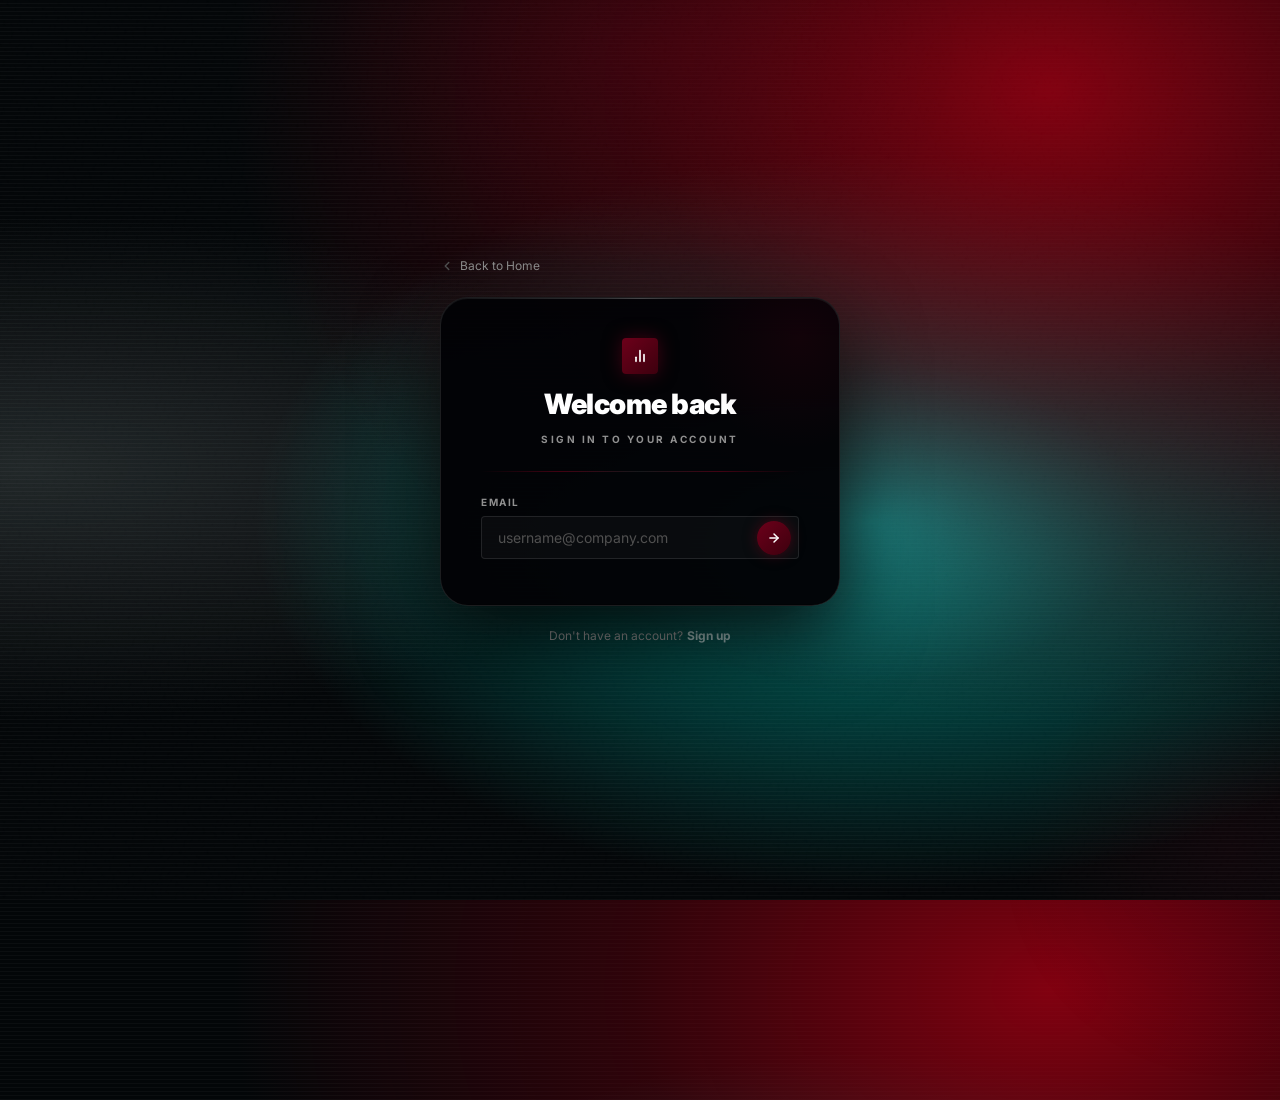
<file: frontend/users.html>
<!DOCTYPE html>
<html lang="en">
<head>
  <meta charset="UTF-8"/>
  <meta name="viewport" content="width=device-width, initial-scale=1.0"/>
  <title>User Management — Zero Click AI</title>
  <link rel="stylesheet" href="styles.css"/>
  <style>
    .dash-wrap { display:flex; min-height:100vh; padding-top:58px; overflow:hidden; }
    .main {
      flex:1; margin-left:230px; padding:0 28px 80px;
      height:calc(100vh - 58px); overflow-y:auto; overflow-x:hidden;
      transition:margin-left 0.35s cubic-bezier(0.25,0.46,0.45,0.94);
    }
    .main.collapsed { margin-left:56px; }

    .topbar { display:flex; align-items:center; justify-content:space-between; padding:20px 0 16px; border-bottom:1px solid var(--glass-border); margin-bottom:24px; }
    .topbar-page { font-size:18px; font-weight:700; color:var(--white); letter-spacing:-0.3px; }
    .topbar-breadcrumb { font-size:10px; color:var(--text-hint); margin-top:3px; }
    .topbar-breadcrumb span { color:var(--burgundy-lt); }

    .sec-hdr { display:flex; align-items:center; gap:8px; font-size:9px; font-weight:700; letter-spacing:2.5px; text-transform:uppercase; color:var(--text-hint); margin:0 0 14px; }
    .sec-hdr::after { content:''; flex:1; height:1px; background:linear-gradient(90deg,rgba(109,0,26,0.5),transparent); }
    .sec-hdr svg { color:var(--burgundy-lt); flex-shrink:0; }

    /* State cards */
    .state-card { text-align:center; padding:64px 28px; }
    .state-icon { width:72px; height:72px; background:var(--glass-bg); border:1px solid var(--glass-border); border-radius:50%; display:flex; align-items:center; justify-content:center; margin:0 auto 18px; color:var(--text-muted); }
    .state-title { font-size:16px; font-weight:700; color:var(--white); margin-bottom:8px; }
    .state-sub { font-size:13px; color:var(--text-muted); }

    /* Stats strip */
    .stats-strip { display:grid; grid-template-columns:repeat(5,1fr); gap:12px; margin-bottom:24px; }
    @media(max-width:900px){ .stats-strip { grid-template-columns:repeat(3,1fr); } }
    .stat-card {
      background:var(--glass-bg); border:1px solid var(--glass-border);
      border-radius:var(--r-sm); padding:14px 16px; position:relative; overflow:hidden;
    }
    .stat-card::before { content:''; position:absolute; top:0; left:0; right:0; height:2px; background:var(--bar-col,var(--burgundy-lt)); }
    .stat-label { font-size:9px; font-weight:700; letter-spacing:1px; text-transform:uppercase; color:var(--text-muted); margin-bottom:5px; }
    .stat-value { font-size:1.5rem; font-weight:900; color:var(--white); }

    /* Users table */
    .users-table-wrap {
      background:var(--glass-bg); border:1px solid var(--glass-border);
      border-radius:var(--r-md); overflow:hidden; margin-bottom:24px;
    }
    .ut-header {
      display:flex; align-items:center; justify-content:space-between;
      padding:14px 18px; border-bottom:1px solid var(--glass-border); gap:12px; flex-wrap:wrap;
    }
    .ut-title { font-size:10px; font-weight:700; letter-spacing:1.5px; text-transform:uppercase; color:var(--text-muted); }

    /* Role badge */
    .role-badge { display:inline-block; font-size:9px; font-weight:700; padding:3px 9px; border-radius:20px; }
    .role-Admin         { background:rgba(220,38,38,0.12);   color:#F87171;  border:1px solid rgba(220,38,38,0.25); }
    .role-Sales-Manager { background:rgba(251,191,36,0.12);  color:#FBBF24;  border:1px solid rgba(251,191,36,0.25); }
    .role-Analyst       { background:rgba(96,165,250,0.12);  color:#60A5FA;  border:1px solid rgba(96,165,250,0.25); }
    .role-Executive     { background:rgba(129,140,248,0.12); color:#818CF8;  border:1px solid rgba(129,140,248,0.25); }
    .role-Viewer        { background:rgba(156,163,175,0.12); color:#9CA3AF;  border:1px solid rgba(156,163,175,0.25); }

    /* Status badge */
    .status-badge { display:inline-block; font-size:9px; font-weight:700; padding:3px 9px; border-radius:20px; }
    .status-active   { background:rgba(74,222,128,0.12); color:#4ADE80; border:1px solid rgba(74,222,128,0.25); }
    .status-inactive { background:rgba(156,163,175,0.12); color:#9CA3AF; border:1px solid rgba(156,163,175,0.25); }

    /* Action buttons */
    .act-btn {
      display:inline-flex; align-items:center; gap:5px; padding:4px 10px;
      border-radius:5px; font-size:10px; font-weight:600; cursor:pointer;
      border:1px solid var(--glass-border); background:rgba(255,255,255,0.04);
      color:var(--text-muted); transition:all 0.15s; font-family:inherit;
    }
    .act-btn:hover { border-color:var(--glass-border-hover); color:var(--white); }
    .act-btn.danger:hover { border-color:rgba(220,38,38,0.5); color:#F87171; background:rgba(220,38,38,0.08); }

    /* Modal overlay */
    .modal-overlay {
      position:fixed; inset:0; background:rgba(0,0,0,0.7); z-index:500;
      display:none; align-items:center; justify-content:center;
    }
    .modal-overlay.open { display:flex; }
    .modal {
      background:var(--glass-bg-heavy); border:1px solid var(--glass-border);
      border-radius:var(--r-xl); padding:32px; width:420px; max-width:calc(100vw - 40px);
      position:relative; box-shadow:0 32px 80px rgba(0,0,0,0.75);
    }
    .modal::before { content:''; position:absolute; top:0; left:0; right:0; height:1px; background:linear-gradient(90deg,transparent,rgba(255,255,255,0.15),transparent); }
    .modal-title { font-size:16px; font-weight:800; color:var(--white); margin-bottom:20px; display:flex; align-items:center; gap:10px; }
    .modal-title svg { color:var(--burgundy-lt); }
    .modal-close { position:absolute; top:16px; right:16px; background:transparent; border:none; color:var(--text-muted); cursor:pointer; padding:4px; }
    .modal-close:hover { color:var(--white); }
    .field-group { margin-bottom:14px; }
    .field-label { font-size:10px; font-weight:700; letter-spacing:1px; text-transform:uppercase; color:var(--text-muted); margin-bottom:6px; display:block; }
    .modal-footer { display:flex; gap:10px; justify-content:flex-end; margin-top:22px; }

    /* Sidebar */
    .sb-logo { width:34px;height:34px;border-radius:8px;flex-shrink:0;background:linear-gradient(135deg,#6D001A,#3D000E);border:1px solid rgba(109,0,26,0.6);display:flex;align-items:center;justify-content:center;box-shadow:0 0 16px rgba(109,0,26,0.4); }
    .sb-brand-name { font-size:13px;font-weight:800;letter-spacing:-0.3px;color:var(--white);line-height:1.2; }
    .sb-brand-sub { font-size:9px;font-weight:600;letter-spacing:2px;text-transform:uppercase;color:var(--text-hint);margin-top:1px; }
    .sb-divider { height:1px;background:linear-gradient(90deg,transparent,rgba(255,255,255,.08),transparent);margin:12px 0; }
    .sb-avatar { width:32px;height:32px;border-radius:50%;flex-shrink:0;background:linear-gradient(135deg,#6D001A,#3D000E);border:1px solid rgba(109,0,26,0.5);display:flex;align-items:center;justify-content:center;font-size:13px;font-weight:800;color:rgba(255,255,255,0.9); }
    .sb-user { display:flex;align-items:center;gap:10px;background:rgba(255,255,255,0.02);border:1px solid rgba(255,255,255,0.07);border-radius:8px;padding:10px 12px; }
    .sb-user-name { font-size:12px;font-weight:700;color:var(--white); }
    .sb-user-role { font-size:9px;font-weight:600;letter-spacing:1px;text-transform:uppercase;color:#FF6B6B;margin-top:1px; }
    .sb-section { font-size:8px;font-weight:700;letter-spacing:2.5px;text-transform:uppercase;color:var(--text-hint);padding:0 2px;margin:16px 0 8px;display:flex;align-items:center;gap:8px; }
    .sb-section::after { content:'';flex:1;height:1px;background:rgba(255,255,255,.04); }
    .sb-nav-btn { display:flex;align-items:center;gap:8px;padding:8px 10px;border-radius:6px;font-size:12px;font-weight:600;color:var(--text-muted);cursor:pointer;transition:all .18s;text-decoration:none;border:none;background:transparent;font-family:inherit;width:100%;text-align:left; }
    .sb-nav-btn:hover { background:var(--white-06);color:var(--white); }
    .sb-nav-btn.active { background:var(--burgundy-dim);color:#FF6B6B; }
    .sb-nav-btn svg { flex-shrink:0; }
    .sidebar.collapsed .sb-hide { display:none!important; }
    .sidebar.collapsed .sb-header { justify-content:center; }
    .sb-toggle-icon { transition:transform .35s cubic-bezier(.25,.46,.45,.94); }
    .burg-hr { height:1px;border:none;background:linear-gradient(90deg,transparent,rgba(109,0,26,.6),rgba(109,0,26,.6),transparent);margin:24px 0; }

    /* Role select in table */
    .role-select {
      background:rgba(255,255,255,0.04); border:1px solid var(--glass-border);
      border-radius:5px; color:var(--text-secondary); font-size:11px;
      font-family:inherit; padding:4px 8px; outline:none; cursor:pointer;
    }
    .role-select:focus { border-color:rgba(109,0,26,0.5); }
  </style>
</head>
<body class="page-fade">

  <nav class="nav">
    <div class="nav-brand">
      <button id="sidebarToggleBtn" onclick="toggleSidebar()" style="background:transparent;border:none;color:var(--text-muted);cursor:pointer;margin-right:12px;display:flex;align-items:center;padding:6px;border-radius:4px;transition:background .2s;" onmouseover="this.style.background='rgba(255,255,255,0.05)'" onmouseout="this.style.background='transparent'">
        <svg class="sb-toggle-icon" xmlns="http://www.w3.org/2000/svg" width="18" height="18" viewBox="0 0 24 24" fill="none" stroke="currentColor" stroke-width="2" stroke-linecap="round" stroke-linejoin="round"><rect x="3" y="3" width="18" height="18" rx="2" ry="2"/><line x1="9" y1="3" x2="9" y2="21"/></svg>
      </button>
      <div class="nav-brand-icon">
        <svg xmlns="http://www.w3.org/2000/svg" width="14" height="14" viewBox="0 0 24 24" fill="none" stroke="currentColor" stroke-width="2.5" stroke-linecap="round" stroke-linejoin="round"><line x1="18" y1="20" x2="18" y2="10"/><line x1="12" y1="20" x2="12" y2="4"/><line x1="6" y1="20" x2="6" y2="14"/></svg>
      </div>
      Zero Click<span style="font-weight:300;color:var(--text-muted);">AI</span>
    </div>
    <div class="nav-links">
      <span id="navRoleBadge" class="badge badge-burg" style="margin-right:8px;">Admin</span>
      <a href="landing.html" class="nav-link">Home</a>
      <a href="dashboard.html" class="nav-link">Dashboard</a>
      <button onclick="signOut()" class="btn btn-ghost btn-sm">Sign Out</button>
    </div>
  </nav>

  <div class="dash-wrap">
    <aside class="sidebar" id="mainSidebar">
      <div class="sb-header" style="display:flex;align-items:center;gap:10px;padding:2px 4px 16px;">
        <div class="sb-logo">
          <svg xmlns="http://www.w3.org/2000/svg" width="16" height="16" viewBox="0 0 24 24" fill="none" stroke="rgba(255,255,255,0.85)" stroke-width="2.5" stroke-linecap="round" stroke-linejoin="round"><line x1="18" y1="20" x2="18" y2="10"/><line x1="12" y1="20" x2="12" y2="4"/><line x1="6" y1="20" x2="6" y2="14"/></svg>
        </div>
        <div class="sb-hide">
          <div class="sb-brand-name">Zero Click AI</div>
          <div class="sb-brand-sub">Admin Panel</div>
        </div>
      </div>
      <div class="sb-divider"></div>
      <div class="sb-section sb-hide">Navigation</div>
      <a href="dashboard.html" class="sb-nav-btn sb-hide">
        <svg xmlns="http://www.w3.org/2000/svg" width="14" height="14" viewBox="0 0 24 24" fill="none" stroke="currentColor" stroke-width="2" stroke-linecap="round" stroke-linejoin="round"><rect x="3" y="3" width="7" height="7"/><rect x="14" y="3" width="7" height="7"/><rect x="14" y="14" width="7" height="7"/><rect x="3" y="14" width="7" height="7"/></svg>
        Dashboard
      </a>
      <a href="profiling.html" class="sb-nav-btn sb-hide">
        <svg xmlns="http://www.w3.org/2000/svg" width="14" height="14" viewBox="0 0 24 24" fill="none" stroke="currentColor" stroke-width="2" stroke-linecap="round" stroke-linejoin="round"><path d="M14 2H6a2 2 0 0 0-2 2v16a2 2 0 0 0 2 2h12a2 2 0 0 0 2-2V8z"/><polyline points="14 2 14 8 20 8"/></svg>
        Dataset Profiling
      </a>
      <a href="quality.html" class="sb-nav-btn sb-hide">
        <svg xmlns="http://www.w3.org/2000/svg" width="14" height="14" viewBox="0 0 24 24" fill="none" stroke="currentColor" stroke-width="2" stroke-linecap="round" stroke-linejoin="round"><polyline points="20 6 9 17 4 12"/></svg>
        Data Quality
      </a>
      <a href="analytics.html" class="sb-nav-btn sb-hide">
        <svg xmlns="http://www.w3.org/2000/svg" width="14" height="14" viewBox="0 0 24 24" fill="none" stroke="currentColor" stroke-width="2" stroke-linecap="round" stroke-linejoin="round"><polyline points="23 6 13.5 15.5 8.5 10.5 1 18"/></svg>
        Predictive Analytics
      </a>
      <a href="users.html" class="sb-nav-btn active sb-hide">
        <svg xmlns="http://www.w3.org/2000/svg" width="14" height="14" viewBox="0 0 24 24" fill="none" stroke="currentColor" stroke-width="2" stroke-linecap="round" stroke-linejoin="round"><path d="M17 21v-2a4 4 0 0 0-4-4H5a4 4 0 0 0-4 4v2"/><circle cx="9" cy="7" r="4"/><path d="M23 21v-2a4 4 0 0 0-3-3.87"/><path d="M16 3.13a4 4 0 0 1 0 7.75"/></svg>
        User Management
      </a>
      <div class="sb-divider" style="margin-top:14px;"></div>
      <div class="sb-user sb-hide">
        <div class="sb-avatar" id="sbAvatar">A</div>
        <div>
          <div class="sb-user-name" id="sbUserName">Admin User</div>
          <div class="sb-user-role" id="sbUserRole">Admin</div>
        </div>
      </div>
    </aside>

    <main class="main" id="mainContent">

      <!-- Topbar -->
      <div class="topbar">
        <div>
          <div class="topbar-page">User Management</div>
          <div class="topbar-breadcrumb">Home › <span>User Management</span></div>
        </div>
        <div style="display:flex;gap:10px;align-items:center;">
          <button class="btn btn-burg btn-sm" onclick="openCreateModal()">
            <svg xmlns="http://www.w3.org/2000/svg" width="12" height="12" viewBox="0 0 24 24" fill="none" stroke="currentColor" stroke-width="2.5" stroke-linecap="round" stroke-linejoin="round"><line x1="12" y1="5" x2="12" y2="19"/><line x1="5" y1="12" x2="19" y2="12"/></svg>
            Create User
          </button>
          <button class="btn btn-ghost btn-sm" onclick="loadUsers()">
            <svg xmlns="http://www.w3.org/2000/svg" width="12" height="12" viewBox="0 0 24 24" fill="none" stroke="currentColor" stroke-width="2.5" stroke-linecap="round" stroke-linejoin="round"><polyline points="1 4 1 10 7 10"/><path d="M3.51 15a9 9 0 1 0 .49-3.5"/></svg>
            Refresh
          </button>
        </div>
      </div>

      <!-- No access state -->
      <div id="noAccessState" class="state-card" style="display:none;">
        <div class="state-icon">
          <svg xmlns="http://www.w3.org/2000/svg" width="40" height="40" viewBox="0 0 24 24" fill="none" stroke="currentColor" stroke-width="1.5" stroke-linecap="round" stroke-linejoin="round"><rect x="3" y="11" width="18" height="11" rx="2" ry="2"/><path d="M7 11V7a5 5 0 0 1 10 0v4"/></svg>
        </div>
        <div class="state-title">Admin access required</div>
        <div class="state-sub" style="margin-bottom:20px;">User management is only available to Admin role accounts</div>
        <a href="dashboard.html" class="btn btn-burg btn-sm">Go to Dashboard</a>
      </div>

      <!-- No backend state -->
      <div id="noBackendState" class="state-card" style="display:none;">
        <div class="state-icon">
          <svg xmlns="http://www.w3.org/2000/svg" width="40" height="40" viewBox="0 0 24 24" fill="none" stroke="currentColor" stroke-width="1.5" stroke-linecap="round" stroke-linejoin="round"><path d="M17 21v-2a4 4 0 0 0-4-4H5a4 4 0 0 0-4 4v2"/><circle cx="9" cy="7" r="4"/></svg>
        </div>
        <div class="state-title">Connect backend to manage users</div>
        <div class="state-sub" style="margin-bottom:20px;">Set your FastAPI backend URL from the dashboard to use user management</div>
        <a href="dashboard.html" class="btn btn-burg btn-sm">Go to Dashboard</a>
      </div>

      <!-- Main content -->
      <div id="usersContent" style="display:none;">

        <!-- Stats strip -->
        <div class="sec-hdr">
          <svg xmlns="http://www.w3.org/2000/svg" width="11" height="11" viewBox="0 0 24 24" fill="none" stroke="currentColor" stroke-width="2" stroke-linecap="round" stroke-linejoin="round"><rect x="3" y="3" width="18" height="18" rx="2" ry="2"/></svg>
          User Overview
        </div>
        <div class="stats-strip">
          <div class="stat-card" style="--bar-col:#DC2626;">
            <div class="stat-label">Total Users</div>
            <div class="stat-value" id="statTotal">—</div>
          </div>
          <div class="stat-card" style="--bar-col:#4ADE80;">
            <div class="stat-label">Active</div>
            <div class="stat-value" id="statActive">—</div>
          </div>
          <div class="stat-card" style="--bar-col:#F59E0B;">
            <div class="stat-label">Admins</div>
            <div class="stat-value" id="statAdmins">—</div>
          </div>
          <div class="stat-card" style="--bar-col:#818CF8;">
            <div class="stat-label">Analysts</div>
            <div class="stat-value" id="statAnalysts">—</div>
          </div>
          <div class="stat-card" style="--bar-col:#9CA3AF;">
            <div class="stat-label">Viewers</div>
            <div class="stat-value" id="statViewers">—</div>
          </div>
        </div>

        <div class="burg-hr"></div>

        <!-- Users table -->
        <div class="sec-hdr">
          <svg xmlns="http://www.w3.org/2000/svg" width="11" height="11" viewBox="0 0 24 24" fill="none" stroke="currentColor" stroke-width="2" stroke-linecap="round" stroke-linejoin="round"><path d="M17 21v-2a4 4 0 0 0-4-4H5a4 4 0 0 0-4 4v2"/><circle cx="9" cy="7" r="4"/><path d="M23 21v-2a4 4 0 0 0-3-3.87"/><path d="M16 3.13a4 4 0 0 1 0 7.75"/></svg>
          All Users
        </div>
        <div class="users-table-wrap">
          <div class="ut-header">
            <div class="ut-title" id="usersTableTitle">Loading...</div>
            <input type="text" id="userSearch" placeholder="Search by name or email..." class="input-field" style="padding:6px 12px;font-size:12px;width:220px;" oninput="filterUsers()"/>
          </div>
          <div class="table-scroll">
            <table class="data-table">
              <thead>
                <tr>
                  <th>Name</th>
                  <th>Email</th>
                  <th>Role</th>
                  <th>Status</th>
                  <th>Created</th>
                  <th>Actions</th>
                </tr>
              </thead>
              <tbody id="usersTableBody"></tbody>
            </table>
          </div>
        </div>

      </div><!-- /usersContent -->
    </main>
  </div>

  <!-- Create User Modal -->
  <div class="modal-overlay" id="createModal">
    <div class="modal">
      <button class="modal-close" onclick="closeCreateModal()">
        <svg xmlns="http://www.w3.org/2000/svg" width="16" height="16" viewBox="0 0 24 24" fill="none" stroke="currentColor" stroke-width="2.5" stroke-linecap="round" stroke-linejoin="round"><line x1="18" y1="6" x2="6" y2="18"/><line x1="6" y1="6" x2="18" y2="18"/></svg>
      </button>
      <div class="modal-title">
        <svg xmlns="http://www.w3.org/2000/svg" width="18" height="18" viewBox="0 0 24 24" fill="none" stroke="currentColor" stroke-width="2" stroke-linecap="round" stroke-linejoin="round"><path d="M16 21v-2a4 4 0 0 0-4-4H6a4 4 0 0 0-4 4v2"/><circle cx="9" cy="7" r="4"/><line x1="19" y1="8" x2="19" y2="14"/><line x1="22" y1="11" x2="16" y2="11"/></svg>
        Create New User
      </div>
      <div id="createError" class="alert-error" style="display:none; margin-bottom:14px;">
        <svg xmlns="http://www.w3.org/2000/svg" width="14" height="14" viewBox="0 0 24 24" fill="none" stroke="currentColor" stroke-width="2" stroke-linecap="round" stroke-linejoin="round"><circle cx="12" cy="12" r="10"/><line x1="12" y1="8" x2="12" y2="12"/><line x1="12" y1="16" x2="12.01" y2="16"/></svg>
        <span id="createErrorMsg"></span>
      </div>
      <div class="field-group">
        <label class="field-label" for="newName">Full Name</label>
        <input type="text" id="newName" class="input-field" placeholder="Jane Doe"/>
      </div>
      <div class="field-group">
        <label class="field-label" for="newEmail">Email Address</label>
        <input type="email" id="newEmail" class="input-field" placeholder="jane@company.com"/>
      </div>
      <div class="field-group">
        <label class="field-label" for="newPassword">Password</label>
        <input type="password" id="newPassword" class="input-field" placeholder="Min 8 characters"/>
      </div>
      <div class="field-group">
        <label class="field-label" for="newRole">Role</label>
        <select id="newRole" class="input-field" style="padding:10px 12px;">
          <option value="Viewer">Viewer</option>
          <option value="Analyst">Analyst</option>
          <option value="Executive">Executive</option>
          <option value="Sales Manager">Sales Manager</option>
          <option value="Admin">Admin</option>
        </select>
      </div>
      <div class="modal-footer">
        <button class="btn btn-ghost btn-sm" onclick="closeCreateModal()">Cancel</button>
        <button class="btn btn-burg btn-sm" onclick="createUser()">
          <svg xmlns="http://www.w3.org/2000/svg" width="12" height="12" viewBox="0 0 24 24" fill="none" stroke="currentColor" stroke-width="2.5" stroke-linecap="round" stroke-linejoin="round"><line x1="12" y1="5" x2="12" y2="19"/><line x1="5" y1="12" x2="19" y2="12"/></svg>
          Create User
        </button>
      </div>
    </div>
  </div>

  <!-- Change Role Modal -->
  <div class="modal-overlay" id="roleModal">
    <div class="modal">
      <button class="modal-close" onclick="closeRoleModal()">
        <svg xmlns="http://www.w3.org/2000/svg" width="16" height="16" viewBox="0 0 24 24" fill="none" stroke="currentColor" stroke-width="2.5" stroke-linecap="round" stroke-linejoin="round"><line x1="18" y1="6" x2="6" y2="18"/><line x1="6" y1="6" x2="18" y2="18"/></svg>
      </button>
      <div class="modal-title">
        <svg xmlns="http://www.w3.org/2000/svg" width="18" height="18" viewBox="0 0 24 24" fill="none" stroke="currentColor" stroke-width="2" stroke-linecap="round" stroke-linejoin="round"><path d="M17 21v-2a4 4 0 0 0-4-4H5a4 4 0 0 0-4 4v2"/><circle cx="9" cy="7" r="4"/></svg>
        Change Role
      </div>
      <p id="roleModalDesc" style="font-size:13px;color:var(--text-muted);margin-bottom:18px;"></p>
      <div class="field-group">
        <label class="field-label" for="changeRoleSelect">New Role</label>
        <select id="changeRoleSelect" class="input-field" style="padding:10px 12px;">
          <option value="Viewer">Viewer</option>
          <option value="Analyst">Analyst</option>
          <option value="Executive">Executive</option>
          <option value="Sales Manager">Sales Manager</option>
          <option value="Admin">Admin</option>
        </select>
      </div>
      <div class="modal-footer">
        <button class="btn btn-ghost btn-sm" onclick="closeRoleModal()">Cancel</button>
        <button class="btn btn-burg btn-sm" onclick="confirmRoleChange()">Save Role</button>
      </div>
    </div>
  </div>

  <script src="app.js?v=3"></script>
  <script>
    let _allUsers = [];
    let _roleTargetEmail = "";

    document.addEventListener("DOMContentLoaded", init);

    function init() {
      if (!window.App || !App.isAuthenticated()) { window.location.replace("login.html"); return; }
      const user = App.getUser() || {};
      if (user.role !== "Admin") {
        hydrateUser();
        document.getElementById("noAccessState").style.display = "block";
        return;
      }
      hydrateUser();
      if (App.hasConfiguredBackend()) {
        loadUsers();
      } else {
        document.getElementById("noBackendState").style.display = "block";
      }
    }

    function hydrateUser() {
      const user = App.getUser() || {};
      const role = user.role || "Admin";
      const name = user.name || user.email || "Admin";
      const initials = name.split(" ").map(x => x[0]).join("").slice(0,2).toUpperCase();
      document.getElementById("navRoleBadge").textContent = role;
      document.getElementById("sbAvatar").textContent = initials;
      document.getElementById("sbUserName").textContent = name;
      document.getElementById("sbUserRole").textContent = role;
    }

    async function loadUsers() {
      if (!App.hasConfiguredBackend()) return;
      try {
        const users = await App.request("/api/users");
        _allUsers = users || [];
        renderUsers(_allUsers);
        renderStats(_allUsers);
        document.getElementById("noBackendState").style.display = "none";
        document.getElementById("usersContent").style.display   = "block";
      } catch (err) {
        document.getElementById("noBackendState").style.display = "block";
        if (App.showToast) App.showToast(err.message || "Could not load users.", "error");
      }
    }

    function renderStats(users) {
      document.getElementById("statTotal").textContent   = users.length;
      document.getElementById("statActive").textContent  = users.filter(u => u.active).length;
      document.getElementById("statAdmins").textContent  = users.filter(u => u.role === "Admin").length;
      document.getElementById("statAnalysts").textContent= users.filter(u => u.role === "Analyst" || u.role === "Sales Manager").length;
      document.getElementById("statViewers").textContent = users.filter(u => u.role === "Viewer").length;
    }

    function renderUsers(users) {
      document.getElementById("usersTableTitle").textContent = users.length + " users";
      const tbody = document.getElementById("usersTableBody");
      if (!users.length) {
        tbody.innerHTML = '<tr><td colspan="6" style="text-align:center;color:var(--text-hint);padding:24px;">No users found</td></tr>';
        return;
      }
      const currentEmail = (App.getUser() || {}).email || "";
      tbody.innerHTML = users.map(u => {
        const roleKey = (u.role || "Viewer").replace(/\s+/g,"-");
        const isMe = u.email === currentEmail;
        const created = u.created_at ? new Date(u.created_at).toLocaleDateString("en-IN",{day:"2-digit",month:"short",year:"numeric"}) : "—";
        return `<tr>
          <td style="font-weight:600;color:var(--white);">${esc(u.name||"—")}${isMe ? ' <span style="font-size:9px;color:var(--text-hint);">(you)</span>' : ""}</td>
          <td style="color:var(--text-muted);">${esc(u.email||"—")}</td>
          <td><span class="role-badge role-${roleKey}">${esc(u.role||"Viewer")}</span></td>
          <td><span class="status-badge ${u.active ? "status-active" : "status-inactive"}">${u.active ? "Active" : "Inactive"}</span></td>
          <td style="color:var(--text-hint);font-size:11px;">${created}</td>
          <td>
            <div style="display:flex;gap:6px;">
              <button class="act-btn" onclick="openRoleModal('${esc(u.email)}','${esc(u.role)}','${esc(u.name)}')">
                <svg xmlns="http://www.w3.org/2000/svg" width="11" height="11" viewBox="0 0 24 24" fill="none" stroke="currentColor" stroke-width="2" stroke-linecap="round" stroke-linejoin="round"><path d="M17 3a2.828 2.828 0 1 1 4 4L7.5 20.5 2 22l1.5-5.5L17 3z"/></svg>
                Role
              </button>
              ${!isMe ? `<button class="act-btn danger" onclick="deactivateUser('${esc(u.email)}','${esc(u.name)}')">
                <svg xmlns="http://www.w3.org/2000/svg" width="11" height="11" viewBox="0 0 24 24" fill="none" stroke="currentColor" stroke-width="2" stroke-linecap="round" stroke-linejoin="round"><line x1="18" y1="6" x2="6" y2="18"/><line x1="6" y1="6" x2="18" y2="18"/></svg>
                Remove
              </button>` : ""}
            </div>
          </td>
        </tr>`;
      }).join("");
    }

    function filterUsers() {
      const q = document.getElementById("userSearch").value.toLowerCase();
      const filtered = _allUsers.filter(u =>
        (u.name||"").toLowerCase().includes(q) || (u.email||"").toLowerCase().includes(q)
      );
      renderUsers(filtered);
    }

    // Create user
    function openCreateModal() {
      document.getElementById("createError").style.display = "none";
      document.getElementById("newName").value = "";
      document.getElementById("newEmail").value = "";
      document.getElementById("newPassword").value = "";
      document.getElementById("newRole").value = "Viewer";
      document.getElementById("createModal").classList.add("open");
    }
    function closeCreateModal() { document.getElementById("createModal").classList.remove("open"); }

    async function createUser() {
      const name     = document.getElementById("newName").value.trim();
      const email    = document.getElementById("newEmail").value.trim();
      const password = document.getElementById("newPassword").value;
      const role     = document.getElementById("newRole").value;
      document.getElementById("createError").style.display = "none";
      if (!name || !email || !password) {
        showCreateError("All fields are required."); return;
      }
      if (password.length < 8) {
        showCreateError("Password must be at least 8 characters."); return;
      }
      try {
        await App.request("/api/users", { method:"POST", body:{name,email,password,role} });
        closeCreateModal();
        if (App.showToast) App.showToast(`User ${email} created with role ${role}.`, "success");
        loadUsers();
      } catch (err) {
        showCreateError(err.message || "Could not create user.");
      }
    }
    function showCreateError(msg) {
      document.getElementById("createErrorMsg").textContent = msg;
      document.getElementById("createError").style.display = "flex";
    }

    // Change role
    function openRoleModal(email, currentRole, name) {
      _roleTargetEmail = email;
      document.getElementById("roleModalDesc").textContent = `Change role for ${name} (${email})`;
      document.getElementById("changeRoleSelect").value = currentRole;
      document.getElementById("roleModal").classList.add("open");
    }
    function closeRoleModal() { document.getElementById("roleModal").classList.remove("open"); }

    async function confirmRoleChange() {
      const role = document.getElementById("changeRoleSelect").value;
      try {
        await App.request("/api/users/role", { method:"PUT", body:{ email:_roleTargetEmail, role } });
        closeRoleModal();
        if (App.showToast) App.showToast(`Role updated to ${role}.`, "success");
        loadUsers();
      } catch (err) {
        if (App.showToast) App.showToast(err.message || "Could not update role.", "error");
      }
    }

    // Deactivate user
    async function deactivateUser(email, name) {
      if (!confirm(`Deactivate account for ${name} (${email})? They will no longer be able to log in.`)) return;
      try {
        await App.request(`/api/users/${encodeURIComponent(email)}`, { method:"DELETE" });
        if (App.showToast) App.showToast(`${email} deactivated.`, "success");
        loadUsers();
      } catch (err) {
        if (App.showToast) App.showToast(err.message || "Could not deactivate user.", "error");
      }
    }

    function toggleSidebar() {
      const sb   = document.getElementById("mainSidebar");
      const main = document.getElementById("mainContent");
      const btn  = document.getElementById("sidebarToggleBtn");
      const col  = sb.classList.toggle("collapsed");
      main.classList.toggle("collapsed", col);
      const icon = btn.querySelector(".sb-toggle-icon");
      if (icon) icon.style.transform = col ? "rotate(180deg)" : "rotate(0deg)";
    }

    function signOut() { if (window.App) App.signOut(); }
    function esc(v) { return String(v||"").replace(/&/g,"&amp;").replace(/</g,"&lt;").replace(/>/g,"&gt;").replace(/"/g,"&quot;"); }
  </script>
</body>
</html>
</file>
<file: frontend/styles.css>
/* ═══════════════════════════════════════════════════════════════
   AI Sales Analytics · Project CAESAR Design System
   Palette: Black #000000 · Burgundy #6D001A · White #FFFFFF
   Style: Dark Glassmorphism · Sharp edges · Bold typography
═══════════════════════════════════════════════════════════════ */

@import url('https://fonts.googleapis.com/css2?family=Inter:wght@300;400;500;600;700;800;900&display=swap');

/* ── CSS Variables ──────────────────────────────────────────── */
:root {
  /* Core palette */
  --black:       #000000;
  --black-1:     #0A0A0A;
  --black-2:     #111111;
  --black-3:     #1A1A1A;
  --black-4:     #222222;

  --burgundy:       #6D001A;
  --burgundy-lt:    #8B0020;
  --burgundy-dim:   rgba(109, 0, 26, 0.15);
  --burgundy-glow:  rgba(109, 0, 26, 0.35);
  --burgundy-border:rgba(109, 0, 26, 0.45);

  --white:       #FFFFFF;
  --white-90:    rgba(255, 255, 255, 0.90);
  --white-60:    rgba(255, 255, 255, 0.60);
  --white-30:    rgba(255, 255, 255, 0.30);
  --white-12:    rgba(255, 255, 255, 0.12);
  --white-06:    rgba(255, 255, 255, 0.06);
  --white-03:    rgba(255, 255, 255, 0.03);

  /* Semantic text */
  --text-primary:   #FFFFFF;
  --text-secondary: #D0D0D0;
  --text-muted:     #909090;
  --text-hint:      #505050;

  /* Glass surfaces — heavier opacity so cards pop against scanlines */
  --glass-bg:       rgba(6, 6, 10, 0.92);
  --glass-bg-heavy: rgba(3, 3, 6, 0.97);
  --glass-border:   rgba(255, 255, 255, 0.10);
  --glass-border-hover: rgba(255, 255, 255, 0.22);
  --glass-shine:    rgba(255, 255, 255, 0.06);

  /* Gradients */
  --grad-burg: linear-gradient(135deg, #6D001A 0%, #3D000E 100%);
  --grad-burg-h: linear-gradient(135deg, #8B0020 0%, #5A0018 100%);
  --grad-white: linear-gradient(135deg, #FFFFFF 0%, #CCCCCC 100%);

  /* Shadows */
  --shadow-card:  0 8px 32px rgba(0,0,0,0.70), inset 0 1px 0 rgba(255,255,255,0.04);
  --shadow-hover: 0 20px 60px rgba(0,0,0,0.80), 0 0 40px rgba(109,0,26,0.20);
  --shadow-burg:  0 0 32px rgba(109,0,26,0.45), 0 8px 32px rgba(0,0,0,0.60);
  --shadow-inset: inset 0 1px 0 rgba(255,255,255,0.06), inset 0 -1px 0 rgba(0,0,0,0.30);

  /* Radii */
  --r-xs: 4px;
  --r-sm: 8px;
  --r-md: 14px;
  --r-lg: 20px;
  --r-xl: 28px;

  /* Transitions */
  --ease: cubic-bezier(0.25, 0.46, 0.45, 0.94);
}

/* ═══════════════════════════════════════════════════════════════
   LIGHT THEME OVERRIDES
   Applied when <html data-theme="light">
═══════════════════════════════════════════════════════════════ */
[data-theme="light"] {
  --black:       #FFFFFF;
  --black-1:     #F5F4F0;
  --black-2:     #ECEAE4;
  --black-3:     #E0DDD6;
  --black-4:     #D3CFC7;

  --burgundy:       #9B1C35;
  --burgundy-lt:    #B02040;
  --burgundy-dim:   rgba(155, 28, 53, 0.10);
  --burgundy-glow:  rgba(155, 28, 53, 0.25);
  --burgundy-border:rgba(155, 28, 53, 0.35);

  --white:       #1A1714;
  --white-90:    rgba(26, 23, 20, 0.90);
  --white-60:    rgba(26, 23, 20, 0.60);
  --white-30:    rgba(26, 23, 20, 0.30);
  --white-12:    rgba(26, 23, 20, 0.08);
  --white-06:    rgba(26, 23, 20, 0.05);
  --white-03:    rgba(26, 23, 20, 0.03);

  --text-primary:   #1A1714;
  --text-secondary: #3D3830;
  --text-muted:     #7A7268;
  --text-hint:      #B0AA9E;

  --glass-bg:       rgba(248, 246, 242, 0.94);
  --glass-bg-heavy: rgba(244, 242, 237, 0.98);
  --glass-border:   rgba(26, 23, 20, 0.10);
  --glass-border-hover: rgba(26, 23, 20, 0.22);
  --glass-shine:    rgba(255, 255, 255, 0.60);

  --grad-burg:   linear-gradient(135deg, #9B1C35 0%, #6B0D1F 100%);
  --grad-burg-h: linear-gradient(135deg, #B02040 0%, #850F28 100%);
  --grad-white:  linear-gradient(135deg, #F0EDE8 0%, #D8D4CE 100%);

  --shadow-card:  0 4px 24px rgba(26,23,20,0.10), inset 0 1px 0 rgba(255,255,255,0.70);
  --shadow-hover: 0 16px 48px rgba(26,23,20,0.18), 0 0 32px rgba(155,28,53,0.14);
  --shadow-burg:  0 0 28px rgba(155,28,53,0.30), 0 6px 24px rgba(26,23,20,0.20);
  --shadow-inset: inset 0 1px 0 rgba(255,255,255,0.70), inset 0 -1px 0 rgba(26,23,20,0.06);
}

/* Light theme — body background */
[data-theme="light"] body {
  background-color: #F5F3EE;
  background-image:
    radial-gradient(ellipse at 82% 10%,
      rgba(176, 32, 64, 0.12) 0%,
      rgba(155, 28, 53, 0.06) 28%,
      transparent 55%),
    radial-gradient(ellipse at 15% 80%,
      rgba(155, 28, 53, 0.07) 0%,
      transparent 45%),
    radial-gradient(ellipse at 60% 50%,
      rgba(200, 190, 178, 0.15) 0%,
      transparent 55%);
}
[data-theme="light"] body::after { display: none; }

/* Light theme — nav */
[data-theme="light"] .nav {
  background: rgba(245, 243, 238, 0.97);
  border-bottom-color: rgba(26, 23, 20, 0.10);
}

/* Light theme — sidebar */
[data-theme="light"] .sidebar {
  background: #EDEAE3;
  border-right-color: rgba(26, 23, 20, 0.10);
}

/* Light theme — inputs */
[data-theme="light"] .input-field {
  background: rgba(255, 255, 255, 0.80);
  color: var(--text-primary);
  border-color: rgba(26, 23, 20, 0.18);
}
[data-theme="light"] .input-field::placeholder { color: var(--text-hint); }

/* Light theme — select options */
[data-theme="light"] option { background: #F0EDE8; color: #1A1714; }

/* Light theme — sb-select in sidebar */
[data-theme="light"] .sb-select {
  background: rgba(255,255,255,0.70);
  color: var(--text-primary);
  border-color: rgba(26,23,20,0.15);
}

/* Light theme — chat panel */
[data-theme="light"] .chat-panel {
  background: rgba(245, 243, 238, 0.98);
  border-color: rgba(26, 23, 20, 0.12);
}
[data-theme="light"] .msg-bot {
  background: rgba(236, 234, 228, 0.90);
  color: var(--text-secondary);
  border-color: rgba(26, 23, 20, 0.10);
}
[data-theme="light"] .chat-input {
  background: rgba(255, 255, 255, 0.80);
  color: var(--text-primary);
  border-color: rgba(26, 23, 20, 0.15);
}

/* Light theme — KPI cards */
[data-theme="light"] .kpi-card {
  background: rgba(255, 255, 255, 0.92);
  border-color: rgba(26, 23, 20, 0.12);
  box-shadow: 0 4px 20px rgba(0,0,0,0.08), inset 0 1px 0 rgba(255,255,255,0.9);
}
[data-theme="light"] .kpi-card:hover {
  border-color: rgba(109,0,26,0.35);
  box-shadow: 0 12px 40px rgba(0,0,0,0.12), 0 0 24px rgba(109,0,26,0.10);
}
[data-theme="light"] .kpi-card::before {
  background: linear-gradient(90deg, transparent, rgba(109,0,26,0.15), transparent);
}
[data-theme="light"] .kpi-label { color: #6B6560; }
[data-theme="light"] .kpi-sub   { color: #7A7570; }
[data-theme="light"] .kpi-value { color: #1A1714; }

/* Light theme — chart cards */
[data-theme="light"] .chart-card {
  background: rgba(255, 255, 255, 0.90);
  border-color: rgba(26, 23, 20, 0.10);
  box-shadow: 0 4px 16px rgba(0,0,0,0.06);
}
[data-theme="light"] .chart-title { color: #6B6560; border-bottom-color: rgba(26,23,20,0.08); }

/* Light theme — insight cards */
[data-theme="light"] .insight-card {
  background: rgba(255, 255, 255, 0.90);
  border-color: rgba(26, 23, 20, 0.10);
  box-shadow: 0 4px 16px rgba(0,0,0,0.06);
}
[data-theme="light"] .insight-text { color: #2A2520; }

/* Light theme — data table */
[data-theme="light"] .data-table td { color: var(--text-secondary); border-bottom-color: rgba(26,23,20,0.06); }
[data-theme="light"] .data-table tr:hover td { background: rgba(26,23,20,0.04); color: var(--white); }

/* Light theme — scrollbar */
[data-theme="light"] ::-webkit-scrollbar { background: #E8E5DF; }
.theme-toggle-wrap {
  display: flex; align-items: center; gap: 8px;
  padding: 4px 4px 4px 10px;
  border-radius: 30px;
  border: 1px solid var(--glass-border);
  background: var(--white-03);
  transition: border-color 0.2s, background 0.2s;
  cursor: pointer;
  user-select: none;
}
.theme-toggle-wrap:hover {
  border-color: var(--burgundy-border);
  background: var(--burgundy-dim);
}
.theme-toggle-label {
  font-size: 10px; font-weight: 700; letter-spacing: 0.8px;
  text-transform: uppercase; color: var(--text-muted);
  transition: color 0.2s;
  white-space: nowrap;
}
.theme-toggle-wrap:hover .theme-toggle-label { color: var(--text-secondary); }

/* The pill track */
.theme-toggle-track {
  width: 38px; height: 20px; border-radius: 20px;
  background: rgba(109, 0, 26, 0.30);
  border: 1px solid var(--burgundy-border);
  position: relative; flex-shrink: 0;
  transition: background 0.3s, border-color 0.3s;
}
[data-theme="light"] .theme-toggle-track {
  background: rgba(155, 28, 53, 0.20);
}

/* The knob */
.theme-toggle-knob {
  position: absolute; top: 2px; left: 2px;
  width: 14px; height: 14px; border-radius: 50%;
  background: var(--text-muted);
  transition: transform 0.3s var(--ease), background 0.3s;
  display: flex; align-items: center; justify-content: center;
}
[data-theme="light"] .theme-toggle-knob {
  transform: translateX(18px);
  background: var(--burgundy);
}

/* Icons inside knob */
.theme-icon-moon, .theme-icon-sun { position: absolute; transition: opacity 0.25s; }
.theme-icon-moon { opacity: 1; }
.theme-icon-sun  { opacity: 0; }
[data-theme="light"] .theme-icon-moon { opacity: 0; }
[data-theme="light"] .theme-icon-sun  { opacity: 1; }


/* ── Reset ──────────────────────────────────────────────────── */
*, *::before, *::after { box-sizing: border-box; margin: 0; padding: 0; }
html { scroll-behavior: smooth; -webkit-font-smoothing: antialiased; }

body {
  font-family: 'Inter', -apple-system, BlinkMacSystemFont, sans-serif;
  color: var(--text-primary);
  line-height: 1.6;
  overflow-x: hidden;
  min-height: 100vh;

  /* ── Scanlines background matching reference image ── */
  background-color: #030608;
  background-image:
    /* Red glow — top right */
    radial-gradient(ellipse at 82% 10%,
      rgba(160, 0, 18, 0.80) 0%,
      rgba(100, 0, 12, 0.45) 28%,
      transparent 55%),
    /* Teal / cyan glow — center right */
    radial-gradient(ellipse at 68% 58%,
      rgba(0, 220, 210, 0.70) 0%,
      rgba(0, 160, 150, 0.40) 22%,
      transparent 50%),
    /* Subtle white bleed — far left */
    radial-gradient(ellipse at 2% 52%,
      rgba(140, 155, 155, 0.22) 0%,
      transparent 38%),
    /* Horizontal CRT scanlines */
    repeating-linear-gradient(
      to bottom,
      transparent          0px,
      transparent          3px,
      rgba(255,255,255,0.032) 3px,
      rgba(255,255,255,0.032) 4px
    );
}

/* ── Subtle noise texture overlay ───────────────────────────── */
body::after {
  content: '';
  position: fixed;
  inset: 0;
  background-image: url("data:image/svg+xml,%3Csvg viewBox='0 0 256 256' xmlns='http://www.w3.org/2000/svg'%3E%3Cfilter id='n'%3E%3CfeTurbulence type='fractalNoise' baseFrequency='0.9' numOctaves='4' stitchTiles='stitch'/%3E%3C/filter%3E%3Crect width='100%25' height='100%25' filter='url(%23n)' opacity='0.03'/%3E%3C/svg%3E");
  pointer-events: none; /* ← never block clicks */
  z-index: 0;           /* ← below everything */
  opacity: 0.5;
}

/* ── Scrollbar ──────────────────────────────────────────────── */
::-webkit-scrollbar { width: 5px; background: var(--black-1); }
::-webkit-scrollbar-thumb { background: var(--burgundy); border-radius: 3px; }

/* ── Typography ─────────────────────────────────────────────── */
h1, h2, h3, h4 { color: var(--text-primary); font-weight: 800; line-height: 1.15; }
p  { color: var(--text-secondary); }
a  { color: inherit; text-decoration: none; }

/* ── Page fade-in ───────────────────────────────────────────── */
@keyframes pageFade {
  from { opacity: 0; transform: translateY(10px); }
  to   { opacity: 1; transform: translateY(0); }
}
.page-fade { animation: pageFade 0.4s var(--ease) forwards; }

/* ── Burgundy radial background glow ───────────────────────── */
.bg-glow-tl {
  position: fixed; top: -200px; left: -200px;
  width: 600px; height: 600px;
  background: radial-gradient(circle, rgba(109,0,26,0.18) 0%, transparent 65%);
  pointer-events: none; z-index: 0;
}
.bg-glow-br {
  position: fixed; bottom: -200px; right: -200px;
  width: 500px; height: 500px;
  background: radial-gradient(circle, rgba(109,0,26,0.12) 0%, transparent 65%);
  pointer-events: none; z-index: 0;
}

/* ── Glass Card base ────────────────────────────────────────── */
.glass {
  background: var(--glass-bg);
  backdrop-filter: blur(28px);
  -webkit-backdrop-filter: blur(28px);
  border: 1px solid var(--glass-border);
  box-shadow: var(--shadow-card);
  position: relative;
  overflow: hidden;
}
/* Top shine line */
.glass::before {
  content: '';
  position: absolute; top: 0; left: 0; right: 0; height: 1px;
  background: linear-gradient(90deg,
    transparent 0%,
    rgba(255,255,255,0.10) 40%,
    rgba(255,255,255,0.18) 50%,
    rgba(255,255,255,0.10) 60%,
    transparent 100%);
}
.glass:hover {
  border-color: var(--glass-border-hover);
  box-shadow: var(--shadow-hover);
}

/* ── Divider variants ───────────────────────────────────────── */
.divider-burg {
  height: 1px; border: none;
  background: linear-gradient(90deg,
    transparent 0%, var(--burgundy) 30%, var(--burgundy-lt) 50%, var(--burgundy) 70%, transparent 100%);
  box-shadow: 0 0 16px rgba(109,0,26,0.50);
}
.divider-subtle {
  height: 1px; border: none;
  background: linear-gradient(90deg, transparent, var(--glass-border), transparent);
}

/* ── SVG Icons — normalize ──────────────────────────────────── */
.icon {
  display: inline-block;
  vertical-align: middle;
  flex-shrink: 0;
}
.icon svg { display: block; }

/* ── Buttons ─────────────────────────────────────────────────── */
.btn {
  display: inline-flex; align-items: center; gap: 8px;
  font-family: inherit; font-weight: 700; font-size: 13px;
  letter-spacing: 0.3px; border: none; cursor: pointer;
  border-radius: var(--r-sm); padding: 11px 24px;
  transition: all 0.22s var(--ease);
  white-space: nowrap; text-decoration: none;
}
.btn-burg {
  background: rgba(109, 0, 26, 0.60); color: var(--white);
  backdrop-filter: blur(12px); -webkit-backdrop-filter: blur(12px);
  box-shadow: 0 0 0 1px rgba(109,0,26,0.60), var(--shadow-burg);
}
.btn-burg:hover {
  background: var(--grad-burg-h);
  box-shadow: 0 0 0 1px rgba(140,0,32,0.70), 0 0 40px rgba(109,0,26,0.55), 0 8px 32px rgba(0,0,0,0.60);
  transform: translateY(-2px);
}
.btn-white {
  background: rgba(255, 255, 255, 0.60); color: var(--black);
  backdrop-filter: blur(12px); -webkit-backdrop-filter: blur(12px);
  box-shadow: 0 0 0 1px rgba(255,255,255,0.30);
}
.btn-white:hover {
  background: rgba(230,230,230,1);
  box-shadow: 0 0 0 1px rgba(255,255,255,0.50), 0 8px 28px rgba(255,255,255,0.10);
  transform: translateY(-2px);
}
.btn-outline {
  background: rgba(255, 255, 255, 0.05); color: var(--white);
  backdrop-filter: blur(12px); -webkit-backdrop-filter: blur(12px);
  border: 1px solid var(--glass-border);
}
.btn-outline:hover {
  border-color: var(--glass-border-hover);
  background: var(--white-06);
  transform: translateY(-2px);
}
.btn-ghost {
  background: transparent; color: var(--text-secondary);
  border: 1px solid transparent;
}
.btn-ghost:hover { background: var(--white-06); color: var(--white); }
.btn-full { width: 100%; justify-content: center; }
.btn-lg   { padding: 14px 32px; font-size: 14px; border-radius: var(--r-md); }
.btn-sm   { padding: 7px 16px; font-size: 12px; border-radius: var(--r-xs); }

/* ── Navigation ─────────────────────────────────────────────── */
.nav {
  position: fixed; top: 0; left: 0; right: 0; z-index: 200;
  height: 58px;
  background: rgba(0,0,0,0.97);
  backdrop-filter: blur(24px); -webkit-backdrop-filter: blur(24px);
  border-bottom: 1px solid var(--glass-border);
  display: flex; align-items: center;
  justify-content: space-between;
  padding: 0 32px;
}
.nav-brand {
  display: flex; align-items: center; gap: 10px;
  font-size: 14px; font-weight: 800; letter-spacing: -0.3px;
  color: var(--white);
}
.nav-brand-icon {
  width: 30px; height: 30px; border-radius: var(--r-xs);
  background: var(--grad-burg);
  display: flex; align-items: center; justify-content: center;
  box-shadow: 0 0 14px rgba(109,0,26,0.50);
}
.nav-brand-icon svg { color: white; }
.nav-links { display: flex; align-items: center; gap: 4px; }
.nav-link {
  font-size: 13px; font-weight: 500; color: var(--text-secondary);
  padding: 6px 14px; border-radius: var(--r-xs);
  transition: all 0.18s; cursor: pointer;
}
.nav-link:hover, .nav-link.active { color: var(--white); background: var(--white-06); }

/* ── Badge ───────────────────────────────────────────────────── */
.badge {
  display: inline-block; font-size: 9px; font-weight: 700;
  letter-spacing: 1.5px; text-transform: uppercase;
  padding: 3px 10px; border-radius: 20px;
}
.badge-burg  { background: var(--burgundy-dim); color: #FF6B6B; border: 1px solid var(--burgundy-border); }
.badge-white { background: var(--white-06); color: var(--white-60); border: 1px solid var(--glass-border); }
.badge-green { background: rgba(34,197,94,0.10); color: #4ADE80; border: 1px solid rgba(34,197,94,0.25); }
.badge-amber { background: rgba(245,158,11,0.10); color: #FCD34D; border: 1px solid rgba(245,158,11,0.25); }

/* ── Input ───────────────────────────────────────────────────── */
.input-group { margin-bottom: 14px; }
.input-label {
  display: block; font-size: 10px; font-weight: 700;
  letter-spacing: 1.5px; text-transform: uppercase;
  color: var(--text-muted); margin-bottom: 6px;
}
.input-field {
  width: 100%;
  background: rgba(255,255,255,0.03);
  border: 1px solid var(--glass-border);
  border-radius: var(--r-xs);
  color: var(--text-primary); font-family: inherit; font-size: 14px;
  padding: 12px 16px; outline: none;
  transition: border-color 0.2s, box-shadow 0.2s, background 0.2s;
}
.input-field::placeholder { color: var(--text-hint); }
.input-field:focus {
  border-color: var(--burgundy-lt);
  background: rgba(109,0,26,0.06);
  box-shadow: 0 0 0 3px rgba(109,0,26,0.12);
}
.input-row {
  position: relative; display: flex; align-items: center;
}
.input-row .input-field { flex: 1; }
.input-action-btn {
  position: absolute; right: 8px;
  width: 32px; height: 32px; border-radius: 6px;
  background: var(--grad-burg); border: none; cursor: pointer;
  display: flex; align-items: center; justify-content: center;
  transition: all 0.2s; box-shadow: 0 0 14px rgba(109,0,26,0.45);
}
.input-action-btn:hover { transform: scale(1.08); box-shadow: 0 0 24px rgba(109,0,26,0.65); }
.input-action-btn svg { color: white; }

/* ── Sidebar ─────────────────────────────────────────────────── */
.sidebar {
  position: fixed; top: 58px; left: 0;
  width: 230px; height: calc(100vh - 58px);
  /* Fully solid — no bleed-through as user scrolls main content */
  background: #020204;
  border-right: 1px solid rgba(255,255,255,0.08);
  overflow: hidden; padding: 20px 10px;
  scrollbar-width: none;
  z-index: 150;  /* above main, below nav */
  transition: width 0.35s cubic-bezier(0.25, 0.46, 0.45, 0.94);
  will-change: width;
}
.sidebar:hover { overflow-y: auto; }
.sidebar.collapsed {
  width: 56px;
  overflow: hidden;
}
.sidebar::-webkit-scrollbar { display: none; }
.sidebar-section {
  font-size: 9px; font-weight: 700; letter-spacing: 2.5px;
  text-transform: uppercase; color: var(--text-hint);
  padding: 0 10px; margin: 20px 0 8px;
}
.sidebar-item {
  display: flex; align-items: center; gap: 10px;
  padding: 9px 12px; border-radius: var(--r-xs);
  color: var(--text-secondary); font-size: 13px; font-weight: 500;
  cursor: pointer; transition: all 0.16s; margin-bottom: 2px;
}
.sidebar-item svg { color: var(--text-muted); transition: color 0.16s; }
.sidebar-item:hover { background: var(--white-06); color: var(--white); }
.sidebar-item:hover svg { color: var(--white-60); }
.sidebar-item.active { background: var(--burgundy-dim); color: var(--white); }
.sidebar-item.active svg { color: #FF6B6B; }

/* ── KPI Card — glassmorphism: 75% opaque bg + 15% border ─── */
.kpi-card {
  /* 75% opaque = background bleeds through at 25% */
  background: rgba(4, 4, 8, 0.75);
  backdrop-filter: blur(20px); -webkit-backdrop-filter: blur(20px);
  border-radius: 12px;
  /* 15% transparent border = rgba(255,255,255,0.15) glass edge */
  border: 1px solid rgba(255, 255, 255, 0.15);
  box-shadow:
    0 8px 32px rgba(0,0,0,0.55),
    inset 0 1px 0 rgba(255,255,255,0.08);
  overflow: hidden;
  transition: transform 0.24s, box-shadow 0.24s, border-color 0.24s;
  position: relative;
}
.kpi-card::before {
  content: ''; position: absolute; top: 0; left: 0; right: 0; height: 1px;
  background: linear-gradient(90deg, transparent, rgba(255,255,255,0.18), transparent);
}
.kpi-card:hover {
  transform: translateY(-4px);
  border-color: rgba(255,255,255,0.28);
  box-shadow: 0 20px 56px rgba(0,0,0,0.70), 0 0 36px rgba(109,0,26,0.18), inset 0 1px 0 rgba(255,255,255,0.12);
}
.kpi-bar { height: 2px; width: 100%; }
.kpi-body { padding: 14px 16px 16px; }
.kpi-top-row {
  display: flex; align-items: flex-start; justify-content: space-between; margin-bottom: 8px;
}
.kpi-icon { opacity: 0.65; flex-shrink: 0; margin-top: 1px; }
.kpi-label {
  font-size: 9px; font-weight: 700; letter-spacing: 1.5px;
  text-transform: uppercase; color: #909090;
}
.kpi-value { font-size: 1.55rem; font-weight: 900; line-height: 1.1; letter-spacing: -0.5px; }
.kpi-sub   { font-size: 11px; color: #808080; margin-top: 4px; }

/* ── Chart Card ──────────────────────────────────────────────── */
.chart-card {
  background: var(--glass-bg); backdrop-filter: blur(24px);
  border-radius: var(--r-md); border: 1px solid var(--glass-border);
  box-shadow: var(--shadow-card); padding: 20px;
  transition: border-color 0.22s; position: relative; overflow: hidden;
}
.chart-card::before {
  content: ''; position: absolute; top: 0; left: 0; right: 0; height: 1px;
  background: linear-gradient(90deg, transparent, rgba(255,255,255,0.08), transparent);
}
.chart-card:hover { border-color: var(--glass-border-hover); }
.chart-title {
  font-size: 10px; font-weight: 700; letter-spacing: 1.5px;
  text-transform: uppercase; color: #909090;
  padding-bottom: 14px; border-bottom: 1px solid var(--glass-border);
  margin-bottom: 16px; display: flex; align-items: center; gap: 8px;
}

/* ── Insight Card ────────────────────────────────────────────── */
.insight-card {
  background: var(--glass-bg); backdrop-filter: blur(20px);
  border-radius: var(--r-md); border: 1px solid var(--glass-border);
  border-top: 2px solid transparent;
  padding: 18px; box-shadow: var(--shadow-card);
  transition: transform 0.22s var(--ease), box-shadow 0.22s;
}
.insight-card:hover { transform: translateY(-3px); box-shadow: var(--shadow-hover); }
.insight-label { font-size: 9px; font-weight: 700; letter-spacing: 2px; text-transform: uppercase; margin-bottom: 8px; display: flex; align-items: center; gap: 6px; }
.insight-text  { font-size: 13px; font-weight: 600; color: var(--text-secondary); line-height: 1.5; }

/* ── Feature Card (landing) ──────────────────────────────────── */
.feature-card {
  background: rgba(10,10,10,0.90); backdrop-filter: blur(20px);
  border-radius: var(--r-lg); border: 1px solid var(--glass-border);
  padding: 28px 24px; position: relative; overflow: hidden;
  transition: all 0.26s var(--ease);
}
.feature-card::before {
  content: ''; position: absolute; top: 0; left: 0; right: 0; height: 1px;
  background: linear-gradient(90deg, transparent, rgba(255,255,255,0.10), transparent);
}
.feature-card::after {
  content: ''; position: absolute; top: 0; left: 0; right: 0; height: 2px;
}
.feature-card:hover {
  border-color: var(--burgundy-border);
  box-shadow: 0 20px 60px rgba(0,0,0,0.80), 0 0 32px rgba(109,0,26,0.18);
  transform: translateY(-4px);
}
.feature-icon-box {
  width: 44px; height: 44px; border-radius: var(--r-sm);
  background: var(--black-3); border: 1px solid var(--glass-border);
  display: flex; align-items: center; justify-content: center;
  margin-bottom: 16px; transition: all 0.22s;
}
.feature-card:hover .feature-icon-box { border-color: var(--burgundy-border); background: var(--burgundy-dim); }
.feature-icon-box svg { color: var(--text-secondary); transition: color 0.22s; }
.feature-card:hover .feature-icon-box svg { color: #FF6B6B; }
.feature-title { font-size: 14px; font-weight: 700; color: var(--white); margin-bottom: 8px; }
.feature-desc  { font-size: 12px; color: var(--text-muted); line-height: 1.7; }

/* ── Role chip ───────────────────────────────────────────────── */
.role-chip {
  background: var(--black-2); border: 1px solid var(--glass-border);
  border-radius: var(--r-sm); padding: 14px 12px; text-align: center;
  transition: border-color 0.2s, box-shadow 0.2s;
}
.role-chip:hover { border-color: var(--burgundy-border); box-shadow: 0 0 20px rgba(109,0,26,0.18); }
.role-dot  { width: 8px; height: 8px; border-radius: 50%; margin: 0 auto 8px; }
.role-name { font-size: 11px; font-weight: 700; color: var(--white); margin-bottom: 3px; }
.role-perm { font-size: 10px; color: var(--text-muted); line-height: 1.5; }

/* ── Chat panel ──────────────────────────────────────────────── */
.chat-fab {
  position: fixed; bottom: 28px; right: 28px;
  z-index: 1001; /* above noise overlay and everything else */
  background: rgba(109, 0, 26, 0.60); color: var(--white);
  backdrop-filter: blur(16px); -webkit-backdrop-filter: blur(16px);
  border: 1px solid rgba(255, 255, 255, 0.15); border-radius: var(--r-md);
  padding: 12px 22px; font-size: 13px; font-weight: 700; font-family: inherit;
  cursor: pointer; display: flex; align-items: center; gap: 8px;
  box-shadow: var(--shadow-burg); transition: all 0.22s var(--ease);
}
.chat-fab:hover { background: var(--grad-burg-h); transform: translateY(-3px); box-shadow: 0 0 48px rgba(109,0,26,0.55), 0 12px 40px rgba(0,0,0,0.60); }

.chat-panel {
  position: fixed; bottom: 82px; right: 28px;
  width: 350px; max-height: 520px;
  background: rgba(5,5,8,0.98); backdrop-filter: blur(28px);
  border: 1px solid rgba(255,255,255,0.15); border-radius: var(--r-lg);
  box-shadow: 0 0 60px rgba(109,0,26,0.22), 0 24px 64px rgba(0,0,0,0.75);
  z-index: 1000; display: none; flex-direction: column; overflow: hidden;
}
.chat-panel.open { display: flex; animation: pageFade 0.25s var(--ease); }
.chat-header {
  background: var(--grad-burg); padding: 14px 18px;
  display: flex; align-items: center; justify-content: space-between; flex-shrink: 0;
}
.chat-header-left { display: flex; align-items: center; gap: 8px; font-size: 13px; font-weight: 700; color: white; }
.chat-close { background: rgba(255,255,255,0.15); border: none; border-radius: 6px; color: white; cursor: pointer; padding: 3px 8px; font-size: 14px; transition: background 0.2s; }
.chat-close:hover { background: rgba(255,255,255,0.25); }
.chat-messages { flex: 1; overflow-y: auto; padding: 14px; display: flex; flex-direction: column; gap: 8px; }
.chat-messages::-webkit-scrollbar { width: 3px; }
.chat-messages::-webkit-scrollbar-thumb { background: var(--burgundy); }
.msg { max-width: 84%; padding: 9px 14px; font-size: 13px; line-height: 1.55; word-break: break-word; border-radius: var(--r-md); }
.msg-user { background: var(--grad-burg); color: white; border-radius: var(--r-md) var(--r-md) 4px var(--r-md); align-self: flex-end; border: 1px solid rgba(109,0,26,0.50); }
.msg-bot  { background: var(--glass-bg); color: var(--text-secondary); border-radius: var(--r-md) var(--r-md) var(--r-md) 4px; align-self: flex-start; border: 1px solid var(--glass-border); }
.chat-quick { padding: 0 12px 10px; display: grid; grid-template-columns: 1fr 1fr; gap: 6px; }
.quick-tag {
  background: rgba(255,255,255,0.05); border: 1px solid var(--glass-border);
  backdrop-filter: blur(12px); -webkit-backdrop-filter: blur(12px);
  border-radius: 6px; padding: 7px 10px; font-size: 11px; font-weight: 600;
  color: var(--text-secondary); cursor: pointer; transition: all 0.16s;
  display: flex; align-items: center; gap: 5px; font-family: inherit;
}
.quick-tag svg { color: var(--text-muted); }
.quick-tag:hover { border-color: var(--burgundy-border); color: var(--white); background: rgba(109,0,26,0.60); }
.quick-tag:hover svg { color: #FF6B6B; }
.chat-input-row {
  display: flex; gap: 8px; padding: 10px 12px;
  border-top: 1px solid var(--glass-border); flex-shrink: 0;
}
.chat-input {
  flex: 1; background: rgba(255,255,255,0.04); border: 1px solid var(--glass-border);
  border-radius: 8px; color: var(--white); font-size: 13px; font-family: inherit;
  padding: 9px 14px; outline: none; transition: border-color 0.2s;
}
.chat-input:focus { border-color: var(--burgundy-lt); }
.chat-send {
  width: 36px; height: 36px; border-radius: 8px; background: var(--grad-burg);
  border: none; cursor: pointer; display: flex; align-items: center; justify-content: center;
  transition: all 0.2s; box-shadow: 0 0 12px rgba(109,0,26,0.40);
}
.chat-send:hover { transform: scale(1.08); box-shadow: 0 0 24px rgba(109,0,26,0.60); }
.chat-send svg { color: white; }

/* ── Data table ──────────────────────────────────────────────── */
.data-table { width: 100%; border-collapse: collapse; font-size: 13px; }
.data-table th {
  font-size: 9px; font-weight: 700; letter-spacing: 1.5px; text-transform: uppercase;
  color: var(--text-muted); padding: 10px 14px; border-bottom: 1px solid var(--glass-border);
  text-align: left; white-space: nowrap;
}
.data-table td { padding: 10px 14px; color: var(--text-secondary); border-bottom: 1px solid rgba(255,255,255,0.03); }
.data-table tr:last-child td { border-bottom: none; }
.data-table tr:hover td { background: var(--white-03); color: var(--white); }

/* ── Select ──────────────────────────────────────────────────── */
.select-group { margin-bottom: 12px; }
.select-label { font-size: 9px; font-weight: 700; letter-spacing: 1.5px; text-transform: uppercase; color: var(--text-muted); display: block; margin-bottom: 6px; }
.select-native {
  width: 100%;
  background: rgba(255,255,255,0.03); border: 1px solid var(--glass-border);
  border-radius: var(--r-xs); color: var(--text-secondary); font-size: 12px;
  font-family: inherit; padding: 9px 12px; outline: none; appearance: none; cursor: pointer;
  transition: border-color 0.2s;
}
.select-native:focus { border-color: var(--burgundy-lt); }
option { background: var(--black-2); }

/* ── Section head ────────────────────────────────────────────── */
.section-head {
  display: flex; align-items: center; gap: 10px;
  font-size: 9px; font-weight: 700; letter-spacing: 2.5px;
  text-transform: uppercase; color: #686868; margin: 28px 0 16px;
}
.section-head::after { content: ''; flex: 1; height: 1px; background: linear-gradient(90deg, var(--glass-border), transparent); }
.section-head svg { color: var(--text-muted); }

/* ── Stats strip ─────────────────────────────────────────────── */
.stats-strip { display: flex; justify-content: center; gap: 52px; flex-wrap: wrap; margin: 24px 0 52px; }
.stat-item { text-align: center; }
.stat-num { font-size: 2.2rem; font-weight: 900; color: var(--white); letter-spacing: -1px; line-height: 1; }
.stat-num span { color: var(--burgundy-lt); }
.stat-label { font-size: 9px; font-weight: 700; letter-spacing: 2px; text-transform: uppercase; color: var(--text-muted); margin-top: 5px; }

/* ── Password strength ───────────────────────────────────────── */
.pw-strength-track { height: 2px; background: var(--black-3); border-radius: 2px; overflow: hidden; margin: 8px 0 4px; }
.pw-strength-fill  { height: 100%; border-radius: 2px; transition: width 0.3s, background 0.3s; }
.pw-strength-label { font-size: 9px; font-weight: 700; letter-spacing: 1px; text-transform: uppercase; }

/* ── Hint / alert boxes ──────────────────────────────────────── */
.hint-box {
  background: rgba(255,255,255,0.02); border: 1px solid var(--glass-border);
  border-radius: var(--r-xs); padding: 12px 16px; font-size: 12px;
  color: var(--text-muted); text-align: center; line-height: 1.7;
}
.hint-box b { color: var(--white-60); }
.alert-error {
  background: rgba(220,38,38,0.08); border: 1px solid rgba(220,38,38,0.28);
  border-radius: var(--r-xs); padding: 10px 14px; font-size: 12px; color: #FCA5A5;
  display: flex; align-items: center; gap: 8px; margin-bottom: 14px;
}
.alert-success {
  background: rgba(34,197,94,0.08); border: 1px solid rgba(34,197,94,0.25);
  border-radius: var(--r-xs); padding: 10px 14px; font-size: 12px; color: #86EFAC;
  display: flex; align-items: center; gap: 8px; margin-bottom: 14px;
}
.viewer-notice {
  background: rgba(255,255,255,0.03); border: 1px solid var(--glass-border);
  border-radius: var(--r-xs); padding: 12px 16px; margin-bottom: 18px;
  display: flex; gap: 12px; align-items: flex-start;
  font-size: 12px; color: var(--text-muted); line-height: 1.6;
}
.viewer-notice b { color: var(--white-60); }

/* ── Social button ───────────────────────────────────────────── */
.social-btn {
  width: 100%; display: flex; align-items: center; justify-content: space-between;
  gap: 12px; background: rgba(255,255,255,0.05); border: 1px solid var(--glass-border);
  backdrop-filter: blur(12px); -webkit-backdrop-filter: blur(12px);
  border-radius: var(--r-xs); padding: 11px 16px;
  color: var(--text-secondary); font-size: 13px; font-weight: 500;
  font-family: inherit; cursor: pointer; transition: all 0.2s; margin-bottom: 8px;
}
.social-btn-left { display: flex; align-items: center; gap: 12px; }
.social-btn .arrow { color: var(--text-muted); transition: transform 0.2s, color 0.2s; }
.social-btn:hover { border-color: var(--glass-border-hover); background: rgba(255,255,255,0.15); color: var(--white); }
.social-btn:hover .arrow { transform: translateX(4px); color: var(--white-60); }

/* ── OR separator ────────────────────────────────────────────── */
.or-row { display: flex; align-items: center; gap: 12px; margin: 16px 0; }
.or-line { flex: 1; height: 1px; background: var(--glass-border); }
.or-text { font-size: 10px; font-weight: 700; letter-spacing: 1.5px; color: var(--text-hint); }

/* ── Quick analysis (sidebar) ────────────────────────────────── */
.quick-box { background: var(--black-2); border: 1px solid var(--glass-border); border-radius: var(--r-xs); padding: 10px; margin-top: 8px; }
.quick-row { padding: 7px 0; border-bottom: 1px solid rgba(255,255,255,0.03); }
.quick-row:last-child { border-bottom: none; }
.q-label { font-size: 9px; font-weight: 700; letter-spacing: 1px; text-transform: uppercase; color: var(--text-hint); }
.q-value { font-size: 12px; font-weight: 600; color: var(--white-90); margin-top: 2px; }

/* ── User card (sidebar) ─────────────────────────────────────── */
.user-card { background: var(--black-2); border: 1px solid var(--glass-border); border-radius: var(--r-xs); padding: 14px; }
.user-name  { font-size: 13px; font-weight: 700; color: var(--white); }
.user-email { font-size: 11px; color: var(--text-muted); margin: 2px 0 8px; }

/* ── Spinner ─────────────────────────────────────────────────── */
@keyframes spin { to { transform: rotate(360deg); } }
.spinner { width: 18px; height: 18px; border: 2px solid var(--glass-border); border-top-color: var(--burgundy-lt); border-radius: 50%; animation: spin 0.7s linear infinite; }

/* ── Typing dots ─────────────────────────────────────────────── */
@keyframes dot { 0%,80%,100% {transform:translateY(0)} 40% {transform:translateY(-6px)} }
.dot-typing span { display: inline-block; width: 5px; height: 5px; background: var(--text-muted); border-radius: 50%; margin: 0 2px; animation: dot 1.2s ease infinite; }
.dot-typing span:nth-child(2) { animation-delay: 0.2s; }
.dot-typing span:nth-child(3) { animation-delay: 0.4s; }

/* ── Elegant fullscreen loader ─────────────────────────────── */
.app-loader-overlay {
  position: fixed;
  inset: 0;
  z-index: 1200;
  display: flex;
  align-items: center;
  justify-content: center;
  background: rgba(2, 2, 4, 0.62);
  backdrop-filter: blur(8px);
}
.app-loader-card {
  min-width: 260px;
  padding: 20px 22px;
  border-radius: 14px;
  border: 1px solid var(--glass-border);
  background: var(--glass-bg-heavy);
  box-shadow: var(--shadow-card);
  display: flex;
  align-items: center;
  gap: 12px;
}
.app-loader-spinner {
  width: 20px;
  height: 20px;
  border: 2px solid rgba(255,255,255,0.18);
  border-top-color: var(--burgundy-lt);
  border-radius: 50%;
  animation: spin 0.7s linear infinite;
}
.app-loader-text {
  font-size: 12px;
  color: var(--text-secondary);
  font-weight: 600;
}

.email-send-overlay {
  position: absolute;
  inset: 0;
  display: none;
  align-items: center;
  justify-content: center;
  padding: 24px;
  background: rgba(2, 2, 4, 0.82);
  backdrop-filter: blur(10px);
  border-radius: var(--r-xl);
  z-index: 3;
}

.email-send-overlay.active {
  display: flex;
}

.email-send-overlay-card {
  width: 100%;
  max-width: 300px;
  padding: 24px 22px;
  border-radius: var(--r-lg);
  border: 1px solid rgba(255,255,255,0.12);
  background: linear-gradient(180deg, rgba(255,255,255,0.06), rgba(109,0,26,0.08));
  box-shadow: 0 20px 50px rgba(0,0,0,0.45);
  text-align: center;
}

.email-send-overlay-spinner {
  width: 42px;
  height: 42px;
  margin: 0 auto 14px;
  border-radius: 50%;
  border: 3px solid rgba(255,255,255,0.12);
  border-top-color: var(--white);
  border-right-color: var(--burgundy-lt);
  animation: spin 0.8s linear infinite;
}

.email-send-overlay-title {
  color: var(--white);
  font-size: 14px;
  font-weight: 800;
  letter-spacing: 0.3px;
  margin-bottom: 8px;
}

.email-send-overlay-text {
  color: var(--text-secondary);
  font-size: 11px;
  line-height: 1.55;
}

.email-queued-popup {
  position: absolute;
  inset: 0;
  display: none;
  align-items: center;
  justify-content: center;
  padding: 24px;
  background: rgba(3, 5, 10, 0.84);
  backdrop-filter: blur(14px);
  border-radius: var(--r-xl);
  z-index: 4;
}

.email-queued-popup.active {
  display: flex;
}

.email-queued-popup-card {
  width: 100%;
  max-width: 330px;
  padding: 28px 24px 22px;
  border-radius: 22px;
  border: 1px solid rgba(74, 222, 128, 0.28);
  background:
    radial-gradient(circle at top, rgba(74, 222, 128, 0.18), transparent 58%),
    linear-gradient(180deg, rgba(16, 24, 22, 0.96), rgba(8, 12, 18, 0.98));
  box-shadow: 0 24px 60px rgba(0, 0, 0, 0.48);
  text-align: center;
}

.email-queued-popup-icon {
  width: 58px;
  height: 58px;
  margin: 0 auto 16px;
  border-radius: 18px;
  display: grid;
  place-items: center;
  color: #86efac;
  background: linear-gradient(135deg, rgba(74, 222, 128, 0.24), rgba(34, 197, 94, 0.08));
  border: 1px solid rgba(134, 239, 172, 0.3);
  box-shadow: inset 0 1px 0 rgba(255,255,255,0.08);
}

.email-queued-popup-title {
  color: var(--white);
  font-size: 16px;
  font-weight: 800;
  margin-bottom: 10px;
}

.email-queued-popup-text {
  color: var(--text-secondary);
  font-size: 12px;
  line-height: 1.65;
  margin-bottom: 14px;
}

.email-queued-popup-recipient {
  display: inline-flex;
  align-items: center;
  justify-content: center;
  max-width: 100%;
  margin-bottom: 18px;
  padding: 8px 12px;
  border-radius: 999px;
  color: #d1fae5;
  background: rgba(74, 222, 128, 0.12);
  border: 1px solid rgba(74, 222, 128, 0.18);
  font-size: 11px;
  font-weight: 700;
  word-break: break-all;
}

.email-queued-popup-btn {
  width: 100%;
  border: none;
  border-radius: 12px;
  padding: 11px 14px;
  cursor: pointer;
  font: inherit;
  font-size: 12px;
  font-weight: 700;
  color: #08130d;
  background: linear-gradient(135deg, #86efac, #4ade80);
  box-shadow: 0 14px 26px rgba(74, 222, 128, 0.24);
  transition: transform 0.18s ease, box-shadow 0.18s ease;
}

.email-queued-popup-btn:hover {
  transform: translateY(-1px);
  box-shadow: 0 18px 32px rgba(74, 222, 128, 0.28);
}

/* ── Responsive ──────────────────────────────────────────────── */
@media (max-width: 768px) {
  .sidebar { display: none; }
  .main-content { margin-left: 0 !important; }
  .features-grid { grid-template-columns: 1fr !important; }
  .kpi-grid { grid-template-columns: 1fr 1fr !important; }
  .roles-grid { grid-template-columns: repeat(2,1fr) !important; }
  .nav { padding: 0 16px; }
}
</file>
